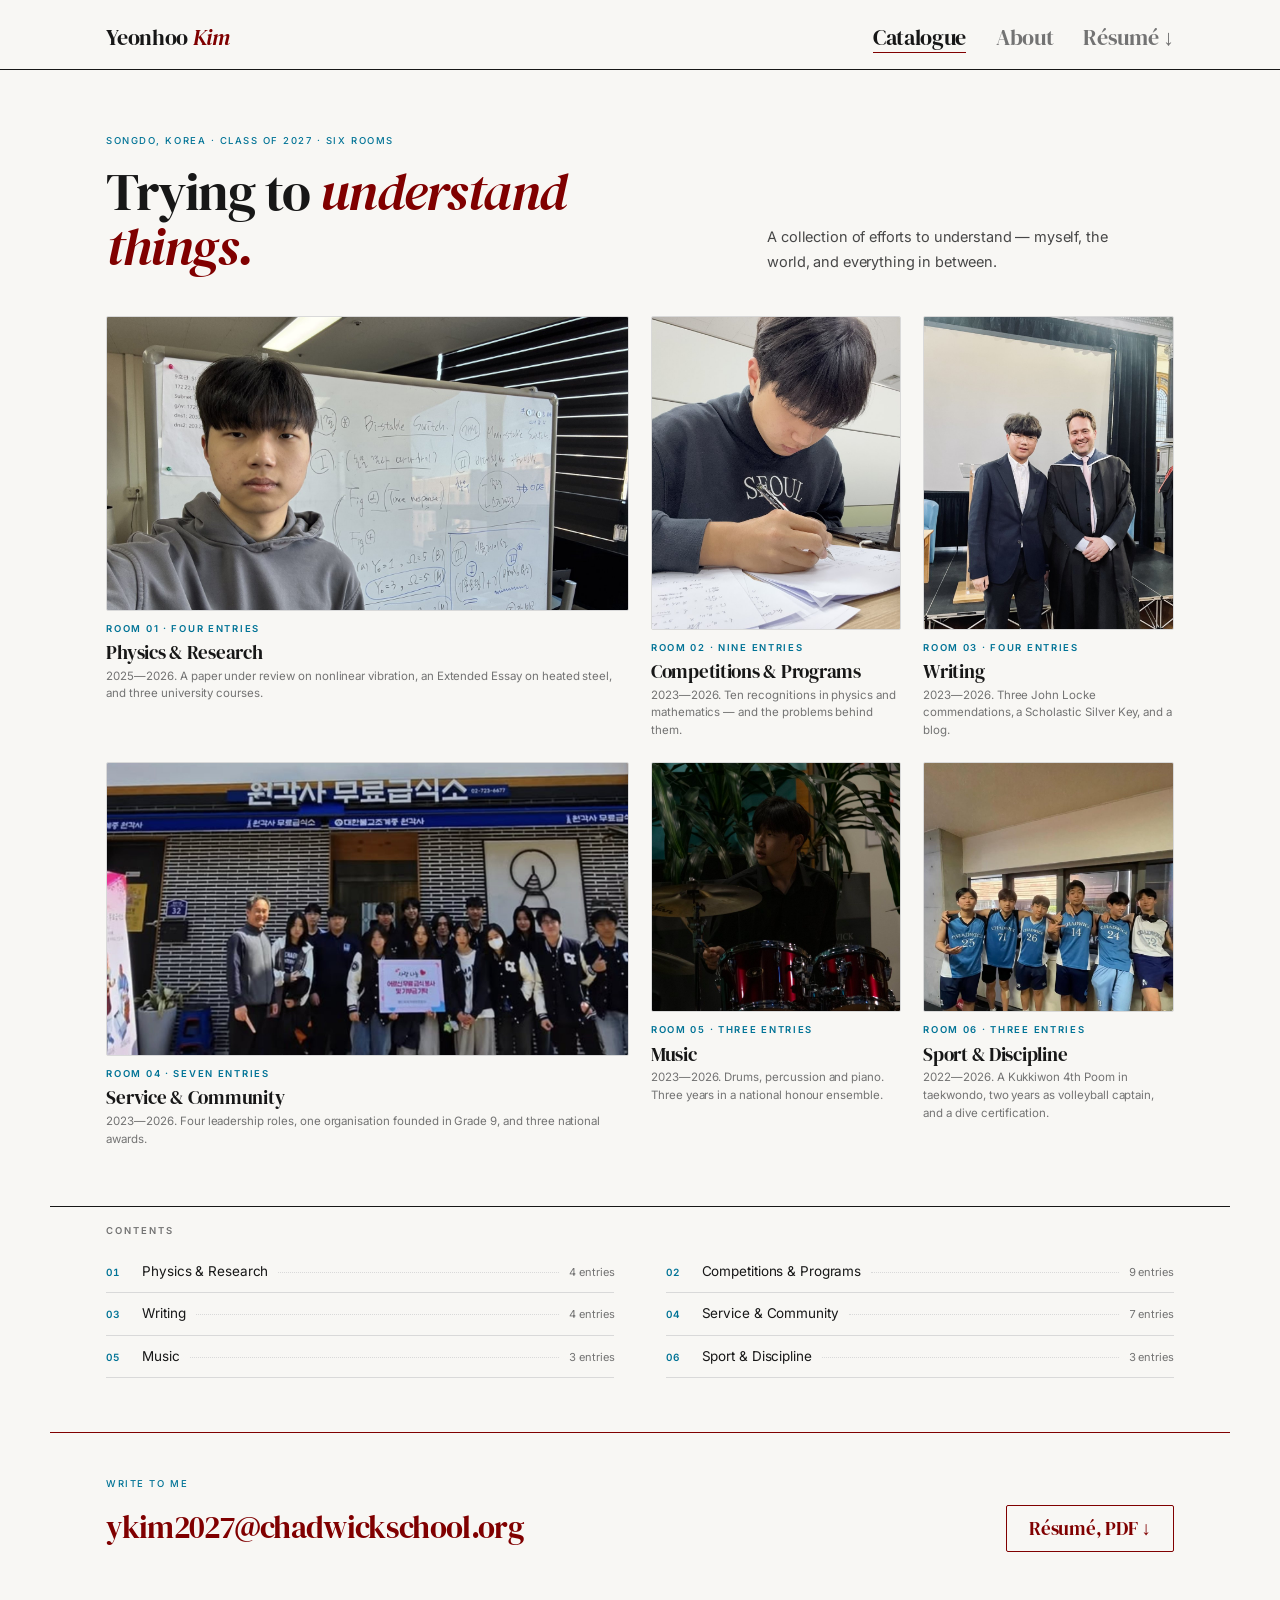
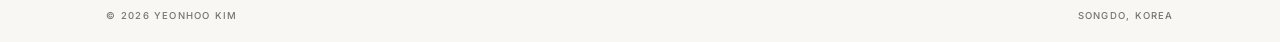
<file: index.html>
<!DOCTYPE html>
<html lang="en">
<head>
  <meta charset="utf-8">
  <meta name="viewport" content="width=device-width, initial-scale=1">
  <title>Yeonhoo Kim &mdash; Catalogue</title>
  <meta name="description" content="Physics research, competitions, writing, service, music and sport — the work of Yeonhoo Kim, Class of 2027.">

  <link rel="preconnect" href="https://fonts.googleapis.com">
  <link rel="preconnect" href="https://fonts.gstatic.com" crossorigin>
  <link href="https://fonts.googleapis.com/css2?family=DM+Serif+Display:ital@0;1&family=Inter:wght@400;500;600&display=swap" rel="stylesheet">

  <link rel="stylesheet" href="css/main.css">
  <link rel="stylesheet" href="css/index.css">
</head>
<body data-page="home">
  <a class="skip-link" href="#main">Skip to content</a>

  <header class="site-header">
    <div class="shell header-inner">
      <a class="wordmark" href="index.html">Yeonhoo <em>Kim</em></a>

      <button class="nav-toggle" type="button" aria-expanded="false" aria-controls="site-nav">Menu</button>

      <nav class="site-nav label" id="site-nav" aria-label="Main">
        <a href="index.html" class="is-current">Catalogue</a>
        <a href="about.html">About</a>
        <a href="assets/resume/Yeonhoo-Kim-Resume.pdf" download>R&eacute;sum&eacute; &#8595;</a>
      </nav>
    </div>
  </header>

  <main id="main">

    <section class="shell hero">
      <div>
        <div class="hero-eyebrow label label--deep">Songdo, Korea &middot; Class of 2027 &middot; Six rooms</div>
        <h1 class="hero-title">Trying to <em>understand things.</em></h1>
      </div>
      <p class="hero-intro">A collection of efforts to understand &mdash; myself, the world, and everything in between.</p>
    </section>

    <section class="shell wall" aria-label="Rooms">
        <a class="room-tile room-tile--wide" href="rooms/physics-research.html">
          <div class="room-tile-frame ratio-16-9">
            <img class="is-photo" src="assets/images/room-physics-tile.jpg" alt="Yeonhoo in the lab at Jeonbuk University, in front of a whiteboard showing bi-stable and mono-stable switch working" loading="lazy">
            <span class="room-tile-enter">Enter &#8594;</span>
          </div>
          <div class="room-tile-label">
            <div class="room-tile-kicker">Room 01 &middot; Four entries</div>
            <h2 class="room-tile-title">Physics &amp; Research</h2>
            <p class="room-tile-caption">2025—2026. A paper under review on nonlinear vibration, an Extended Essay on heated steel, and three university courses.</p>
          </div>
        </a>
        <a class="room-tile" href="rooms/competitions-programs.html">
          <div class="room-tile-frame ratio-4-5">
            <img class="is-photo" src="assets/images/room-competitions-tile.jpg" alt="Yeonhoo working through mathematics problems by hand at a desk" loading="lazy">
            <span class="room-tile-enter">Enter &#8594;</span>
          </div>
          <div class="room-tile-label">
            <div class="room-tile-kicker">Room 02 &middot; Nine entries</div>
            <h2 class="room-tile-title">Competitions &amp; Programs</h2>
            <p class="room-tile-caption">2023—2026. Ten recognitions in physics and mathematics — and the problems behind them.</p>
          </div>
        </a>
        <a class="room-tile" href="rooms/writing.html">
          <div class="room-tile-frame ratio-4-5">
            <img class="is-photo" src="assets/images/room-writing-tile.jpg" alt="Yeonhoo at the John Locke Institute award ceremony at the Sheldonian Theatre, Oxford" loading="lazy">
            <span class="room-tile-enter">Enter &#8594;</span>
          </div>
          <div class="room-tile-label">
            <div class="room-tile-kicker">Room 03 &middot; Four entries</div>
            <h2 class="room-tile-title">Writing</h2>
            <p class="room-tile-caption">2023—2026. Three John Locke commendations, a Scholastic Silver Key, and a blog.</p>
          </div>
        </a>
        <a class="room-tile room-tile--wide" href="rooms/service-community.html">
          <div class="room-tile-frame ratio-16-9">
            <img class="is-photo" src="assets/images/room-service-tile.jpg" alt="Culture Protectors volunteers outside the Wongaksa free meal centre" loading="lazy">
            <span class="room-tile-enter">Enter &#8594;</span>
          </div>
          <div class="room-tile-label">
            <div class="room-tile-kicker">Room 04 &middot; Seven entries</div>
            <h2 class="room-tile-title">Service &amp; Community</h2>
            <p class="room-tile-caption">2023—2026. Four leadership roles, one organisation founded in Grade 9, and three national awards.</p>
          </div>
        </a>
        <a class="room-tile" href="rooms/music.html">
          <div class="room-tile-frame ratio-1-1">
            <img class="is-photo" src="assets/images/room-music-tile.jpg" alt="Yeonhoo behind the drum kit" loading="lazy">
            <span class="room-tile-enter">Enter &#8594;</span>
          </div>
          <div class="room-tile-label">
            <div class="room-tile-kicker">Room 05 &middot; Three entries</div>
            <h2 class="room-tile-title">Music</h2>
            <p class="room-tile-caption">2023—2026. Drums, percussion and piano. Three years in a national honour ensemble.</p>
          </div>
        </a>
        <a class="room-tile" href="rooms/sport-discipline.html">
          <div class="room-tile-frame ratio-1-1">
            <img class="is-photo" src="assets/images/room-sport-tile.jpg" alt="Junior varsity volleyball team lined up in uniform" loading="lazy">
            <span class="room-tile-enter">Enter &#8594;</span>
          </div>
          <div class="room-tile-label">
            <div class="room-tile-kicker">Room 06 &middot; Three entries</div>
            <h2 class="room-tile-title">Sport &amp; Discipline</h2>
            <p class="room-tile-caption">2022—2026. A Kukkiwon 4th Poom in taekwondo, two years as volleyball captain, and a dive certification.</p>
          </div>
        </a>
    </section>

    <section class="shell contents contents--ruled">
      <h2 class="contents-heading">Contents</h2>
      <div class="contents-list">
          <a href="rooms/physics-research.html">
            <span class="contents-num">01</span>
            <span>Physics &amp; Research</span>
            <span class="contents-leader"></span>
            <span class="contents-meta">4 entries</span>
          </a>
          <a href="rooms/competitions-programs.html">
            <span class="contents-num">02</span>
            <span>Competitions &amp; Programs</span>
            <span class="contents-leader"></span>
            <span class="contents-meta">9 entries</span>
          </a>
          <a href="rooms/writing.html">
            <span class="contents-num">03</span>
            <span>Writing</span>
            <span class="contents-leader"></span>
            <span class="contents-meta">4 entries</span>
          </a>
          <a href="rooms/service-community.html">
            <span class="contents-num">04</span>
            <span>Service &amp; Community</span>
            <span class="contents-leader"></span>
            <span class="contents-meta">7 entries</span>
          </a>
          <a href="rooms/music.html">
            <span class="contents-num">05</span>
            <span>Music</span>
            <span class="contents-leader"></span>
            <span class="contents-meta">3 entries</span>
          </a>
          <a href="rooms/sport-discipline.html">
            <span class="contents-num">06</span>
            <span>Sport &amp; Discipline</span>
            <span class="contents-leader"></span>
            <span class="contents-meta">3 entries</span>
          </a>
      </div>
    </section>

  </main>

  <footer class="shell site-footer">
      <div>
        <div class="footer-label label">Write to me</div>
        <a class="footer-email" href="mailto:ykim2027@chadwickschool.org">ykim2027@chadwickschool.org</a>
      </div>
      <div class="footer-links">
        <a class="footer-resume" href="assets/resume/Yeonhoo-Kim-Resume.pdf" download>R&eacute;sum&eacute;, PDF &#8595;</a>
      </div>
  </footer>

  <div class="shell footer-colophon">
    <span>&copy; <span data-current-year>2026</span> Yeonhoo Kim</span>
    <span>Songdo, Korea</span>
  </div>

  <script src="js/main.js" defer></script>
  <script src="js/index.js" defer></script>
</body>
</html>
</file>
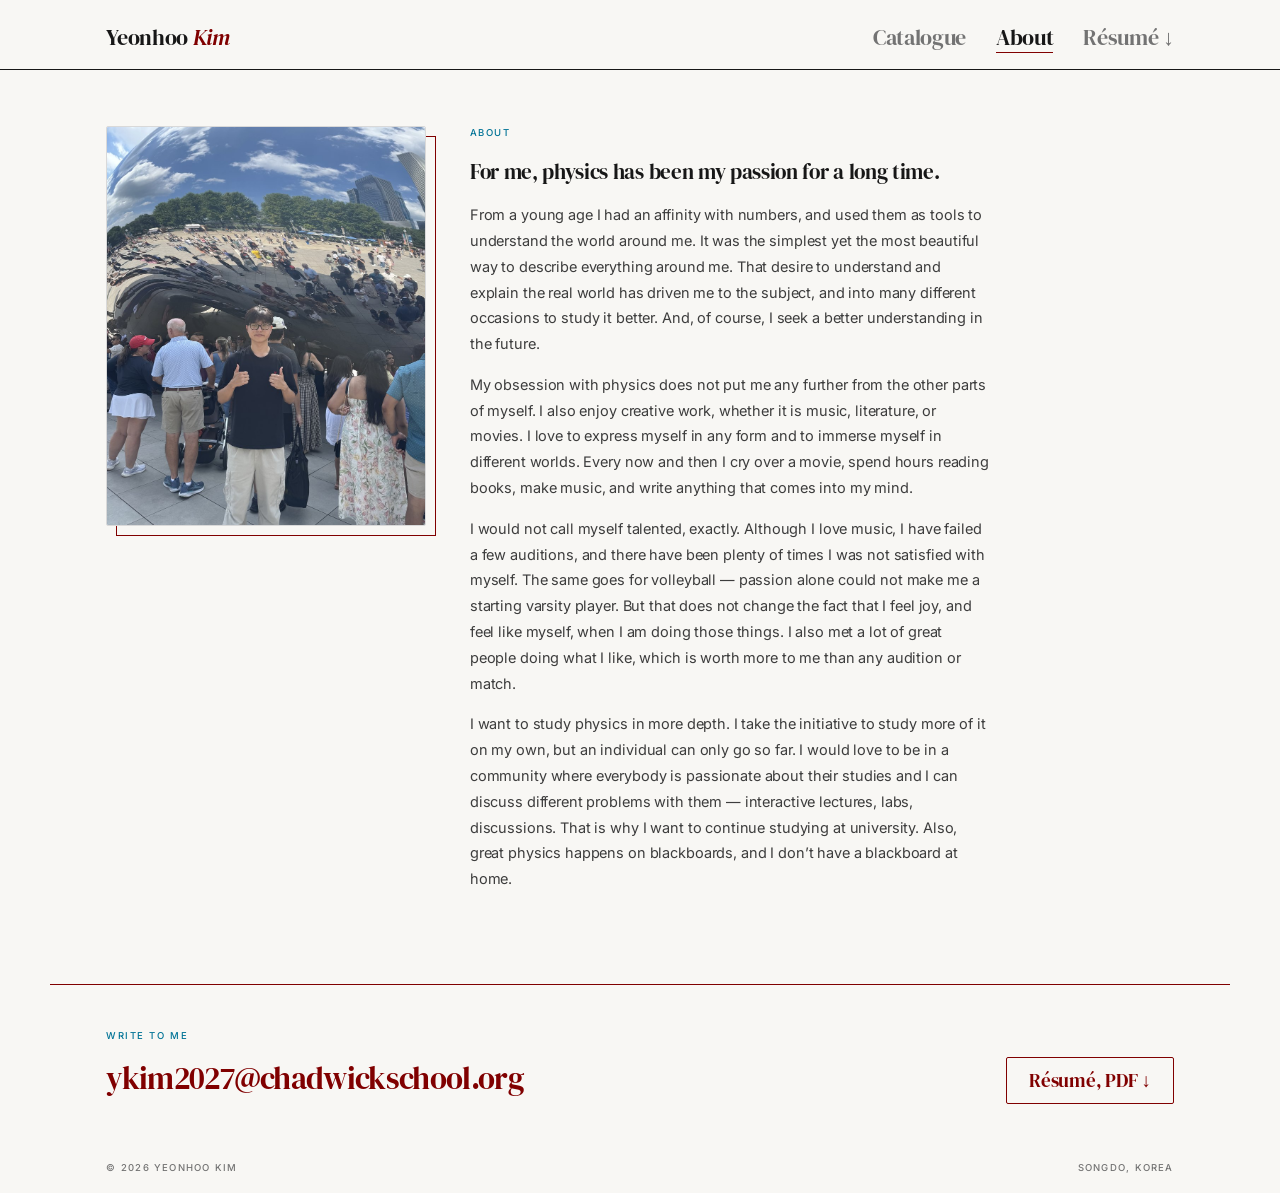
<file: about.html>
<!DOCTYPE html>
<html lang="en">
<head>
  <meta charset="utf-8">
  <meta name="viewport" content="width=device-width, initial-scale=1">
  <title>About &mdash; Yeonhoo Kim</title>
  <meta name="description" content="About Yeonhoo Kim, Class of 2027.">

  <link rel="preconnect" href="https://fonts.googleapis.com">
  <link rel="preconnect" href="https://fonts.gstatic.com" crossorigin>
  <link href="https://fonts.googleapis.com/css2?family=DM+Serif+Display:ital@0;1&family=Inter:wght@400;500;600&display=swap" rel="stylesheet">

  <link rel="stylesheet" href="css/main.css">
  <link rel="stylesheet" href="css/about.css">
</head>
<body data-page="about">
  <a class="skip-link" href="#main">Skip to content</a>

  <header class="site-header">
    <div class="shell header-inner">
      <a class="wordmark" href="index.html">Yeonhoo <em>Kim</em></a>

      <button class="nav-toggle" type="button" aria-expanded="false" aria-controls="site-nav">Menu</button>

      <nav class="site-nav label" id="site-nav" aria-label="Main">
        <a href="index.html">Catalogue</a>
        <a href="about.html" class="is-current">About</a>
        <a href="assets/resume/Yeonhoo-Kim-Resume.pdf" download>R&eacute;sum&eacute; &#8595;</a>
      </nav>
    </div>
  </header>

  <main id="main">

    <section class="shell about">
      <figure>
        <img class="about-portrait is-photo" src="assets/images/portrait.jpg"
             alt="Yeonhoo Kim at Cloud Gate in Chicago" loading="lazy">
      </figure>
      <div class="about-body">
        <div class="label label--deep">About</div>
            <p>For me, physics has been my passion for a long time.</p>
            <p>From a young age I had an affinity with numbers, and used them as tools to understand the world around me. It was the simplest yet the most beautiful way to describe everything around me. That desire to understand and explain the real world has driven me to the subject, and into many different occasions to study it better. And, of course, I seek a better understanding in the future.</p>
            <p>My obsession with physics does not put me any further from the other parts of myself. I also enjoy creative work, whether it is music, literature, or movies. I love to express myself in any form and to immerse myself in different worlds. Every now and then I cry over a movie, spend hours reading books, make music, and write anything that comes into my mind.</p>
            <p>I would not call myself talented, exactly. Although I love music, I have failed a few auditions, and there have been plenty of times I was not satisfied with myself. The same goes for volleyball &mdash; passion alone could not make me a starting varsity player. But that does not change the fact that I feel joy, and feel like myself, when I am doing those things. I also met a lot of great people doing what I like, which is worth more to me than any audition or match.</p>
            <p>I want to study physics in more depth. I take the initiative to study more of it on my own, but an individual can only go so far. I would love to be in a community where everybody is passionate about their studies and I can discuss different problems with them &mdash; interactive lectures, labs, discussions. That is why I want to continue studying at university. Also, great physics happens on blackboards, and I don&rsquo;t have a blackboard at home.</p>
      </div>
    </section>

  </main>

  <footer class="shell site-footer">
      <div>
        <div class="footer-label label">Write to me</div>
        <a class="footer-email" href="mailto:ykim2027@chadwickschool.org">ykim2027@chadwickschool.org</a>
      </div>
      <div class="footer-links">
        <a class="footer-resume" href="assets/resume/Yeonhoo-Kim-Resume.pdf" download>R&eacute;sum&eacute;, PDF &#8595;</a>
      </div>
  </footer>

  <div class="shell footer-colophon">
    <span>&copy; <span data-current-year>2026</span> Yeonhoo Kim</span>
    <span>Songdo, Korea</span>
  </div>

  <script src="js/main.js" defer></script>
  <script src="js/about.js" defer></script>
</body>
</html>
</file>
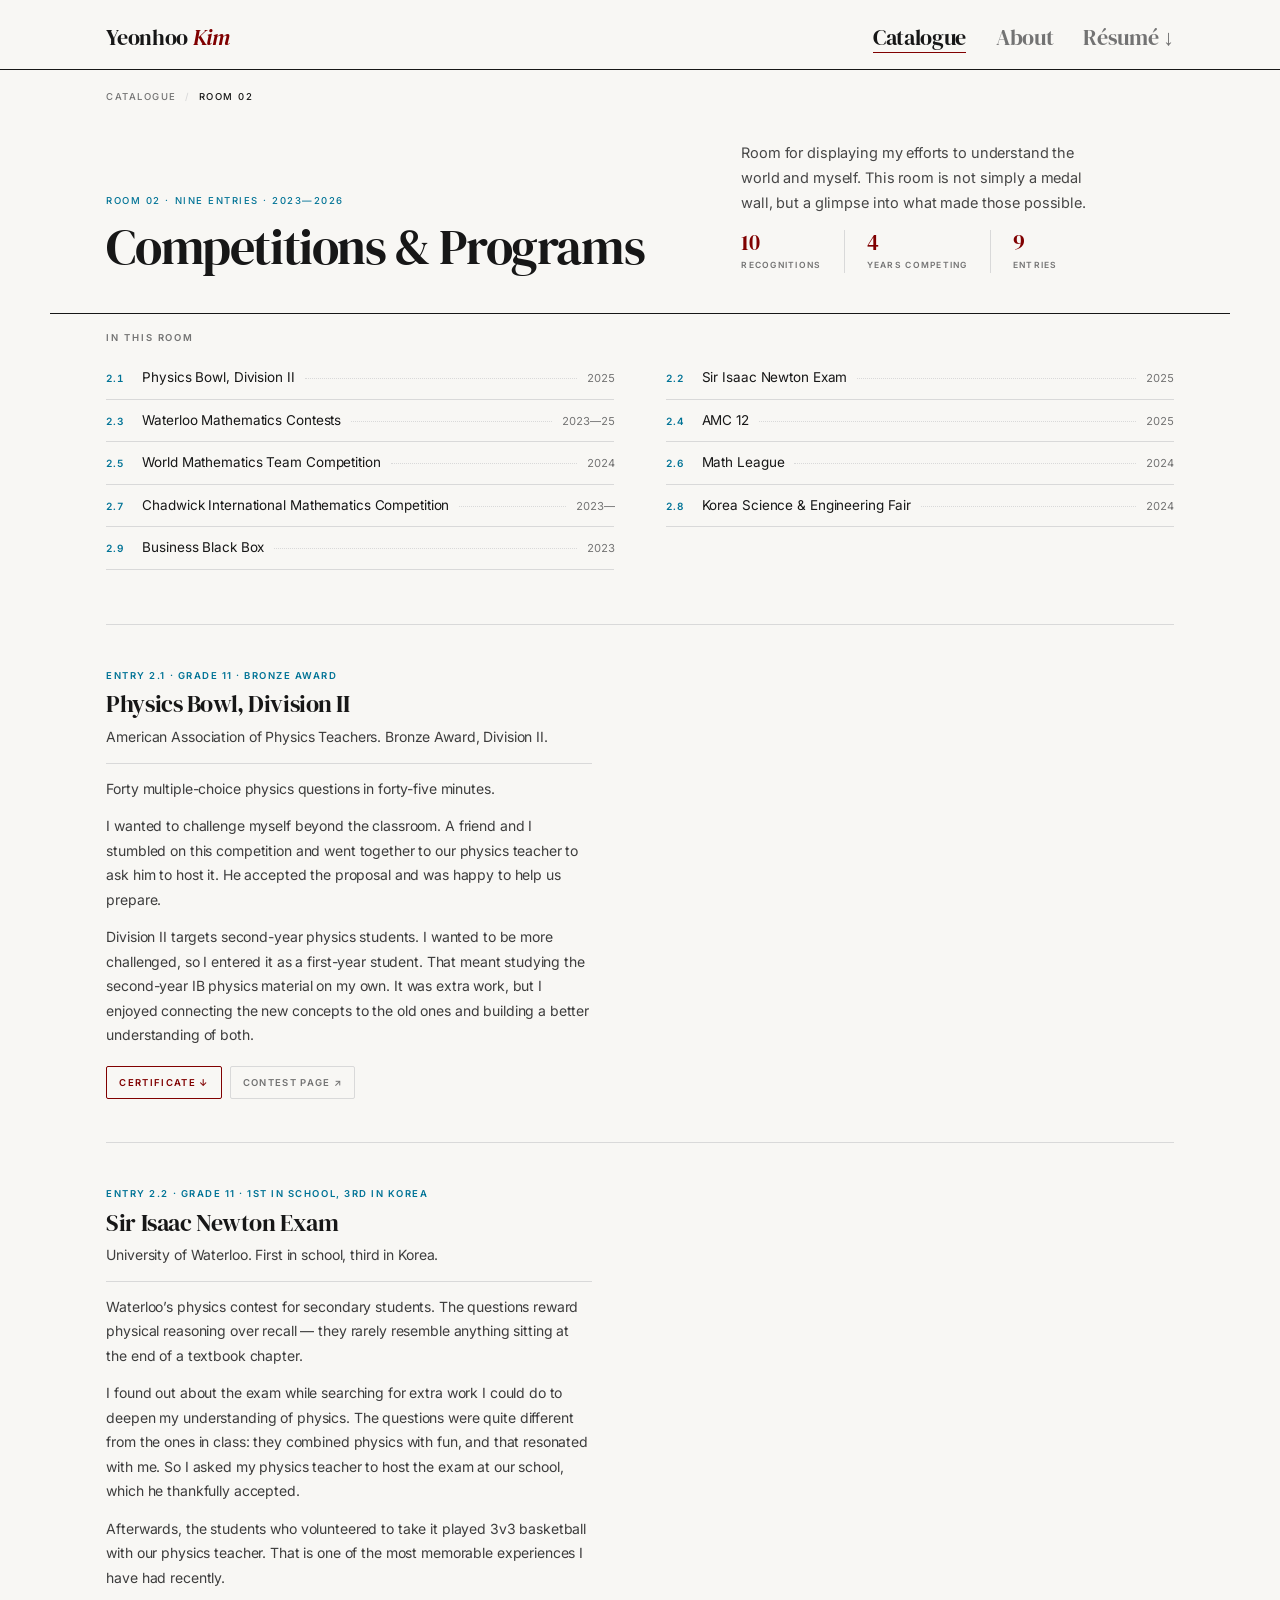
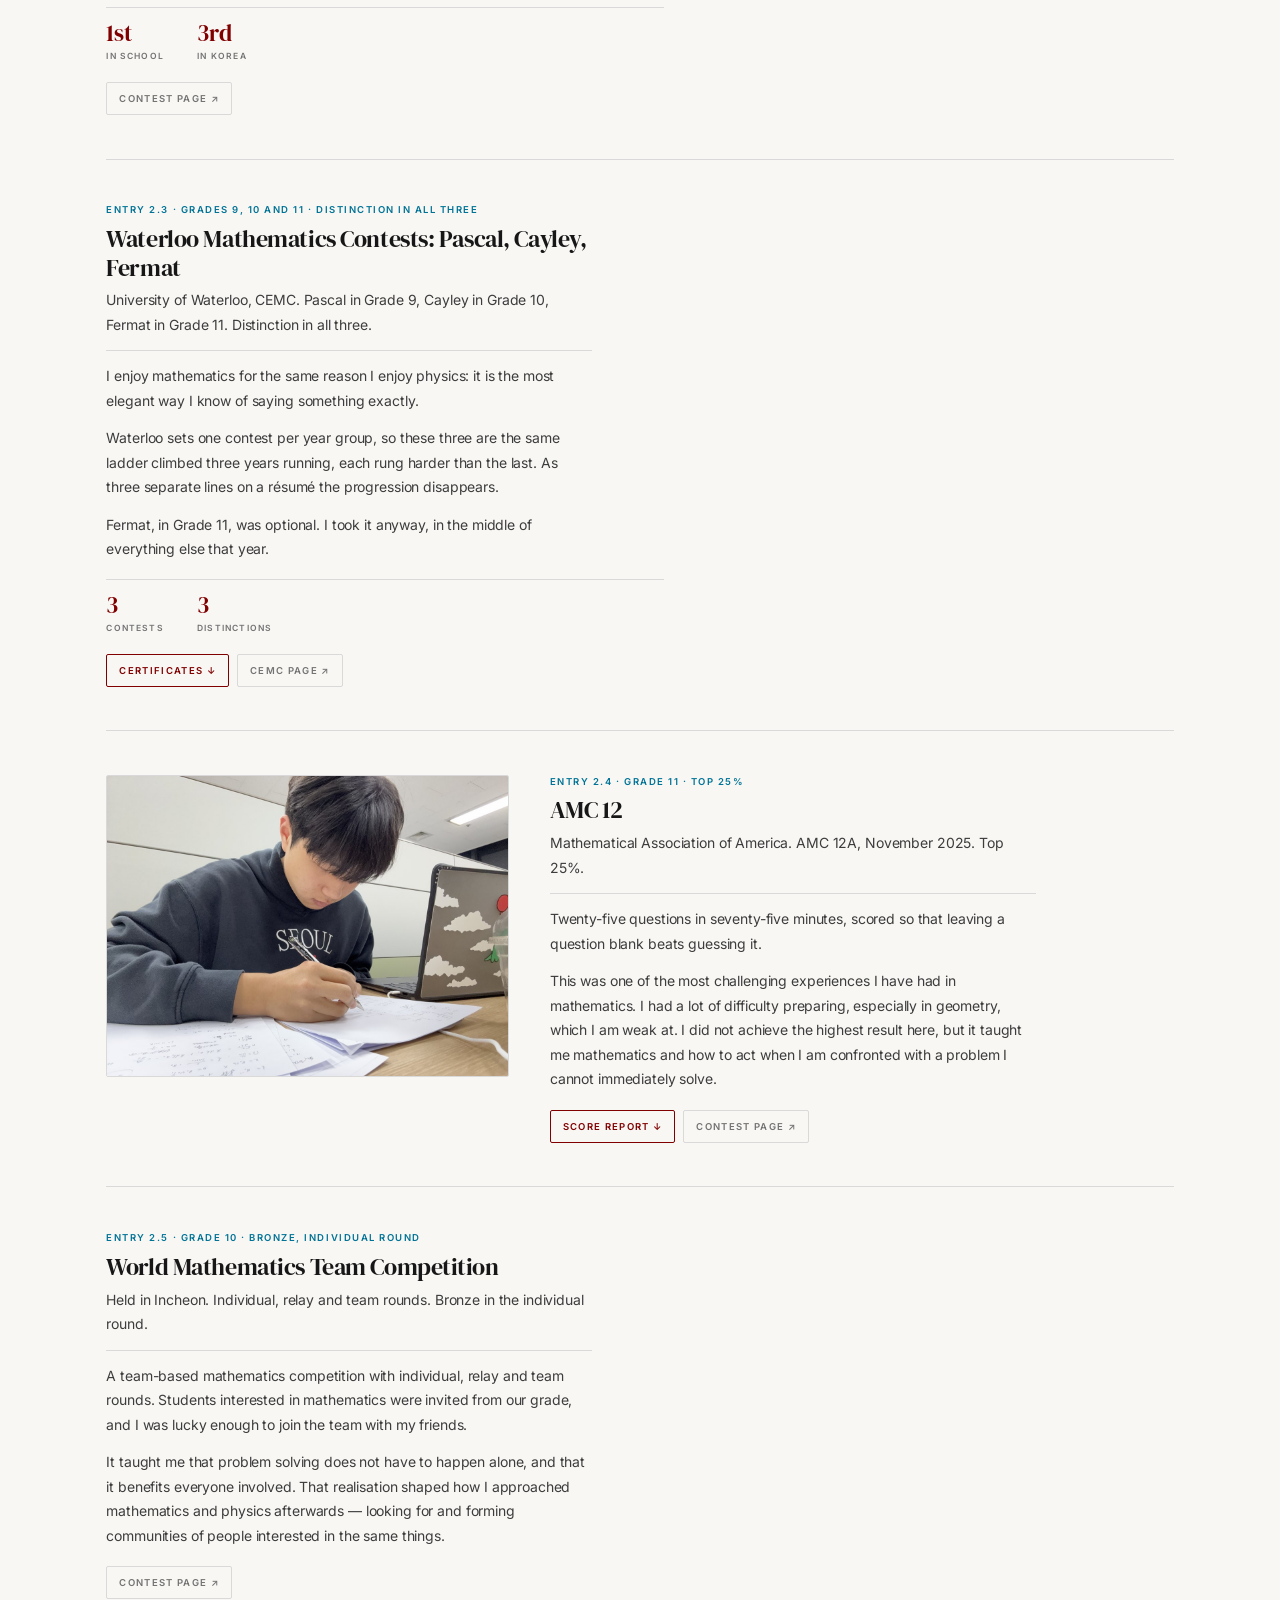
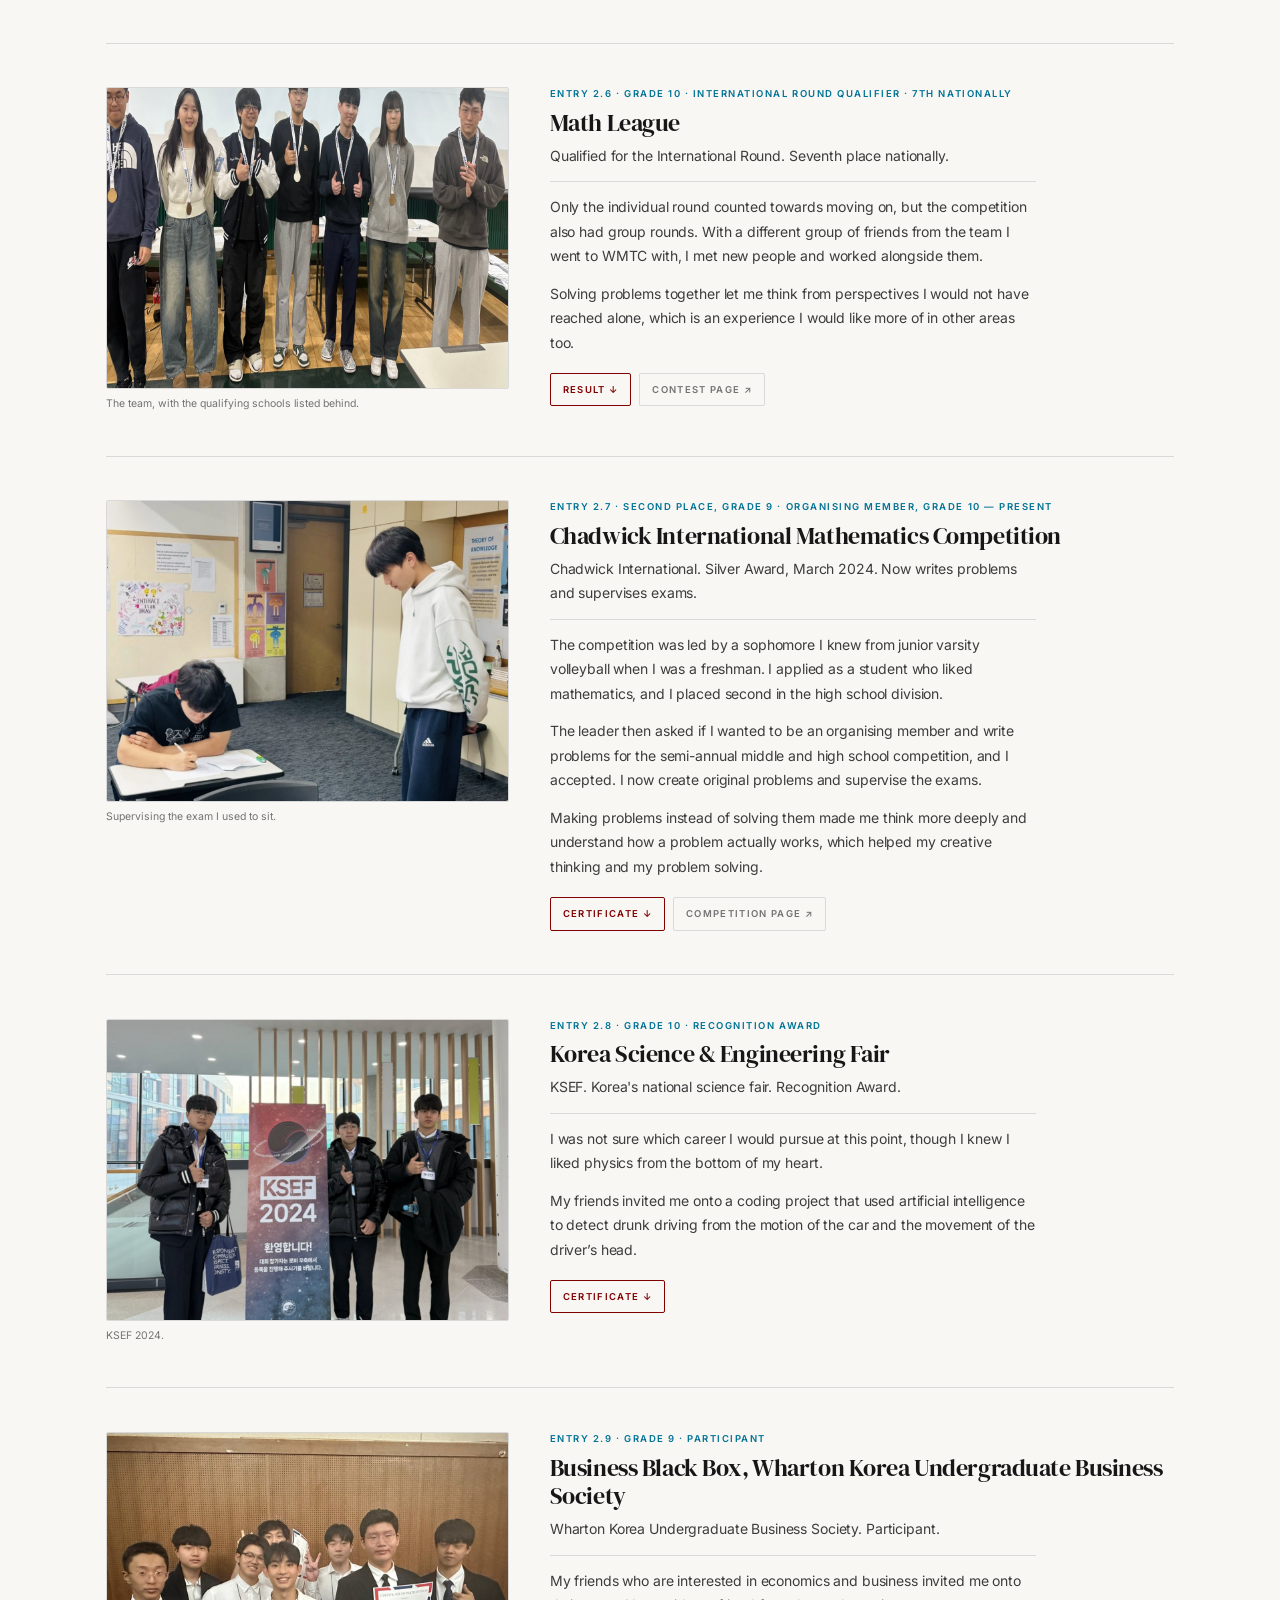
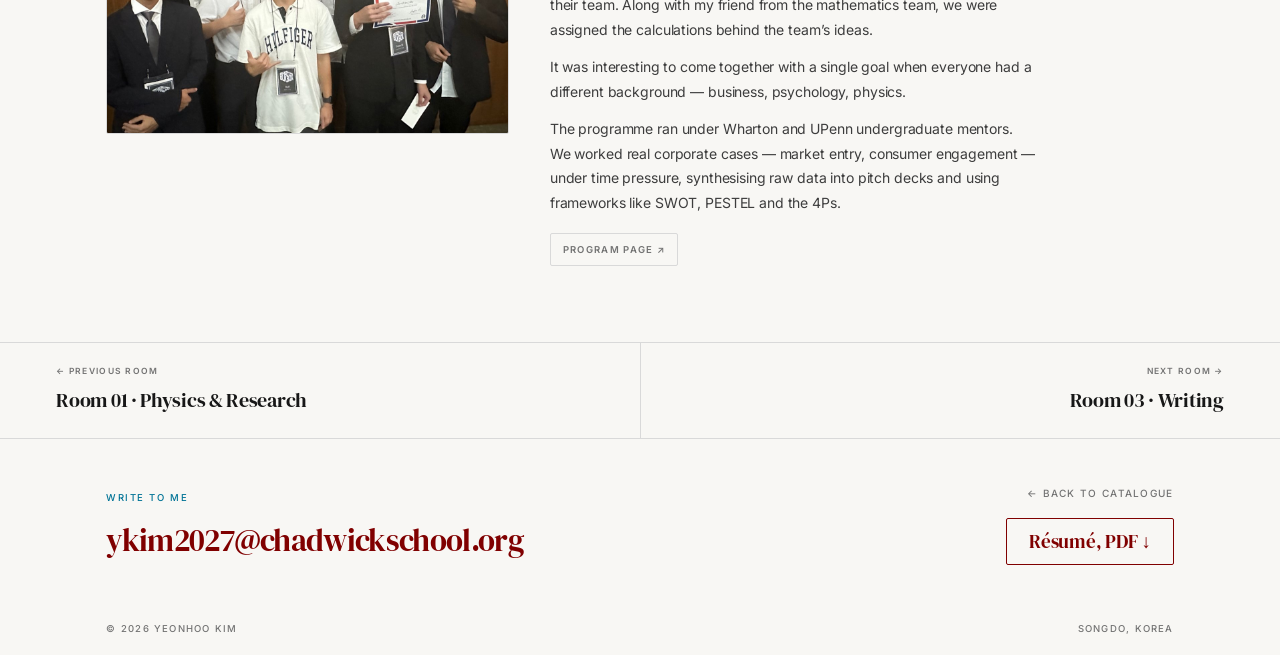
<file: rooms/competitions-programs.html>
<!DOCTYPE html>
<html lang="en">
<head>
  <meta charset="utf-8">
  <meta name="viewport" content="width=device-width, initial-scale=1">
  <title>Competitions & Programs &mdash; Yeonhoo Kim</title>
  <meta name="description" content="Room 02 of the catalogue: Competitions & Programs.">

  <link rel="preconnect" href="https://fonts.googleapis.com">
  <link rel="preconnect" href="https://fonts.gstatic.com" crossorigin>
  <link href="https://fonts.googleapis.com/css2?family=DM+Serif+Display:ital@0;1&family=Inter:wght@400;500;600&display=swap" rel="stylesheet">

  <link rel="stylesheet" href="../css/main.css">
  <link rel="stylesheet" href="../css/room-base.css">
  <link rel="stylesheet" href="../css/rooms/competitions-programs.css">
</head>
<body class="room-page" data-page="room" data-room="competitions-programs">
  <a class="skip-link" href="#main">Skip to content</a>

  <header class="site-header">
    <div class="shell header-inner">
      <a class="wordmark" href="../index.html">Yeonhoo <em>Kim</em></a>

      <button class="nav-toggle" type="button" aria-expanded="false" aria-controls="site-nav">Menu</button>

      <nav class="site-nav label" id="site-nav" aria-label="Main">
        <a href="../index.html" class="is-current">Catalogue</a>
        <a href="../about.html">About</a>
        <a href="../assets/resume/Yeonhoo-Kim-Resume.pdf" download>R&eacute;sum&eacute; &#8595;</a>
      </nav>
    </div>
  </header>

  <main id="main">

    <div class="shell crumb label">
      <a href="../index.html">Catalogue</a>
      <span class="crumb-sep">/</span>
      <span class="crumb-current">Room 02</span>
    </div>

    <header class="shell room-header">
      <div>
        <div class="room-kicker label label--deep">Room 02 &middot; Nine entries &middot; 2023—2026</div>
        <h1 class="room-title">Competitions &amp; Programs</h1>
      </div>
      <div>
        <p class="room-intro">Room for displaying my efforts to understand the world and myself. This room is not simply a medal wall, but a glimpse into what made those possible.</p>
        <div class="room-stats">
          <div class="room-stat">
            <div class="room-stat-figure">10</div>
            <div class="room-stat-caption">Recognitions</div>
          </div>
          <div class="room-stat">
            <div class="room-stat-figure">4</div>
            <div class="room-stat-caption">Years competing</div>
          </div>
          <div class="room-stat">
            <div class="room-stat-figure">9</div>
            <div class="room-stat-caption">Entries</div>
          </div>
        </div>
      </div>
    </header>

    <section class="shell contents">
      <h2 class="contents-heading">In this room</h2>
      <div class="contents-list">
          <a href="#entry-2-1" data-entry-link>
            <span class="contents-num">2.1</span>
            <span>Physics Bowl, Division II</span>
            <span class="contents-leader"></span>
            <span class="contents-meta">2025</span>
          </a>
          <a href="#entry-2-2" data-entry-link>
            <span class="contents-num">2.2</span>
            <span>Sir Isaac Newton Exam</span>
            <span class="contents-leader"></span>
            <span class="contents-meta">2025</span>
          </a>
          <a href="#entry-2-3" data-entry-link>
            <span class="contents-num">2.3</span>
            <span>Waterloo Mathematics Contests</span>
            <span class="contents-leader"></span>
            <span class="contents-meta">2023—25</span>
          </a>
          <a href="#entry-2-4" data-entry-link>
            <span class="contents-num">2.4</span>
            <span>AMC 12</span>
            <span class="contents-leader"></span>
            <span class="contents-meta">2025</span>
          </a>
          <a href="#entry-2-5" data-entry-link>
            <span class="contents-num">2.5</span>
            <span>World Mathematics Team Competition</span>
            <span class="contents-leader"></span>
            <span class="contents-meta">2024</span>
          </a>
          <a href="#entry-2-6" data-entry-link>
            <span class="contents-num">2.6</span>
            <span>Math League</span>
            <span class="contents-leader"></span>
            <span class="contents-meta">2024</span>
          </a>
          <a href="#entry-2-7" data-entry-link>
            <span class="contents-num">2.7</span>
            <span>Chadwick International Mathematics Competition</span>
            <span class="contents-leader"></span>
            <span class="contents-meta">2023—</span>
          </a>
          <a href="#entry-2-8" data-entry-link>
            <span class="contents-num">2.8</span>
            <span>Korea Science &amp; Engineering Fair</span>
            <span class="contents-leader"></span>
            <span class="contents-meta">2024</span>
          </a>
          <a href="#entry-2-9" data-entry-link>
            <span class="contents-num">2.9</span>
            <span>Business Black Box</span>
            <span class="contents-leader"></span>
            <span class="contents-meta">2023</span>
          </a>
      </div>
    </section>

    <section class="shell entries">
        <article class="entry entry--text" id="entry-2-1">
          <div class="entry-body">
            <div class="entry-number">Entry 2.1 &middot; Grade 11 &middot; Bronze Award</div>
            <h3 class="entry-title">Physics Bowl, Division II</h3>
            <p class="entry-label">American Association of Physics Teachers. Bronze Award, Division II.</p>
            <p>Forty multiple-choice physics questions in forty-five minutes.</p>
            <p>I wanted to challenge myself beyond the classroom. A friend and I stumbled on this competition and went together to our physics teacher to ask him to host it. He accepted the proposal and was happy to help us prepare.</p>
            <p>Division II targets second-year physics students. I wanted to be more challenged, so I entered it as a first-year student. That meant studying the second-year IB physics material on my own. It was extra work, but I enjoyed connecting the new concepts to the old ones and building a better understanding of both.</p>
            <div class="chips">
              <a class="chip chip--primary" href="../assets/docs/physicsbowl-certificate.pdf" download>Certificate &#8595;</a>
              <a class="chip" href="https://www.aapt.org/Programs/PhysicsBowl/index.cfm" target="_blank" rel="noopener">Contest page &#8599;</a>
            </div>
          </div>
        </article>
        <article class="entry entry--text" id="entry-2-2">
          <div class="entry-body">
            <div class="entry-number">Entry 2.2 &middot; Grade 11 &middot; 1st in School, 3rd in Korea</div>
            <h3 class="entry-title">Sir Isaac Newton Exam</h3>
            <p class="entry-label">University of Waterloo. First in school, third in Korea.</p>
            <p>Waterloo&rsquo;s physics contest for secondary students. The questions reward physical reasoning over recall &mdash; they rarely resemble anything sitting at the end of a textbook chapter.</p>
            <p>I found out about the exam while searching for extra work I could do to deepen my understanding of physics. The questions were quite different from the ones in class: they combined physics with fun, and that resonated with me. So I asked my physics teacher to host the exam at our school, which he thankfully accepted.</p>
            <p>Afterwards, the students who volunteered to take it played 3v3 basketball with our physics teacher. That is one of the most memorable experiences I have had recently.</p>
            <div class="entry-facts">
          <div class="entry-fact-item">
            <div class="entry-fact-figure">1st</div>
            <div class="entry-fact-caption">In school</div>
          </div>
          <div class="entry-fact-item">
            <div class="entry-fact-figure">3rd</div>
            <div class="entry-fact-caption">In Korea</div>
          </div>
            </div>
            <div class="chips">
              <a class="chip" href="https://uwaterloo.ca/centre-advanced-science-education/science-contests/sir-isaac-newton-exam" target="_blank" rel="noopener">Contest page &#8599;</a>
            </div>
          </div>
        </article>
        <article class="entry entry--text" id="entry-2-3">
          <div class="entry-body">
            <div class="entry-number">Entry 2.3 &middot; Grades 9, 10 and 11 &middot; Distinction in all three</div>
            <h3 class="entry-title">Waterloo Mathematics Contests: Pascal, Cayley, Fermat</h3>
            <p class="entry-label">University of Waterloo, CEMC. Pascal in Grade 9, Cayley in Grade 10, Fermat in Grade 11. Distinction in all three.</p>
            <p>I enjoy mathematics for the same reason I enjoy physics: it is the most elegant way I know of saying something exactly.</p>
            <p>Waterloo sets one contest per year group, so these three are the same ladder climbed three years running, each rung harder than the last. As three separate lines on a r&eacute;sum&eacute; the progression disappears.</p>
            <p>Fermat, in Grade 11, was optional. I took it anyway, in the middle of everything else that year.</p>
            <div class="entry-facts">
          <div class="entry-fact-item">
            <div class="entry-fact-figure">3</div>
            <div class="entry-fact-caption">Contests</div>
          </div>
          <div class="entry-fact-item">
            <div class="entry-fact-figure">3</div>
            <div class="entry-fact-caption">Distinctions</div>
          </div>
            </div>
            <div class="chips">
              <a class="chip chip--primary" href="../assets/docs/waterloo-contest-certificates.pdf" download>Certificates &#8595;</a>
              <a class="chip" href="https://cemc.uwaterloo.ca/contests/pcf" target="_blank" rel="noopener">CEMC page &#8599;</a>
            </div>
          </div>
        </article>
        <article class="entry" id="entry-2-4">
          <div class="entry-media">
            <figure>
              <img class="entry-shot is-photo" src="../assets/images/working-problems.jpg" alt="Working through mathematics problems by hand at a desk, loose sheets stacked beside a laptop" loading="lazy">
            </figure>
          </div>
          <div class="entry-body">
            <div class="entry-number">Entry 2.4 &middot; Grade 11 &middot; Top 25%</div>
            <h3 class="entry-title">AMC 12</h3>
            <p class="entry-label">Mathematical Association of America. AMC 12A, November 2025. Top 25%.</p>
            <p>Twenty-five questions in seventy-five minutes, scored so that leaving a question blank beats guessing it.</p>
            <p>This was one of the most challenging experiences I have had in mathematics. I had a lot of difficulty preparing, especially in geometry, which I am weak at. I did not achieve the highest result here, but it taught me mathematics and how to act when I am confronted with a problem I cannot immediately solve.</p>
            <div class="chips">
              <a class="chip chip--primary" href="../assets/docs/amc12-result.pdf" download>Score report &#8595;</a>
              <a class="chip" href="https://maa.org/student-programs/amc/" target="_blank" rel="noopener">Contest page &#8599;</a>
            </div>
          </div>
        </article>
        <article class="entry entry--text" id="entry-2-5">
          <div class="entry-body">
            <div class="entry-number">Entry 2.5 &middot; Grade 10 &middot; Bronze, Individual round</div>
            <h3 class="entry-title">World Mathematics Team Competition</h3>
            <p class="entry-label">Held in Incheon. Individual, relay and team rounds. Bronze in the individual round.</p>
            <p>A team-based mathematics competition with individual, relay and team rounds. Students interested in mathematics were invited from our grade, and I was lucky enough to join the team with my friends.</p>
            <p>It taught me that problem solving does not have to happen alone, and that it benefits everyone involved. That realisation shaped how I approached mathematics and physics afterwards &mdash; looking for and forming communities of people interested in the same things.</p>
            <div class="chips">
              <a class="chip" href="https://wmtc.international/" target="_blank" rel="noopener">Contest page &#8599;</a>
            </div>
          </div>
        </article>
        <article class="entry" id="entry-2-6">
          <div class="entry-media">
            <figure>
              <img class="entry-shot is-photo" src="../assets/images/math-league-team.jpg" alt="The Math League team with their medals, schools listed on the screen behind" loading="lazy">
              <figcaption>The team, with the qualifying schools listed behind.</figcaption>
            </figure>
          </div>
          <div class="entry-body">
            <div class="entry-number">Entry 2.6 &middot; Grade 10 &middot; International Round Qualifier &middot; 7th nationally</div>
            <h3 class="entry-title">Math League</h3>
            <p class="entry-label">Qualified for the International Round. Seventh place nationally.</p>
            <p>Only the individual round counted towards moving on, but the competition also had group rounds. With a different group of friends from the team I went to WMTC with, I met new people and worked alongside them.</p>
            <p>Solving problems together let me think from perspectives I would not have reached alone, which is an experience I would like more of in other areas too.</p>
            <div class="chips">
              <a class="chip chip--primary" href="../assets/docs/math-league-certificate.pdf" download>Result &#8595;</a>
              <a class="chip" href="https://www.mathleague.org/" target="_blank" rel="noopener">Contest page &#8599;</a>
            </div>
          </div>
        </article>
        <article class="entry" id="entry-2-7">
          <div class="entry-media">
            <figure>
              <img class="entry-shot is-photo" src="../assets/images/cimc-supervising.jpg" alt="Yeonhoo supervising a student during the Chadwick International Mathematics Competition" loading="lazy">
              <figcaption>Supervising the exam I used to sit.</figcaption>
            </figure>
          </div>
          <div class="entry-body">
            <div class="entry-number">Entry 2.7 &middot; Second place, Grade 9 &middot; Organising member, Grade 10 — present</div>
            <h3 class="entry-title">Chadwick International Mathematics Competition</h3>
            <p class="entry-label">Chadwick International. Silver Award, March 2024. Now writes problems and supervises exams.</p>
            <p>The competition was led by a sophomore I knew from junior varsity volleyball when I was a freshman. I applied as a student who liked mathematics, and I placed second in the high school division.</p>
            <p>The leader then asked if I wanted to be an organising member and write problems for the semi-annual middle and high school competition, and I accepted. I now create original problems and supervise the exams.</p>
            <p>Making problems instead of solving them made me think more deeply and understand how a problem actually works, which helped my creative thinking and my problem solving.</p>
            <div class="chips">
              <a class="chip chip--primary" href="../assets/docs/cimc-certificate.pdf" download>Certificate &#8595;</a>
              <a class="chip" href="https://www.instagram.com/ci_mathcompetition/" target="_blank" rel="noopener">Competition page &#8599;</a>
            </div>
          </div>
        </article>
        <article class="entry" id="entry-2-8">
          <div class="entry-media">
            <figure>
              <img class="entry-shot is-photo" src="../assets/images/ksef-team.jpg" alt="The project team at the KSEF 2024 entrance banner" loading="lazy">
              <figcaption>KSEF 2024.</figcaption>
            </figure>
          </div>
          <div class="entry-body">
            <div class="entry-number">Entry 2.8 &middot; Grade 10 &middot; Recognition Award</div>
            <h3 class="entry-title">Korea Science &amp; Engineering Fair</h3>
            <p class="entry-label">KSEF. Korea's national science fair. Recognition Award.</p>
            <p>I was not sure which career I would pursue at this point, though I knew I liked physics from the bottom of my heart.</p>
            <p>My friends invited me onto a coding project that used artificial intelligence to detect drunk driving from the motion of the car and the movement of the driver&rsquo;s head.</p>
            <div class="chips">
              <a class="chip chip--primary" href="../assets/docs/ksef-certificate.pdf" download>Certificate &#8595;</a>
            </div>
          </div>
        </article>
        <article class="entry" id="entry-2-9">
          <div class="entry-media">
            <figure>
              <img class="entry-shot is-photo" src="../assets/images/business-black-box.jpg" alt="The Business Black Box team after the final presentation" loading="lazy">
            </figure>
          </div>
          <div class="entry-body">
            <div class="entry-number">Entry 2.9 &middot; Grade 9 &middot; Participant</div>
            <h3 class="entry-title">Business Black Box, Wharton Korea Undergraduate Business Society</h3>
            <p class="entry-label">Wharton Korea Undergraduate Business Society. Participant.</p>
            <p>My friends who are interested in economics and business invited me onto their team. Along with my friend from the mathematics team, we were assigned the calculations behind the team&rsquo;s ideas.</p>
            <p>It was interesting to come together with a single goal when everyone had a different background &mdash; business, psychology, physics.</p>
            <p>The programme ran under Wharton and UPenn undergraduate mentors. We worked real corporate cases &mdash; market entry, consumer engagement &mdash; under time pressure, synthesising raw data into pitch decks and using frameworks like SWOT, PESTEL and the 4Ps.</p>
            <div class="chips">
              <a class="chip" href="https://www.bizblackbox.com/ko/home" target="_blank" rel="noopener">Program page &#8599;</a>
            </div>
          </div>
        </article>
    </section>

    <nav class="room-nav" aria-label="Rooms">
      <a href="physics-research.html">
        <div class="room-nav-label">&#8592; Previous room</div>
        <div class="room-nav-title">Room 01 &middot; Physics &amp; Research</div>
      </a>
      <a class="room-nav-next" href="writing.html">
        <div class="room-nav-label">Next room &#8594;</div>
        <div class="room-nav-title">Room 03 &middot; Writing</div>
      </a>
    </nav>

  </main>

  <footer class="shell site-footer">
      <div>
        <div class="footer-label label">Write to me</div>
        <a class="footer-email" href="mailto:ykim2027@chadwickschool.org">ykim2027@chadwickschool.org</a>
      </div>
      <div class="footer-links">
        <div class="footer-small"><a href="../index.html">&#8592; Back to catalogue</a></div>
        <a class="footer-resume" href="../assets/resume/Yeonhoo-Kim-Resume.pdf" download>R&eacute;sum&eacute;, PDF &#8595;</a>
      </div>
  </footer>

  <div class="shell footer-colophon">
    <span>&copy; <span data-current-year>2026</span> Yeonhoo Kim</span>
    <span>Songdo, Korea</span>
  </div>

  <script src="../js/main.js" defer></script>
  <script src="../js/room-base.js" defer></script>
  <script src="../js/rooms/competitions-programs.js" defer></script>
</body>
</html>
</file>
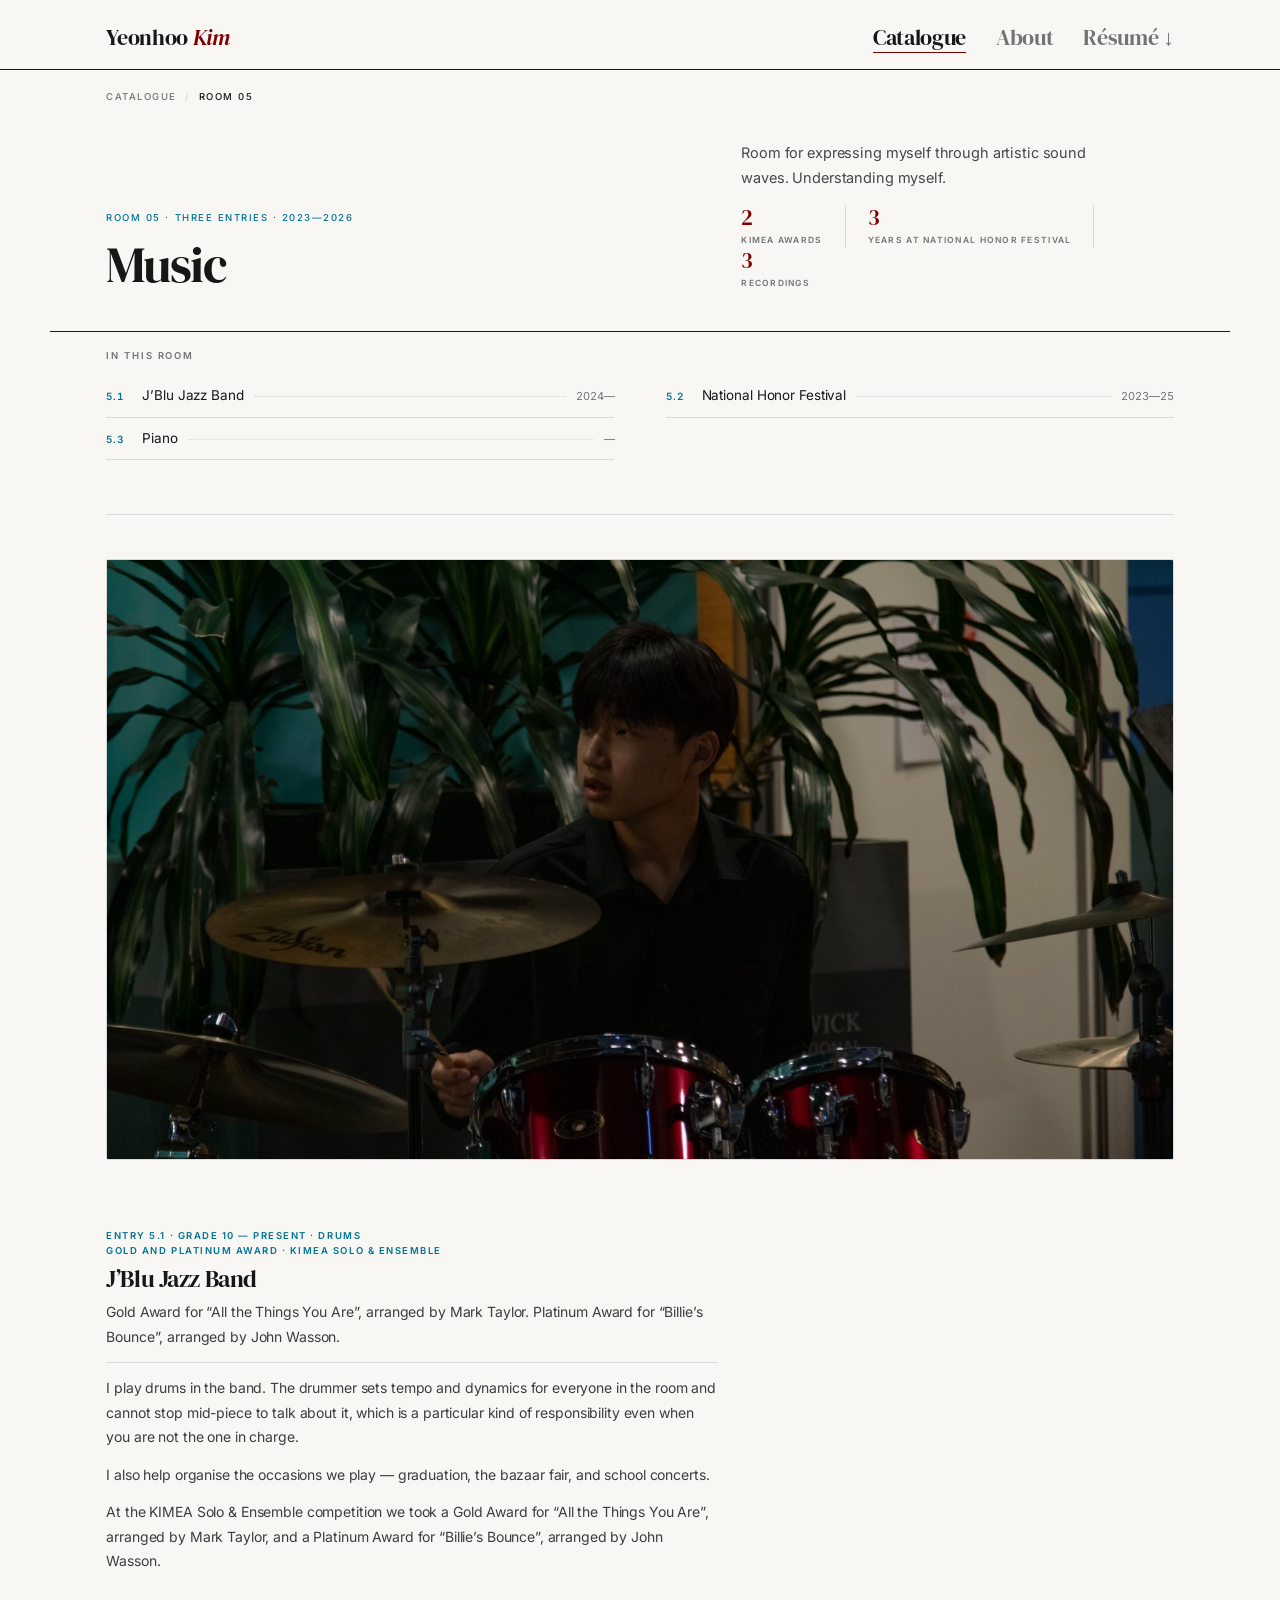
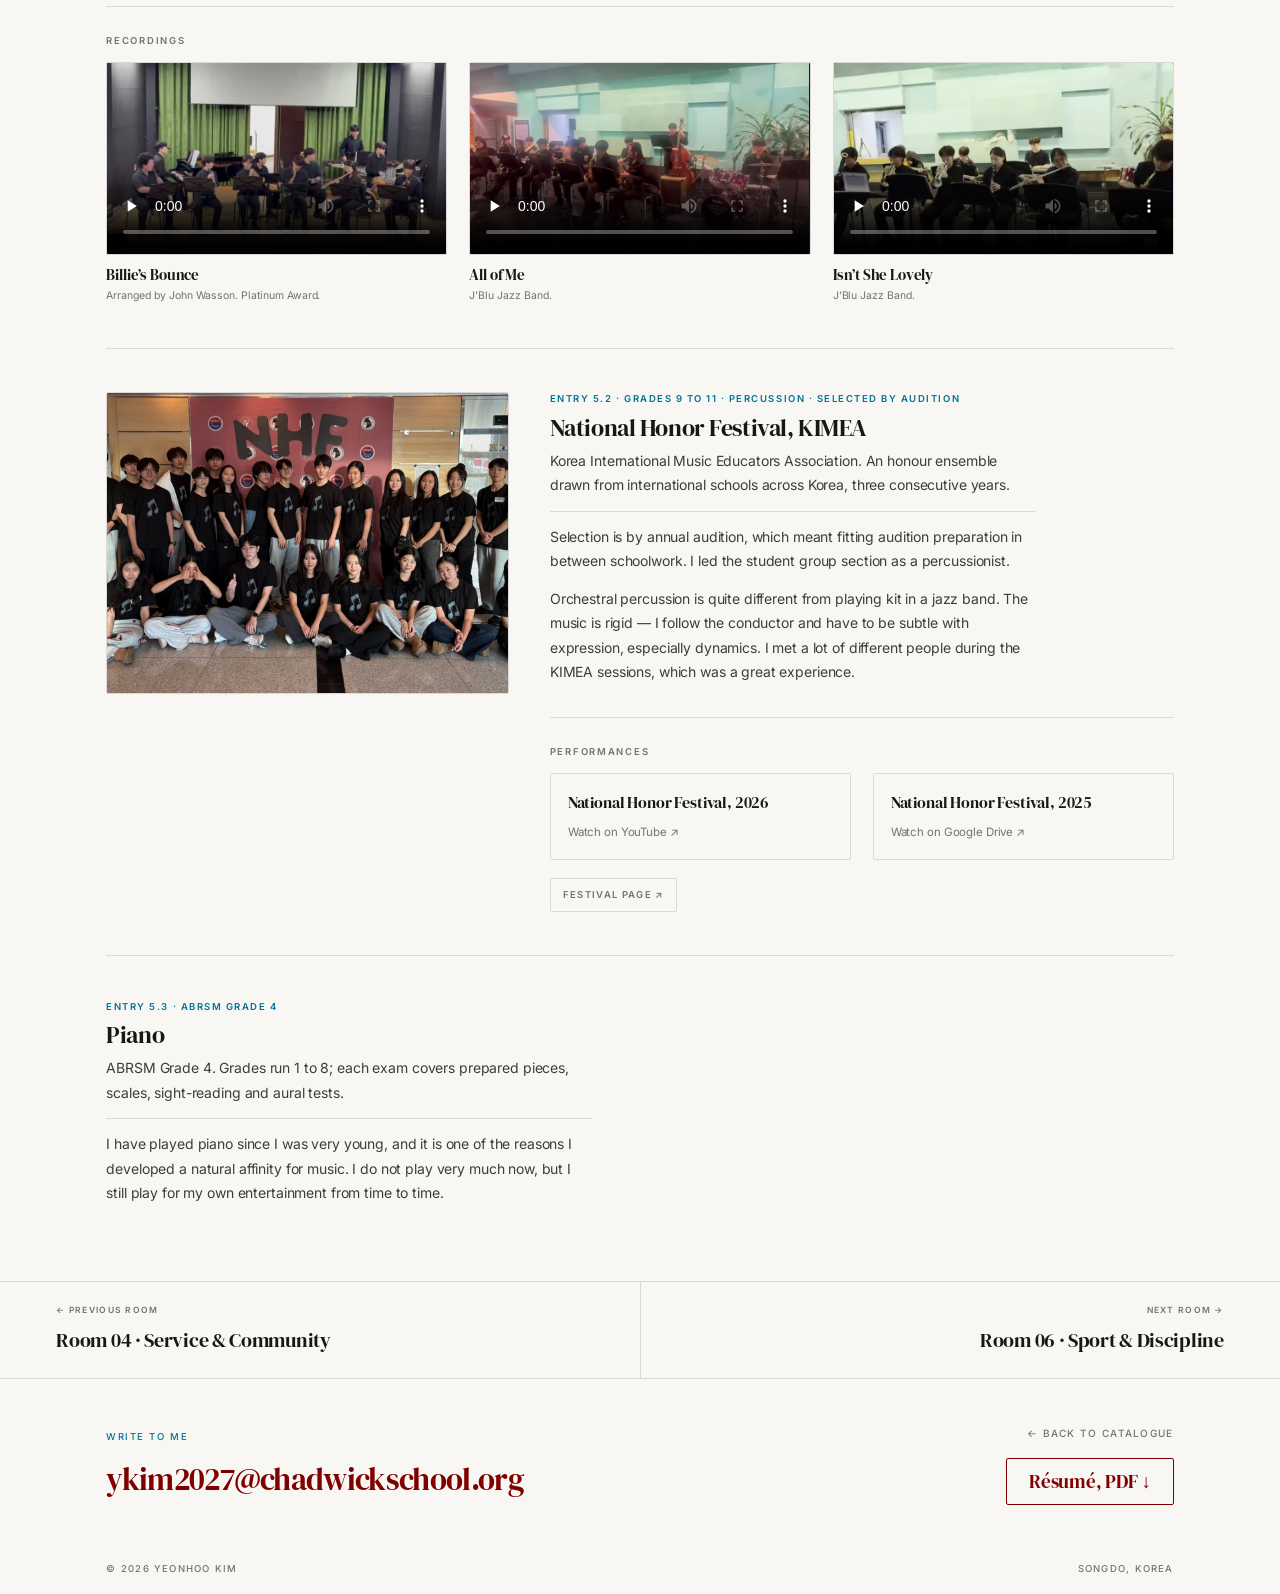
<file: rooms/music.html>
<!DOCTYPE html>
<html lang="en">
<head>
  <meta charset="utf-8">
  <meta name="viewport" content="width=device-width, initial-scale=1">
  <title>Music &mdash; Yeonhoo Kim</title>
  <meta name="description" content="Room 05 of the catalogue: Music.">

  <link rel="preconnect" href="https://fonts.googleapis.com">
  <link rel="preconnect" href="https://fonts.gstatic.com" crossorigin>
  <link href="https://fonts.googleapis.com/css2?family=DM+Serif+Display:ital@0;1&family=Inter:wght@400;500;600&display=swap" rel="stylesheet">

  <link rel="stylesheet" href="../css/main.css">
  <link rel="stylesheet" href="../css/room-base.css">
  <link rel="stylesheet" href="../css/rooms/music.css">
</head>
<body class="room-page" data-page="room" data-room="music">
  <a class="skip-link" href="#main">Skip to content</a>

  <header class="site-header">
    <div class="shell header-inner">
      <a class="wordmark" href="../index.html">Yeonhoo <em>Kim</em></a>

      <button class="nav-toggle" type="button" aria-expanded="false" aria-controls="site-nav">Menu</button>

      <nav class="site-nav label" id="site-nav" aria-label="Main">
        <a href="../index.html" class="is-current">Catalogue</a>
        <a href="../about.html">About</a>
        <a href="../assets/resume/Yeonhoo-Kim-Resume.pdf" download>R&eacute;sum&eacute; &#8595;</a>
      </nav>
    </div>
  </header>

  <main id="main">

    <div class="shell crumb label">
      <a href="../index.html">Catalogue</a>
      <span class="crumb-sep">/</span>
      <span class="crumb-current">Room 05</span>
    </div>

    <header class="shell room-header">
      <div>
        <div class="room-kicker label label--deep">Room 05 &middot; Three entries &middot; 2023—2026</div>
        <h1 class="room-title">Music</h1>
      </div>
      <div>
        <p class="room-intro">Room for expressing myself through artistic sound waves. Understanding myself.</p>
        <div class="room-stats">
          <div class="room-stat">
            <div class="room-stat-figure">2</div>
            <div class="room-stat-caption">KIMEA awards</div>
          </div>
          <div class="room-stat">
            <div class="room-stat-figure">3</div>
            <div class="room-stat-caption">Years at National Honor Festival</div>
          </div>
          <div class="room-stat">
            <div class="room-stat-figure">3</div>
            <div class="room-stat-caption">Recordings</div>
          </div>
        </div>
      </div>
    </header>

    <section class="shell contents">
      <h2 class="contents-heading">In this room</h2>
      <div class="contents-list">
          <a href="#entry-5-1" data-entry-link>
            <span class="contents-num">5.1</span>
            <span>J&rsquo;Blu Jazz Band</span>
            <span class="contents-leader"></span>
            <span class="contents-meta">2024—</span>
          </a>
          <a href="#entry-5-2" data-entry-link>
            <span class="contents-num">5.2</span>
            <span>National Honor Festival</span>
            <span class="contents-leader"></span>
            <span class="contents-meta">2023—25</span>
          </a>
          <a href="#entry-5-3" data-entry-link>
            <span class="contents-num">5.3</span>
            <span>Piano</span>
            <span class="contents-leader"></span>
            <span class="contents-meta">—</span>
          </a>
      </div>
    </section>

    <section class="shell entries">
        <article class="entry entry--wide" id="entry-5-1">
          <figure class="entry-lead">
            <img class="is-photo ratio-16-9" src="../assets/images/jblue-drums.jpg" alt="Yeonhoo behind the drum kit during a J'Blu Jazz Band performance" loading="lazy">
          </figure>
          <div class="entry-body">
            <div class="entry-number">Entry 5.1 &middot; Grade 10 — present &middot; Drums<br>Gold and Platinum Award &middot; KIMEA Solo &amp; Ensemble</div>
            <h3 class="entry-title">J&rsquo;Blu Jazz Band</h3>
            <p class="entry-label">Gold Award for &ldquo;All the Things You Are&rdquo;, arranged by Mark Taylor. Platinum Award for &ldquo;Billie&rsquo;s Bounce&rdquo;, arranged by John Wasson.</p>
            <p>I play drums in the band. The drummer sets tempo and dynamics for everyone in the room and cannot stop mid-piece to talk about it, which is a particular kind of responsibility even when you are not the one in charge.</p>
            <p>I also help organise the occasions we play &mdash; graduation, the bazaar fair, and school concerts.</p>
            <p>At the KIMEA Solo &amp; Ensemble competition we took a Gold Award for &ldquo;All the Things You Are&rdquo;, arranged by Mark Taylor, and a Platinum Award for &ldquo;Billie&rsquo;s Bounce&rdquo;, arranged by John Wasson.</p>
            <div class="entry-media-below">
              <h4 class="media-heading">Recordings</h4>
              <div class="media-grid">
              <figure>
                <video controls preload="none" poster="../assets/media/billies-bounce-poster.jpg">
                  <source src="../assets/media/billies-bounce.mp4" type="video/mp4">
                  Your browser cannot play this video.
                </video>
                <figcaption><strong>Billie&rsquo;s Bounce</strong>Arranged by John Wasson. Platinum Award.</figcaption>
              </figure>
              <figure>
                <video controls preload="none" poster="../assets/media/all-of-me-poster.jpg">
                  <source src="../assets/media/all-of-me.mp4" type="video/mp4">
                  Your browser cannot play this video.
                </video>
                <figcaption><strong>All of Me</strong>J&rsquo;Blu Jazz Band.</figcaption>
              </figure>
              <figure>
                <video controls preload="none" poster="../assets/media/isnt-she-lovely-poster.jpg">
                  <source src="../assets/media/isnt-she-lovely.mp4" type="video/mp4">
                  Your browser cannot play this video.
                </video>
                <figcaption><strong>Isn&rsquo;t She Lovely</strong>J&rsquo;Blu Jazz Band.</figcaption>
              </figure>
              </div>
            </div>
          </div>
        </article>
        <article class="entry" id="entry-5-2">
          <div class="entry-media">
            <figure>
              <img class="entry-shot is-photo" src="../assets/images/kimea-honor-festival.jpg" alt="The National Honor Festival ensemble assembled in front of the festival banner" loading="lazy">
            </figure>
          </div>
          <div class="entry-body">
            <div class="entry-number">Entry 5.2 &middot; Grades 9 to 11 &middot; Percussion &middot; Selected by audition</div>
            <h3 class="entry-title">National Honor Festival, KIMEA</h3>
            <p class="entry-label">Korea International Music Educators Association. An honour ensemble drawn from international schools across Korea, three consecutive years.</p>
            <p>Selection is by annual audition, which meant fitting audition preparation in between schoolwork. I led the student group section as a percussionist.</p>
            <p>Orchestral percussion is quite different from playing kit in a jazz band. The music is rigid &mdash; I follow the conductor and have to be subtle with expression, especially dynamics. I met a lot of different people during the KIMEA sessions, which was a great experience.</p>
            <div class="entry-media-below">
              <h4 class="media-heading">Performances</h4>
              <div class="media-grid">
              <a class="media-link" href="https://www.youtube.com/watch?v=_jCHejba5Es" target="_blank" rel="noopener">
                <strong>National Honor Festival, 2026</strong>
                <span>Watch on YouTube &#8599;</span>
              </a>
              <a class="media-link" href="https://drive.google.com/file/d/1hgpxVFWaGgOnvhwuUSmDa599_uKltY0O/view?usp=sharing" target="_blank" rel="noopener">
                <strong>National Honor Festival, 2025</strong>
                <span>Watch on Google Drive &#8599;</span>
              </a>
              </div>
            </div>
            <div class="chips">
              <a class="chip" href="https://www.kimeaonline.org/" target="_blank" rel="noopener">Festival page &#8599;</a>
            </div>
          </div>
        </article>
        <article class="entry entry--text" id="entry-5-3">
          <div class="entry-body">
            <div class="entry-number">Entry 5.3 &middot; ABRSM Grade 4</div>
            <h3 class="entry-title">Piano</h3>
            <p class="entry-label">ABRSM Grade 4. Grades run 1 to 8; each exam covers prepared pieces, scales, sight-reading and aural tests.</p>
            <p>I have played piano since I was very young, and it is one of the reasons I developed a natural affinity for music. I do not play very much now, but I still play for my own entertainment from time to time.</p>
          </div>
        </article>
    </section>

    <nav class="room-nav" aria-label="Rooms">
      <a href="service-community.html">
        <div class="room-nav-label">&#8592; Previous room</div>
        <div class="room-nav-title">Room 04 &middot; Service &amp; Community</div>
      </a>
      <a class="room-nav-next" href="sport-discipline.html">
        <div class="room-nav-label">Next room &#8594;</div>
        <div class="room-nav-title">Room 06 &middot; Sport &amp; Discipline</div>
      </a>
    </nav>

  </main>

  <footer class="shell site-footer">
      <div>
        <div class="footer-label label">Write to me</div>
        <a class="footer-email" href="mailto:ykim2027@chadwickschool.org">ykim2027@chadwickschool.org</a>
      </div>
      <div class="footer-links">
        <div class="footer-small"><a href="../index.html">&#8592; Back to catalogue</a></div>
        <a class="footer-resume" href="../assets/resume/Yeonhoo-Kim-Resume.pdf" download>R&eacute;sum&eacute;, PDF &#8595;</a>
      </div>
  </footer>

  <div class="shell footer-colophon">
    <span>&copy; <span data-current-year>2026</span> Yeonhoo Kim</span>
    <span>Songdo, Korea</span>
  </div>

  <script src="../js/main.js" defer></script>
  <script src="../js/room-base.js" defer></script>
  <script src="../js/rooms/music.js" defer></script>
</body>
</html>
</file>
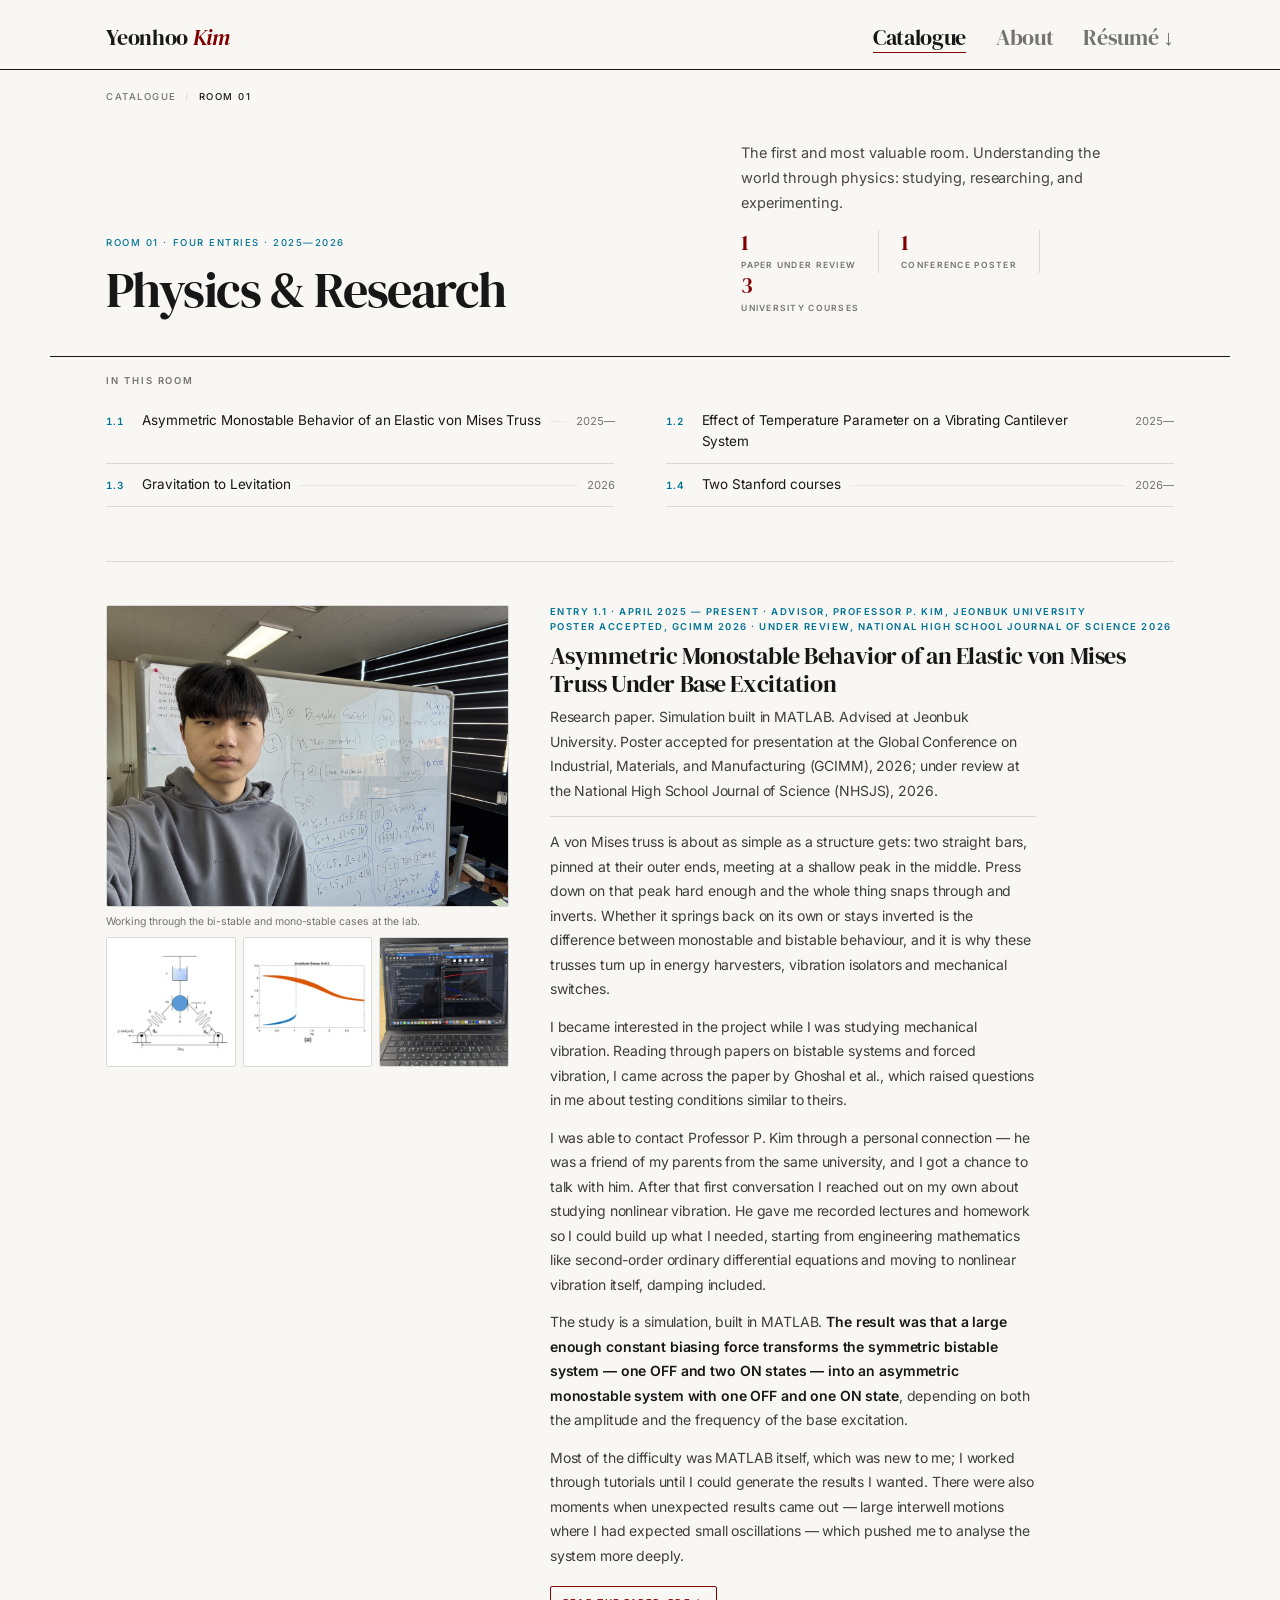
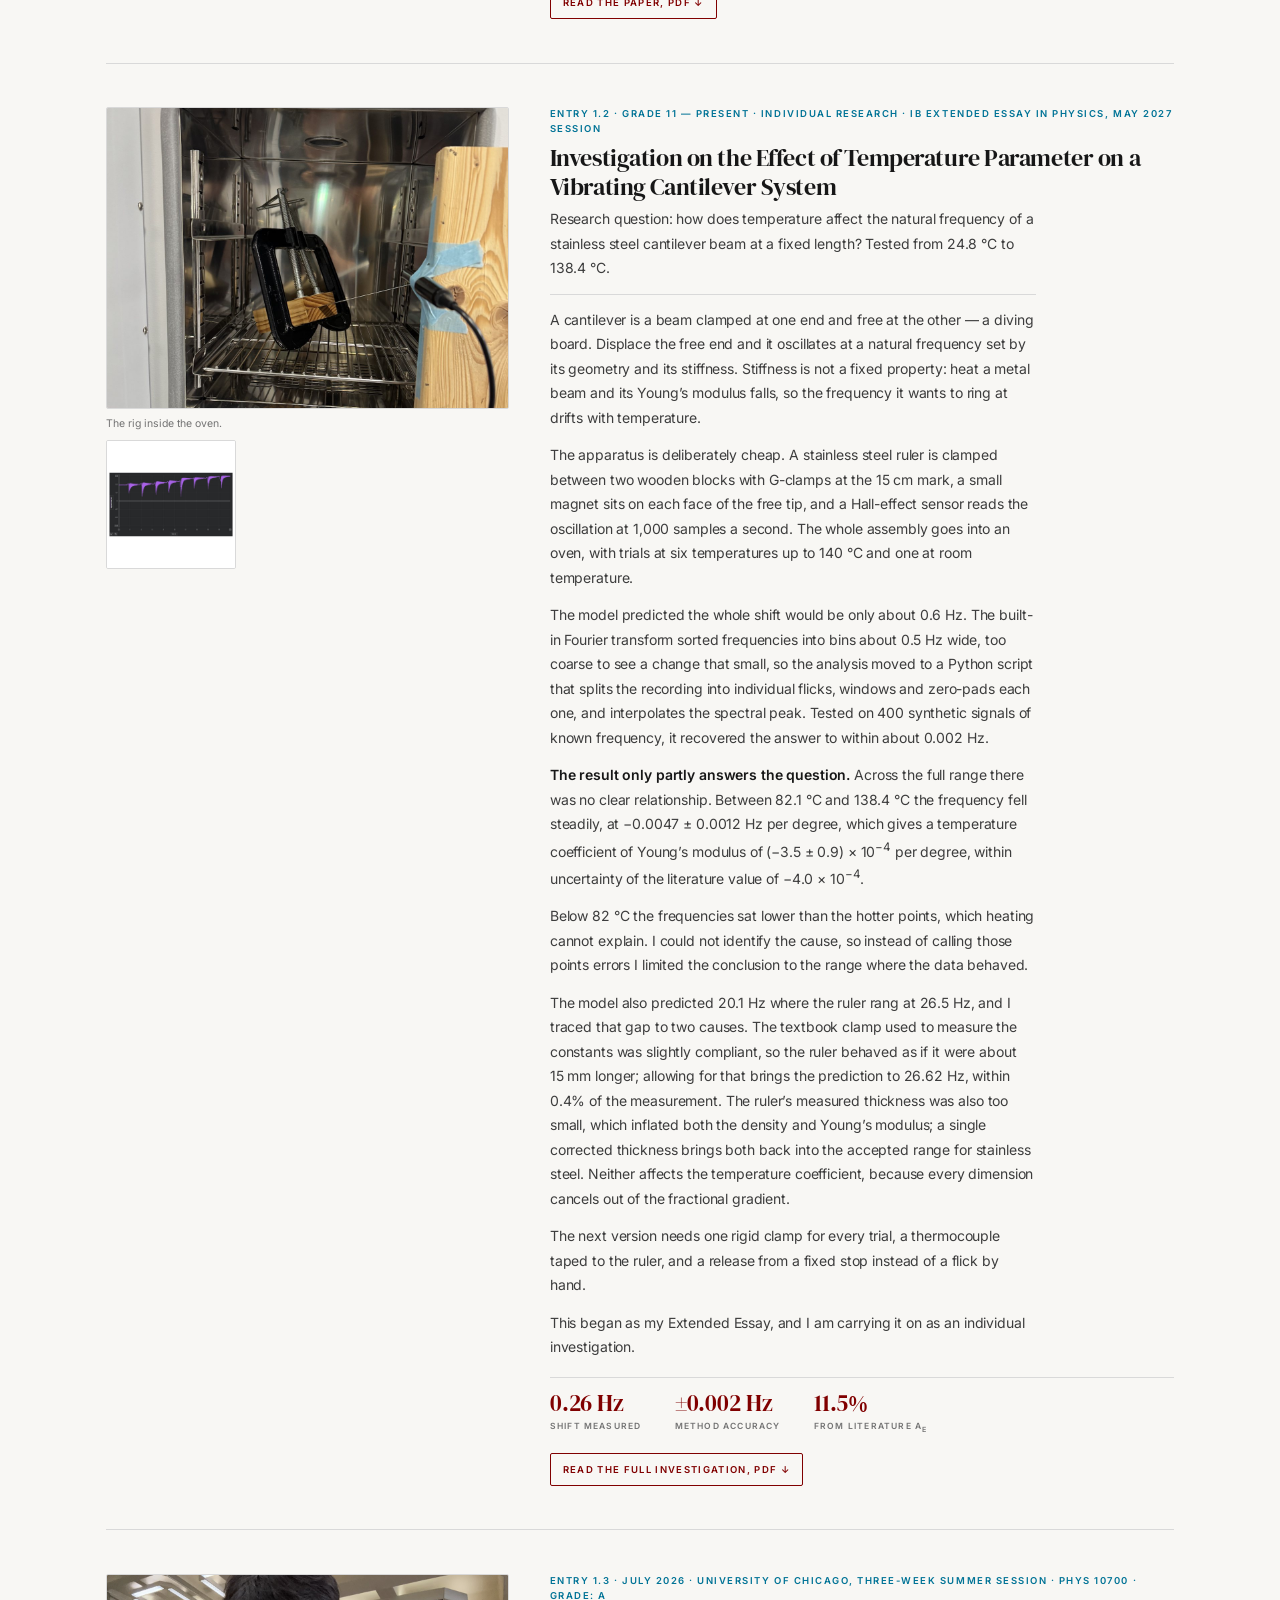
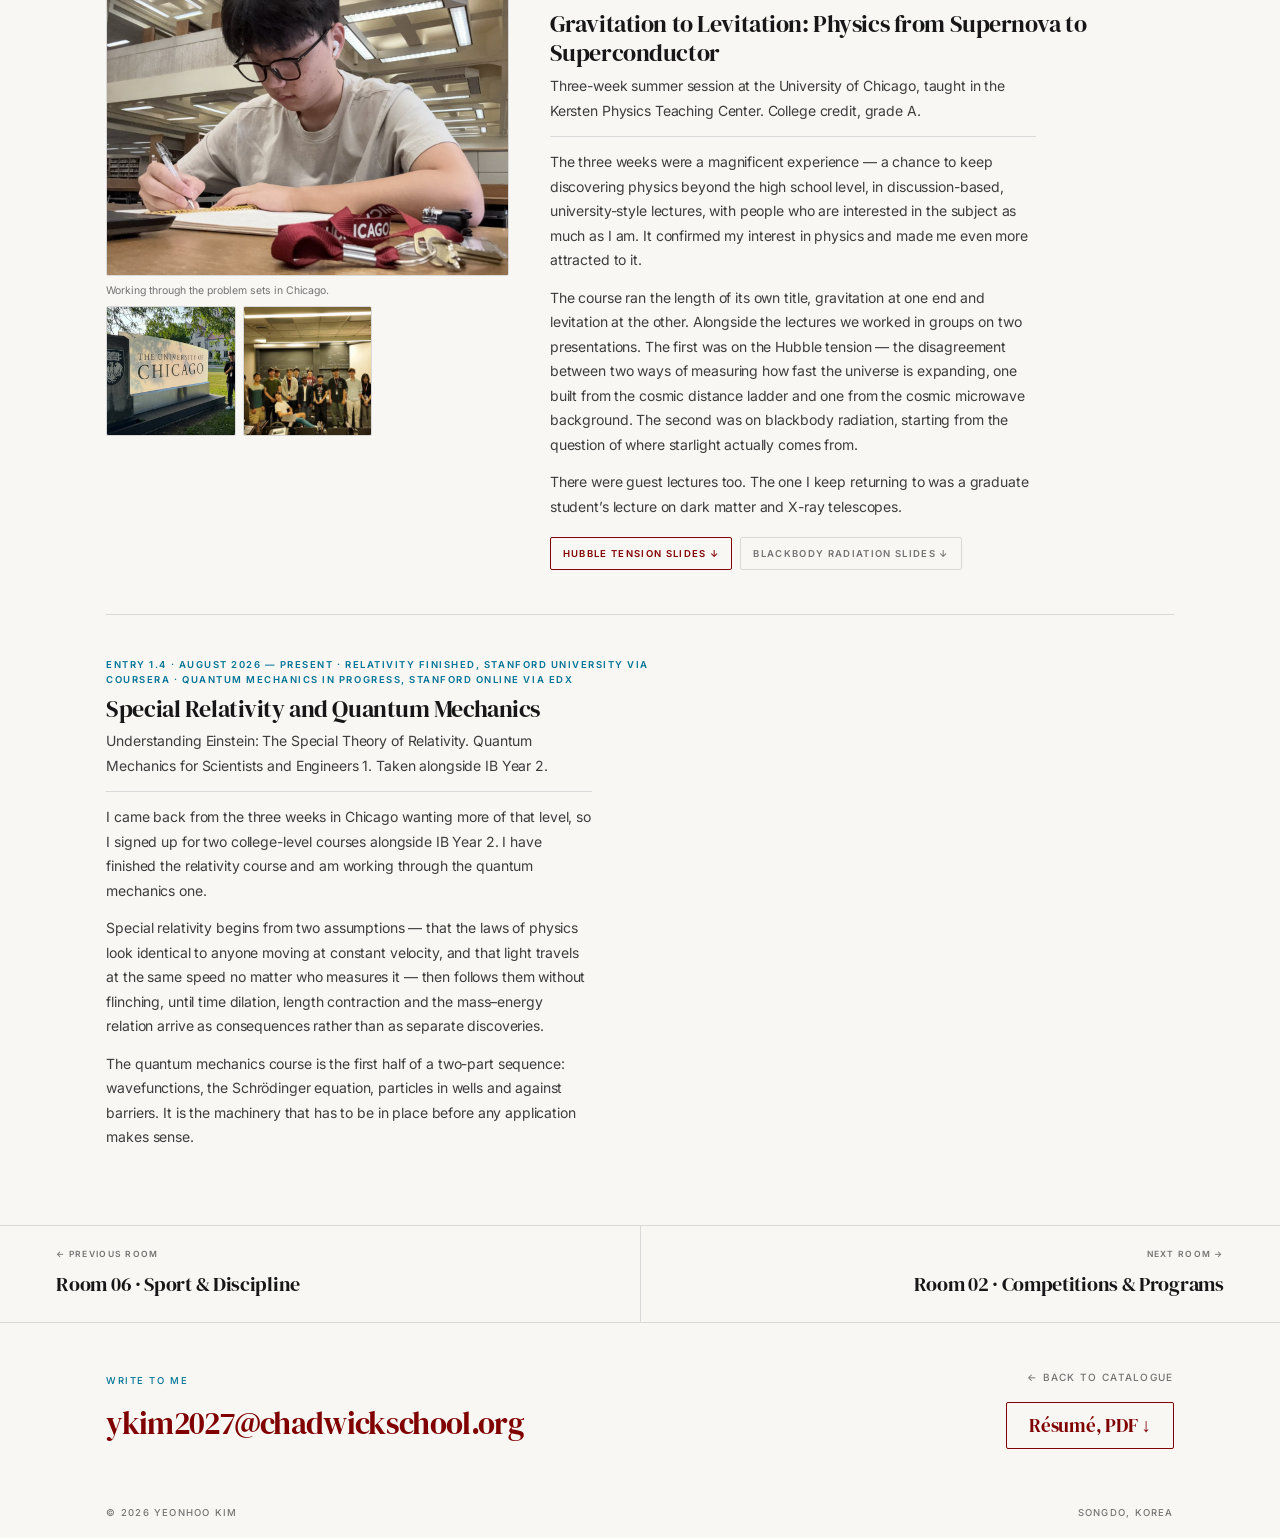
<file: rooms/physics-research.html>
<!DOCTYPE html>
<html lang="en">
<head>
  <meta charset="utf-8">
  <meta name="viewport" content="width=device-width, initial-scale=1">
  <title>Physics & Research &mdash; Yeonhoo Kim</title>
  <meta name="description" content="Room 01 of the catalogue: Physics & Research.">

  <link rel="preconnect" href="https://fonts.googleapis.com">
  <link rel="preconnect" href="https://fonts.gstatic.com" crossorigin>
  <link href="https://fonts.googleapis.com/css2?family=DM+Serif+Display:ital@0;1&family=Inter:wght@400;500;600&display=swap" rel="stylesheet">

  <link rel="stylesheet" href="../css/main.css">
  <link rel="stylesheet" href="../css/room-base.css">
  <link rel="stylesheet" href="../css/rooms/physics-research.css">
</head>
<body class="room-page" data-page="room" data-room="physics-research">
  <a class="skip-link" href="#main">Skip to content</a>

  <header class="site-header">
    <div class="shell header-inner">
      <a class="wordmark" href="../index.html">Yeonhoo <em>Kim</em></a>

      <button class="nav-toggle" type="button" aria-expanded="false" aria-controls="site-nav">Menu</button>

      <nav class="site-nav label" id="site-nav" aria-label="Main">
        <a href="../index.html" class="is-current">Catalogue</a>
        <a href="../about.html">About</a>
        <a href="../assets/resume/Yeonhoo-Kim-Resume.pdf" download>R&eacute;sum&eacute; &#8595;</a>
      </nav>
    </div>
  </header>

  <main id="main">

    <div class="shell crumb label">
      <a href="../index.html">Catalogue</a>
      <span class="crumb-sep">/</span>
      <span class="crumb-current">Room 01</span>
    </div>

    <header class="shell room-header">
      <div>
        <div class="room-kicker label label--deep">Room 01 &middot; Four entries &middot; 2025—2026</div>
        <h1 class="room-title">Physics &amp; Research</h1>
      </div>
      <div>
        <p class="room-intro">The first and most valuable room. Understanding the world through physics: studying, researching, and experimenting.</p>
        <div class="room-stats">
          <div class="room-stat">
            <div class="room-stat-figure">1</div>
            <div class="room-stat-caption">Paper under review</div>
          </div>
          <div class="room-stat">
            <div class="room-stat-figure">1</div>
            <div class="room-stat-caption">Conference poster</div>
          </div>
          <div class="room-stat">
            <div class="room-stat-figure">3</div>
            <div class="room-stat-caption">University courses</div>
          </div>
        </div>
      </div>
    </header>

    <section class="shell contents">
      <h2 class="contents-heading">In this room</h2>
      <div class="contents-list">
          <a href="#entry-1-1" data-entry-link>
            <span class="contents-num">1.1</span>
            <span>Asymmetric Monostable Behavior of an Elastic von Mises Truss</span>
            <span class="contents-leader"></span>
            <span class="contents-meta">2025—</span>
          </a>
          <a href="#entry-1-2" data-entry-link>
            <span class="contents-num">1.2</span>
            <span>Effect of Temperature Parameter on a Vibrating Cantilever System</span>
            <span class="contents-leader"></span>
            <span class="contents-meta">2025—</span>
          </a>
          <a href="#entry-1-3" data-entry-link>
            <span class="contents-num">1.3</span>
            <span>Gravitation to Levitation</span>
            <span class="contents-leader"></span>
            <span class="contents-meta">2026</span>
          </a>
          <a href="#entry-1-4" data-entry-link>
            <span class="contents-num">1.4</span>
            <span>Two Stanford courses</span>
            <span class="contents-leader"></span>
            <span class="contents-meta">2026—</span>
          </a>
      </div>
    </section>

    <section class="shell entries">
        <article class="entry" id="entry-1-1">
          <div class="entry-media">
            <figure>
              <img class="entry-shot is-photo" src="../assets/images/truss-whiteboard.jpg" alt="Whiteboard at the Jeonbuk University lab showing bi-stable and mono-stable switch derivations" loading="lazy">
              <figcaption>Working through the bi-stable and mono-stable cases at the lab.</figcaption>
            </figure>
            <div class="entry-thumbs">
              <img class="entry-thumb is-document" src="../assets/images/truss-diagram.jpg" alt="Free-body diagram of the von Mises truss under base excitation" loading="lazy">
              <img class="entry-thumb is-document" src="../assets/images/truss-bifurcation.jpg" alt="MATLAB amplitude sweep showing the bifurcation at G = 0.2" loading="lazy">
              <img class="entry-thumb is-photo" src="../assets/images/truss-matlab.jpg" alt="MATLAB simulation code on a laptop" loading="lazy">
            </div>
          </div>
          <div class="entry-body">
            <div class="entry-number">Entry 1.1 &middot; April 2025 — present &middot; Advisor, Professor P. Kim, Jeonbuk University<br>Poster accepted, GCIMM 2026 &middot; Under review, National High School Journal of Science 2026</div>
            <h3 class="entry-title">Asymmetric Monostable Behavior of an Elastic von Mises Truss Under Base Excitation</h3>
            <p class="entry-label">Research paper. Simulation built in MATLAB. Advised at Jeonbuk University. Poster accepted for presentation at the Global Conference on Industrial, Materials, and Manufacturing (GCIMM), 2026; under review at the National High School Journal of Science (NHSJS), 2026.</p>
            <p>A von Mises truss is about as simple as a structure gets: two straight bars, pinned at their outer ends, meeting at a shallow peak in the middle. Press down on that peak hard enough and the whole thing snaps through and inverts. Whether it springs back on its own or stays inverted is the difference between monostable and bistable behaviour, and it is why these trusses turn up in energy harvesters, vibration isolators and mechanical switches.</p>
            <p>I became interested in the project while I was studying mechanical vibration. Reading through papers on bistable systems and forced vibration, I came across the paper by Ghoshal et al., which raised questions in me about testing conditions similar to theirs.</p>
            <p>I was able to contact Professor P. Kim through a personal connection &mdash; he was a friend of my parents from the same university, and I got a chance to talk with him. After that first conversation I reached out on my own about studying nonlinear vibration. He gave me recorded lectures and homework so I could build up what I needed, starting from engineering mathematics like second-order ordinary differential equations and moving to nonlinear vibration itself, damping included.</p>
            <p>The study is a simulation, built in MATLAB. <strong>The result was that a large enough constant biasing force transforms the symmetric bistable system &mdash; one OFF and two ON states &mdash; into an asymmetric monostable system with one OFF and one ON state</strong>, depending on both the amplitude and the frequency of the base excitation.</p>
            <p>Most of the difficulty was MATLAB itself, which was new to me; I worked through tutorials until I could generate the results I wanted. There were also moments when unexpected results came out &mdash; large interwell motions where I had expected small oscillations &mdash; which pushed me to analyse the system more deeply.</p>
            <div class="chips">
              <a class="chip chip--primary" href="../assets/docs/von-mises-truss-paper.pdf" download>Read the paper, PDF &#8595;</a>
            </div>
          </div>
        </article>
        <article class="entry" id="entry-1-2">
          <div class="entry-media">
            <figure>
              <img class="entry-shot is-photo" src="../assets/images/ee-apparatus.jpg" alt="The cantilever rig inside the oven: a steel ruler clamped between wooden blocks with a G-clamp, sensor cable taped to a post" loading="lazy">
              <figcaption>The rig inside the oven.</figcaption>
            </figure>
            <div class="entry-thumbs">
              <img class="entry-thumb is-document" src="../assets/images/ee-sensor-trace.jpg" alt="Hall-effect sensor trace showing the decaying oscillation of the cantilever" loading="lazy">
            </div>
          </div>
          <div class="entry-body">
            <div class="entry-number">Entry 1.2 &middot; Grade 11 — present &middot; Individual research &middot; IB Extended Essay in physics, May 2027 session</div>
            <h3 class="entry-title">Investigation on the Effect of Temperature Parameter on a Vibrating Cantilever System</h3>
            <p class="entry-label">Research question: how does temperature affect the natural frequency of a stainless steel cantilever beam at a fixed length? Tested from 24.8&nbsp;&deg;C to 138.4&nbsp;&deg;C.</p>
            <p>A cantilever is a beam clamped at one end and free at the other &mdash; a diving board. Displace the free end and it oscillates at a natural frequency set by its geometry and its stiffness. Stiffness is not a fixed property: heat a metal beam and its Young&rsquo;s modulus falls, so the frequency it wants to ring at drifts with temperature.</p>
            <p>The apparatus is deliberately cheap. A stainless steel ruler is clamped between two wooden blocks with G-clamps at the 15 cm mark, a small magnet sits on each face of the free tip, and a Hall-effect sensor reads the oscillation at 1,000 samples a second. The whole assembly goes into an oven, with trials at six temperatures up to 140&nbsp;&deg;C and one at room temperature.</p>
            <p>The model predicted the whole shift would be only about 0.6&nbsp;Hz. The built-in Fourier transform sorted frequencies into bins about 0.5&nbsp;Hz wide, too coarse to see a change that small, so the analysis moved to a Python script that splits the recording into individual flicks, windows and zero-pads each one, and interpolates the spectral peak. Tested on 400 synthetic signals of known frequency, it recovered the answer to within about 0.002&nbsp;Hz.</p>
            <p><strong>The result only partly answers the question.</strong> Across the full range there was no clear relationship. Between 82.1&nbsp;&deg;C and 138.4&nbsp;&deg;C the frequency fell steadily, at &minus;0.0047&nbsp;&plusmn;&nbsp;0.0012&nbsp;Hz per degree, which gives a temperature coefficient of Young&rsquo;s modulus of (&minus;3.5&nbsp;&plusmn;&nbsp;0.9)&nbsp;&times;&nbsp;10<sup>&minus;4</sup> per degree, within uncertainty of the literature value of &minus;4.0&nbsp;&times;&nbsp;10<sup>&minus;4</sup>.</p>
            <p>Below 82&nbsp;&deg;C the frequencies sat lower than the hotter points, which heating cannot explain. I could not identify the cause, so instead of calling those points errors I limited the conclusion to the range where the data behaved.</p>
            <p>The model also predicted 20.1&nbsp;Hz where the ruler rang at 26.5&nbsp;Hz, and I traced that gap to two causes. The textbook clamp used to measure the constants was slightly compliant, so the ruler behaved as if it were about 15&nbsp;mm longer; allowing for that brings the prediction to 26.62&nbsp;Hz, within 0.4% of the measurement. The ruler&rsquo;s measured thickness was also too small, which inflated both the density and Young&rsquo;s modulus; a single corrected thickness brings both back into the accepted range for stainless steel. Neither affects the temperature coefficient, because every dimension cancels out of the fractional gradient.</p>
            <p>The next version needs one rigid clamp for every trial, a thermocouple taped to the ruler, and a release from a fixed stop instead of a flick by hand.</p>
            <p>This began as my Extended Essay, and I am carrying it on as an individual investigation.</p>
            <div class="entry-facts">
          <div class="entry-fact-item">
            <div class="entry-fact-figure">0.26&nbsp;Hz</div>
            <div class="entry-fact-caption">Shift measured</div>
          </div>
          <div class="entry-fact-item">
            <div class="entry-fact-figure">&plusmn;0.002&nbsp;Hz</div>
            <div class="entry-fact-caption">Method accuracy</div>
          </div>
          <div class="entry-fact-item">
            <div class="entry-fact-figure">11.5%</div>
            <div class="entry-fact-caption">From literature &alpha;<sub>E</sub></div>
          </div>
            </div>
            <div class="chips">
              <a class="chip chip--primary" href="../assets/docs/cantilever-investigation.pdf" download>Read the full investigation, PDF &#8595;</a>
            </div>
          </div>
        </article>
        <article class="entry" id="entry-1-3">
          <div class="entry-media">
            <figure>
              <img class="entry-shot is-photo" src="../assets/images/uchicago-library.jpg" alt="Yeonhoo working through problems in a University of Chicago library, campus lanyard on the desk" loading="lazy">
              <figcaption>Working through the problem sets in Chicago.</figcaption>
            </figure>
            <div class="entry-thumbs">
              <img class="entry-thumb is-photo" src="../assets/images/uchicago-sign.jpg" alt="Yeonhoo beside the University of Chicago sign on campus" loading="lazy">
              <img class="entry-thumb is-photo" src="../assets/images/uchicago-class.jpg" alt="The summer session class in the Kersten Physics Teaching Center" loading="lazy">
            </div>
          </div>
          <div class="entry-body">
            <div class="entry-number">Entry 1.3 &middot; July 2026 &middot; University of Chicago, three-week summer session &middot; PHYS 10700 &middot; Grade: A</div>
            <h3 class="entry-title">Gravitation to Levitation: Physics from Supernova to Superconductor</h3>
            <p class="entry-label">Three-week summer session at the University of Chicago, taught in the Kersten Physics Teaching Center. College credit, grade A.</p>
            <p>The three weeks were a magnificent experience &mdash; a chance to keep discovering physics beyond the high school level, in discussion-based, university-style lectures, with people who are interested in the subject as much as I am. It confirmed my interest in physics and made me even more attracted to it.</p>
            <p>The course ran the length of its own title, gravitation at one end and levitation at the other. Alongside the lectures we worked in groups on two presentations. The first was on the Hubble tension &mdash; the disagreement between two ways of measuring how fast the universe is expanding, one built from the cosmic distance ladder and one from the cosmic microwave background. The second was on blackbody radiation, starting from the question of where starlight actually comes from.</p>
            <p>There were guest lectures too. The one I keep returning to was a graduate student&rsquo;s lecture on dark matter and X-ray telescopes.</p>
            <div class="chips">
              <a class="chip chip--primary" href="../assets/docs/uchicago-hubble-tension.pdf" download>Hubble tension slides &#8595;</a>
              <a class="chip" href="../assets/docs/uchicago-blackbody-radiation.pdf" download>Blackbody radiation slides &#8595;</a>
            </div>
          </div>
        </article>
        <article class="entry entry--text" id="entry-1-4">
          <div class="entry-body">
            <div class="entry-number">Entry 1.4 &middot; August 2026 — present &middot; Relativity finished, Stanford University via Coursera &middot; Quantum Mechanics in progress, Stanford Online via edX</div>
            <h3 class="entry-title">Special Relativity and Quantum Mechanics</h3>
            <p class="entry-label">Understanding Einstein: The Special Theory of Relativity. Quantum Mechanics for Scientists and Engineers 1. Taken alongside IB Year 2.</p>
            <p>I came back from the three weeks in Chicago wanting more of that level, so I signed up for two college-level courses alongside IB Year 2. I have finished the relativity course and am working through the quantum mechanics one.</p>
            <p>Special relativity begins from two assumptions &mdash; that the laws of physics look identical to anyone moving at constant velocity, and that light travels at the same speed no matter who measures it &mdash; then follows them without flinching, until time dilation, length contraction and the mass&ndash;energy relation arrive as consequences rather than as separate discoveries.</p>
            <p>The quantum mechanics course is the first half of a two-part sequence: wavefunctions, the Schr&ouml;dinger equation, particles in wells and against barriers. It is the machinery that has to be in place before any application makes sense.</p>
          </div>
        </article>
    </section>

    <nav class="room-nav" aria-label="Rooms">
      <a href="sport-discipline.html">
        <div class="room-nav-label">&#8592; Previous room</div>
        <div class="room-nav-title">Room 06 &middot; Sport &amp; Discipline</div>
      </a>
      <a class="room-nav-next" href="competitions-programs.html">
        <div class="room-nav-label">Next room &#8594;</div>
        <div class="room-nav-title">Room 02 &middot; Competitions &amp; Programs</div>
      </a>
    </nav>

  </main>

  <footer class="shell site-footer">
      <div>
        <div class="footer-label label">Write to me</div>
        <a class="footer-email" href="mailto:ykim2027@chadwickschool.org">ykim2027@chadwickschool.org</a>
      </div>
      <div class="footer-links">
        <div class="footer-small"><a href="../index.html">&#8592; Back to catalogue</a></div>
        <a class="footer-resume" href="../assets/resume/Yeonhoo-Kim-Resume.pdf" download>R&eacute;sum&eacute;, PDF &#8595;</a>
      </div>
  </footer>

  <div class="shell footer-colophon">
    <span>&copy; <span data-current-year>2026</span> Yeonhoo Kim</span>
    <span>Songdo, Korea</span>
  </div>

  <script src="../js/main.js" defer></script>
  <script src="../js/room-base.js" defer></script>
  <script src="../js/rooms/physics-research.js" defer></script>
</body>
</html>
</file>
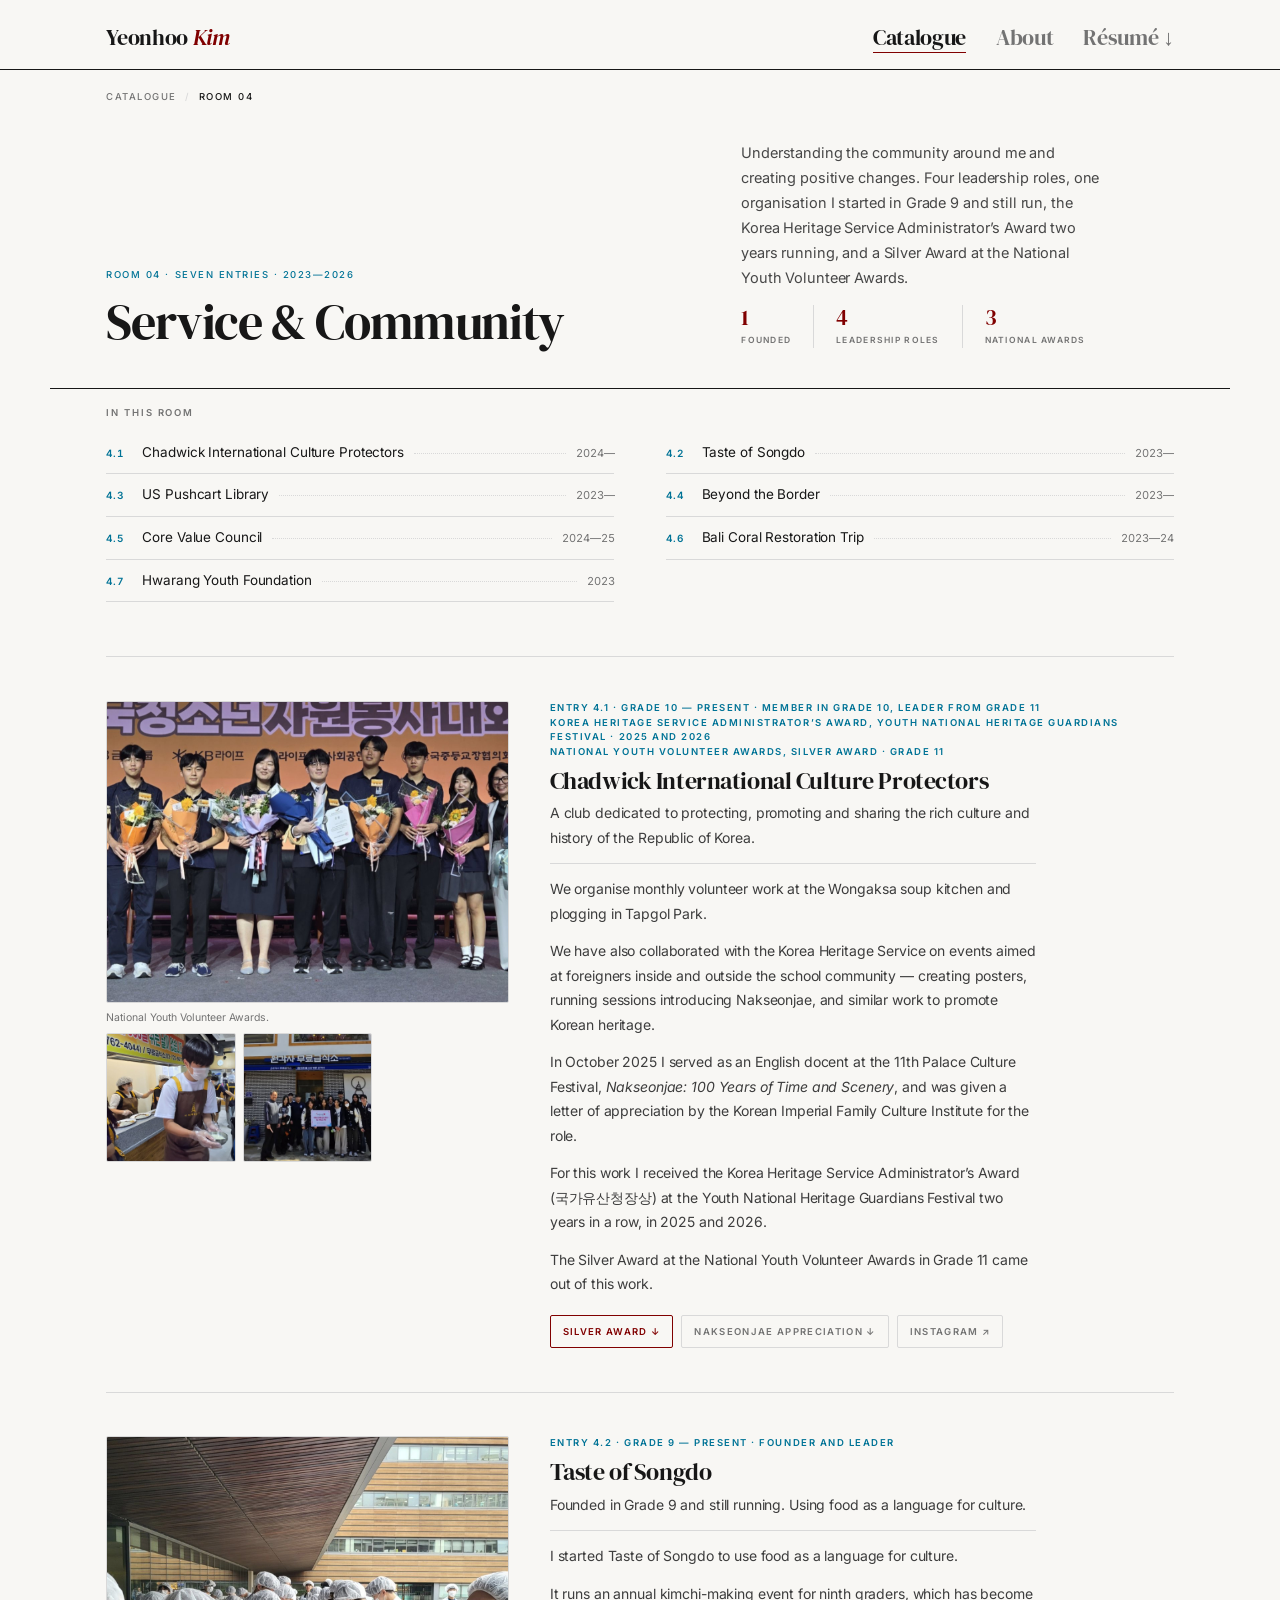
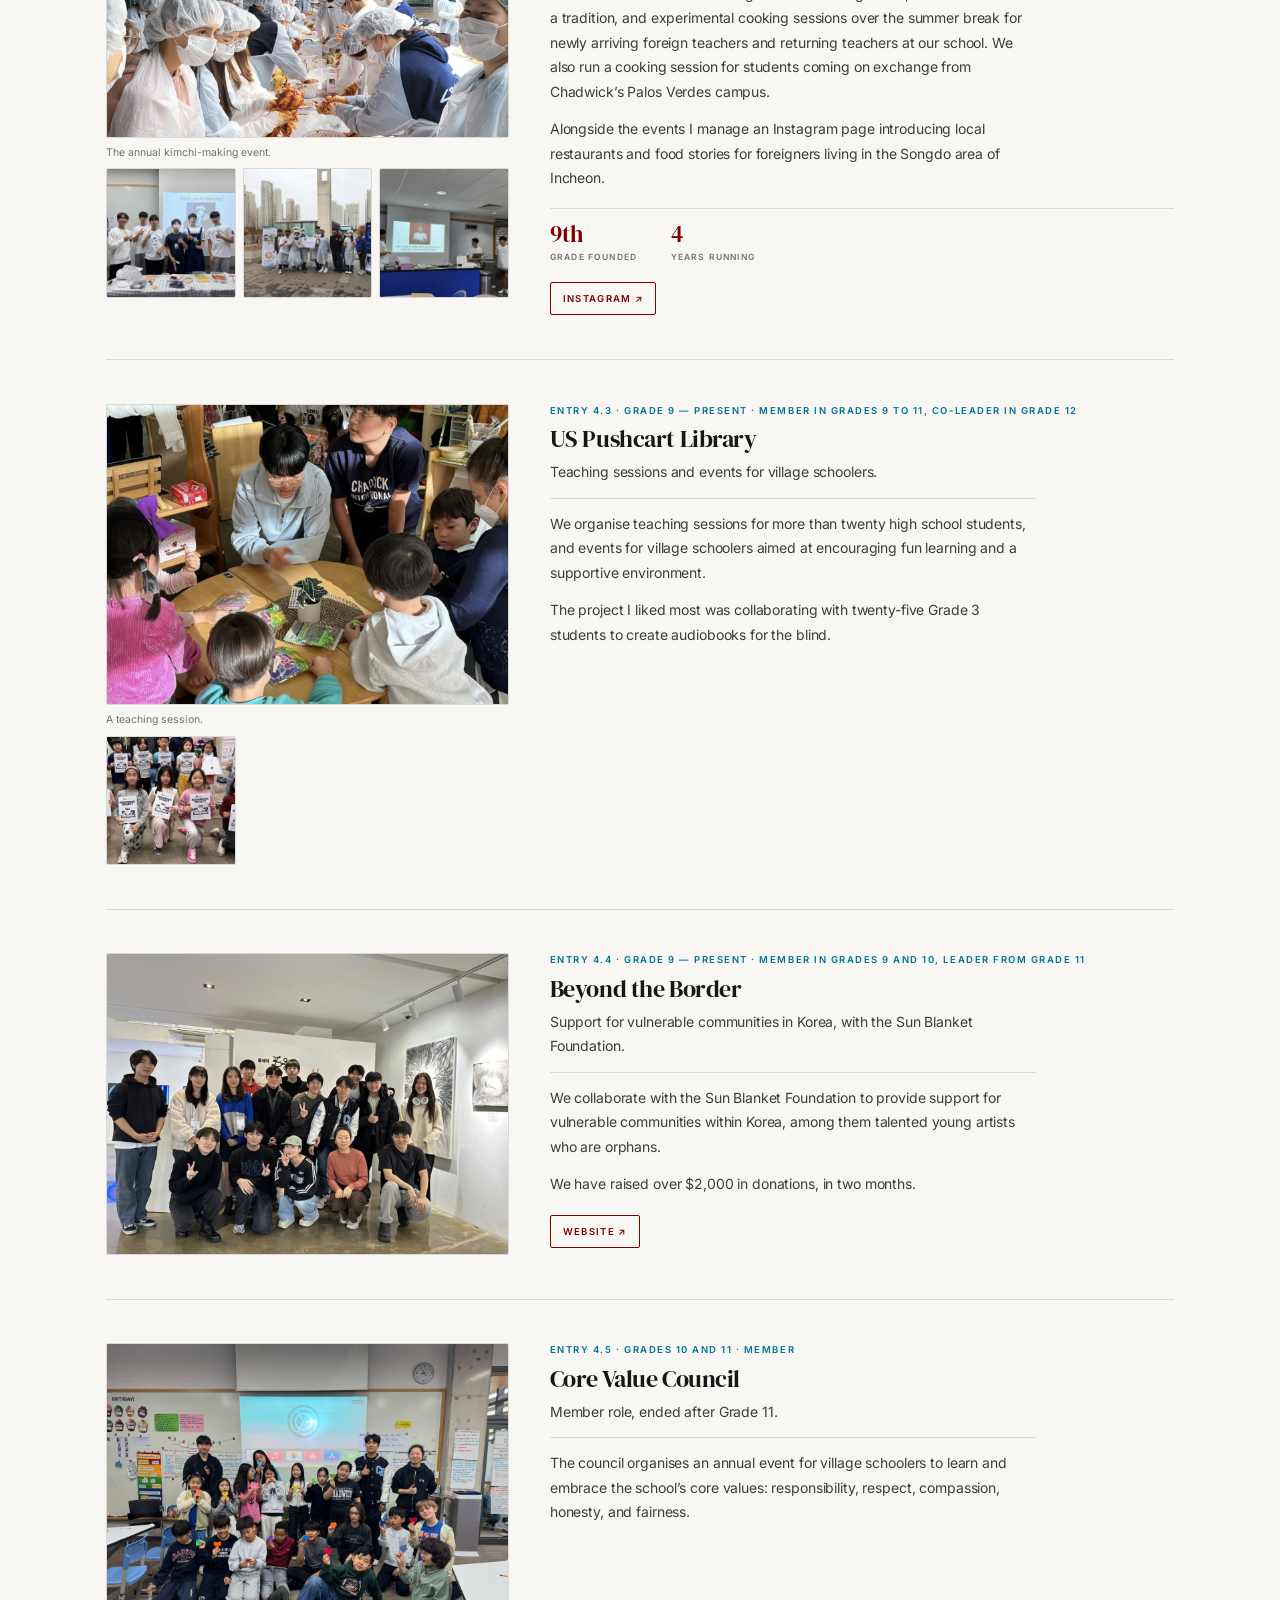
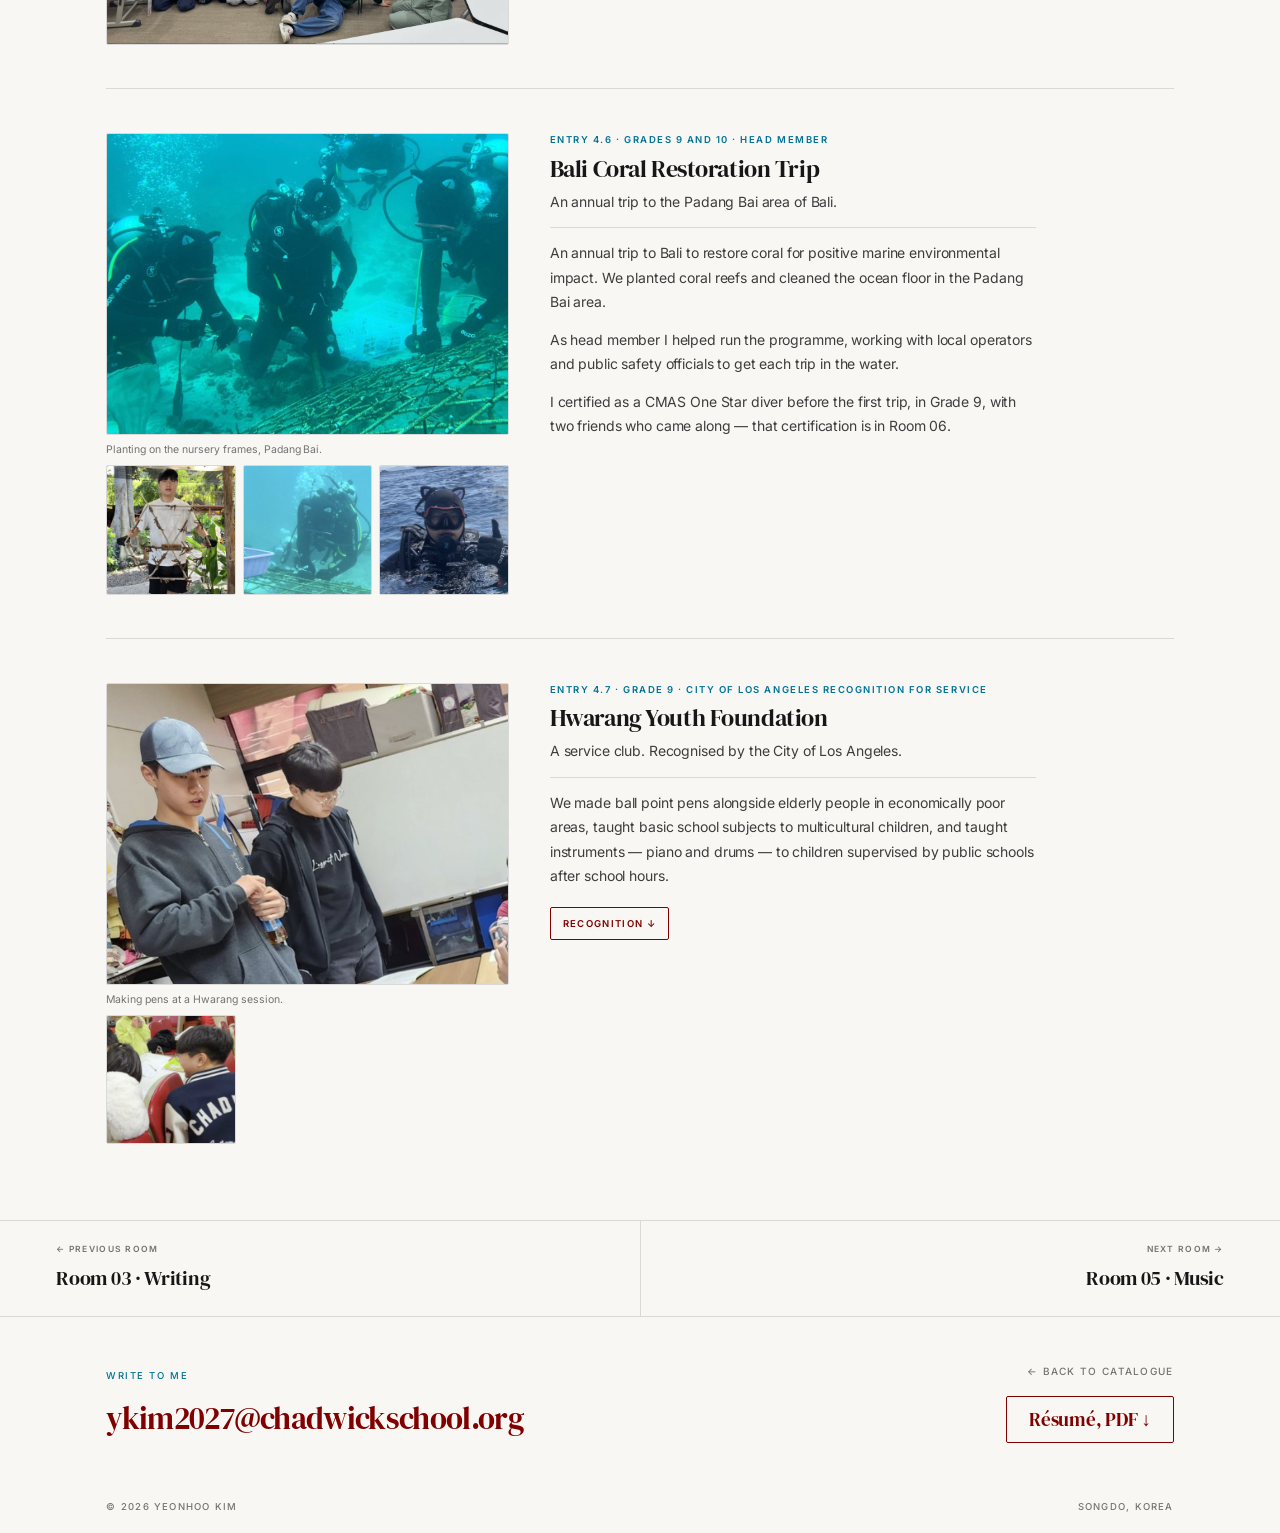
<file: rooms/service-community.html>
<!DOCTYPE html>
<html lang="en">
<head>
  <meta charset="utf-8">
  <meta name="viewport" content="width=device-width, initial-scale=1">
  <title>Service & Community &mdash; Yeonhoo Kim</title>
  <meta name="description" content="Room 04 of the catalogue: Service & Community.">

  <link rel="preconnect" href="https://fonts.googleapis.com">
  <link rel="preconnect" href="https://fonts.gstatic.com" crossorigin>
  <link href="https://fonts.googleapis.com/css2?family=DM+Serif+Display:ital@0;1&family=Inter:wght@400;500;600&display=swap" rel="stylesheet">

  <link rel="stylesheet" href="../css/main.css">
  <link rel="stylesheet" href="../css/room-base.css">
  <link rel="stylesheet" href="../css/rooms/service-community.css">
</head>
<body class="room-page" data-page="room" data-room="service-community">
  <a class="skip-link" href="#main">Skip to content</a>

  <header class="site-header">
    <div class="shell header-inner">
      <a class="wordmark" href="../index.html">Yeonhoo <em>Kim</em></a>

      <button class="nav-toggle" type="button" aria-expanded="false" aria-controls="site-nav">Menu</button>

      <nav class="site-nav label" id="site-nav" aria-label="Main">
        <a href="../index.html" class="is-current">Catalogue</a>
        <a href="../about.html">About</a>
        <a href="../assets/resume/Yeonhoo-Kim-Resume.pdf" download>R&eacute;sum&eacute; &#8595;</a>
      </nav>
    </div>
  </header>

  <main id="main">

    <div class="shell crumb label">
      <a href="../index.html">Catalogue</a>
      <span class="crumb-sep">/</span>
      <span class="crumb-current">Room 04</span>
    </div>

    <header class="shell room-header">
      <div>
        <div class="room-kicker label label--deep">Room 04 &middot; Seven entries &middot; 2023—2026</div>
        <h1 class="room-title">Service &amp; Community</h1>
      </div>
      <div>
        <p class="room-intro">Understanding the community around me and creating positive changes. Four leadership roles, one organisation I started in Grade 9 and still run, the Korea Heritage Service Administrator&rsquo;s Award two years running, and a Silver Award at the National Youth Volunteer Awards.</p>
        <div class="room-stats">
          <div class="room-stat">
            <div class="room-stat-figure">1</div>
            <div class="room-stat-caption">Founded</div>
          </div>
          <div class="room-stat">
            <div class="room-stat-figure">4</div>
            <div class="room-stat-caption">Leadership roles</div>
          </div>
          <div class="room-stat">
            <div class="room-stat-figure">3</div>
            <div class="room-stat-caption">National awards</div>
          </div>
        </div>
      </div>
    </header>

    <section class="shell contents">
      <h2 class="contents-heading">In this room</h2>
      <div class="contents-list">
          <a href="#entry-4-1" data-entry-link>
            <span class="contents-num">4.1</span>
            <span>Chadwick International Culture Protectors</span>
            <span class="contents-leader"></span>
            <span class="contents-meta">2024—</span>
          </a>
          <a href="#entry-4-2" data-entry-link>
            <span class="contents-num">4.2</span>
            <span>Taste of Songdo</span>
            <span class="contents-leader"></span>
            <span class="contents-meta">2023—</span>
          </a>
          <a href="#entry-4-3" data-entry-link>
            <span class="contents-num">4.3</span>
            <span>US Pushcart Library</span>
            <span class="contents-leader"></span>
            <span class="contents-meta">2023—</span>
          </a>
          <a href="#entry-4-4" data-entry-link>
            <span class="contents-num">4.4</span>
            <span>Beyond the Border</span>
            <span class="contents-leader"></span>
            <span class="contents-meta">2023—</span>
          </a>
          <a href="#entry-4-5" data-entry-link>
            <span class="contents-num">4.5</span>
            <span>Core Value Council</span>
            <span class="contents-leader"></span>
            <span class="contents-meta">2024—25</span>
          </a>
          <a href="#entry-4-6" data-entry-link>
            <span class="contents-num">4.6</span>
            <span>Bali Coral Restoration Trip</span>
            <span class="contents-leader"></span>
            <span class="contents-meta">2023—24</span>
          </a>
          <a href="#entry-4-7" data-entry-link>
            <span class="contents-num">4.7</span>
            <span>Hwarang Youth Foundation</span>
            <span class="contents-leader"></span>
            <span class="contents-meta">2023</span>
          </a>
      </div>
    </section>

    <section class="shell entries">
        <article class="entry" id="entry-4-1">
          <div class="entry-media">
            <figure>
              <img class="entry-shot is-photo" src="../assets/images/cic-volunteer-award.jpg" alt="Receiving the Silver Award on stage at the National Youth Volunteer Awards" loading="lazy">
              <figcaption>National Youth Volunteer Awards.</figcaption>
            </figure>
            <div class="entry-thumbs">
              <img class="entry-thumb is-photo" src="../assets/images/cic-serving.jpg" alt="Serving meals in apron and gloves at the Wongaksa free meal centre" loading="lazy">
              <img class="entry-thumb is-photo" src="../assets/images/cic-soup-kitchen.jpg" alt="Culture Protectors volunteers outside the Wongaksa free meal centre" loading="lazy">
            </div>
          </div>
          <div class="entry-body">
            <div class="entry-number">Entry 4.1 &middot; Grade 10 — present &middot; Member in Grade 10, Leader from Grade 11<br>Korea Heritage Service Administrator&rsquo;s Award, Youth National Heritage Guardians Festival &middot; 2025 and 2026<br>National Youth Volunteer Awards, Silver Award &middot; Grade 11</div>
            <h3 class="entry-title">Chadwick International Culture Protectors</h3>
            <p class="entry-label">A club dedicated to protecting, promoting and sharing the rich culture and history of the Republic of Korea.</p>
            <p>We organise monthly volunteer work at the Wongaksa soup kitchen and plogging in Tapgol Park.</p>
            <p>We have also collaborated with the Korea Heritage Service on events aimed at foreigners inside and outside the school community &mdash; creating posters, running sessions introducing Nakseonjae, and similar work to promote Korean heritage.</p>
            <p>In October 2025 I served as an English docent at the 11th Palace Culture Festival, <em>Nakseonjae: 100 Years of Time and Scenery</em>, and was given a letter of appreciation by the Korean Imperial Family Culture Institute for the role.</p>
            <p>For this work I received the Korea Heritage Service Administrator&rsquo;s Award (&#44397;&#44032;&#50976;&#49328;&#52397;&#51109;&#49345;) at the Youth National Heritage Guardians Festival two years in a row, in 2025 and 2026.</p>
            <p>The Silver Award at the National Youth Volunteer Awards in Grade 11 came out of this work.</p>
            <div class="chips">
              <a class="chip chip--primary" href="../assets/docs/national-youth-volunteer-silver.pdf" download>Silver Award &#8595;</a>
              <a class="chip" href="../assets/docs/cic-nakseonjae-appreciation.pdf" download>Nakseonjae appreciation &#8595;</a>
              <a class="chip" href="https://www.instagram.com/cic_chadwick/" target="_blank" rel="noopener">Instagram &#8599;</a>
            </div>
          </div>
        </article>
        <article class="entry" id="entry-4-2">
          <div class="entry-media">
            <figure>
              <img class="entry-shot is-photo" src="../assets/images/kimchi-making.jpg" alt="The annual kimchi-making event, students in aprons and hairnets around long tables" loading="lazy">
              <figcaption>The annual kimchi-making event.</figcaption>
            </figure>
            <div class="entry-thumbs">
              <img class="entry-thumb is-photo" src="../assets/images/songdo-cooking.jpg" alt="A cooking session for teachers, dishes laid out on the table" loading="lazy">
              <img class="entry-thumb is-photo" src="../assets/images/songdo-event.jpg" alt="An outdoor Taste of Songdo event" loading="lazy">
              <img class="entry-thumb is-photo" src="../assets/images/songdo-presentation.jpg" alt="Presenting during a Taste of Songdo session" loading="lazy">
            </div>
          </div>
          <div class="entry-body">
            <div class="entry-number">Entry 4.2 &middot; Grade 9 — present &middot; Founder and Leader</div>
            <h3 class="entry-title">Taste of Songdo</h3>
            <p class="entry-label">Founded in Grade 9 and still running. Using food as a language for culture.</p>
            <p>I started Taste of Songdo to use food as a language for culture.</p>
            <p>It runs an annual kimchi-making event for ninth graders, which has become a tradition, and experimental cooking sessions over the summer break for newly arriving foreign teachers and returning teachers at our school. We also run a cooking session for students coming on exchange from Chadwick&rsquo;s Palos Verdes campus.</p>
            <p>Alongside the events I manage an Instagram page introducing local restaurants and food stories for foreigners living in the Songdo area of Incheon.</p>
            <div class="entry-facts">
          <div class="entry-fact-item">
            <div class="entry-fact-figure">9th</div>
            <div class="entry-fact-caption">Grade founded</div>
          </div>
          <div class="entry-fact-item">
            <div class="entry-fact-figure">4</div>
            <div class="entry-fact-caption">Years running</div>
          </div>
            </div>
            <div class="chips">
              <a class="chip chip--primary" href="https://www.instagram.com/taste_of_songdo/" target="_blank" rel="noopener">Instagram &#8599;</a>
            </div>
          </div>
        </article>
        <article class="entry" id="entry-4-3">
          <div class="entry-media">
            <figure>
              <img class="entry-shot is-photo" src="../assets/images/pushcart-teaching.jpg" alt="A teaching session with village schoolers around a craft table" loading="lazy">
              <figcaption>A teaching session.</figcaption>
            </figure>
            <div class="entry-thumbs">
              <img class="entry-thumb is-photo" src="../assets/images/pushcart-audiobook.jpg" alt="Grade 3 students holding up their audiobook project sheets" loading="lazy">
            </div>
          </div>
          <div class="entry-body">
            <div class="entry-number">Entry 4.3 &middot; Grade 9 — present &middot; Member in Grades 9 to 11, Co-Leader in Grade 12</div>
            <h3 class="entry-title">US Pushcart Library</h3>
            <p class="entry-label">Teaching sessions and events for village schoolers.</p>
            <p>We organise teaching sessions for more than twenty high school students, and events for village schoolers aimed at encouraging fun learning and a supportive environment.</p>
            <p>The project I liked most was collaborating with twenty-five Grade 3 students to create audiobooks for the blind.</p>
          </div>
        </article>
        <article class="entry" id="entry-4-4">
          <div class="entry-media">
            <figure>
              <img class="entry-shot is-photo" src="../assets/images/beyond-the-border.jpg" alt="Beyond the Border members at an exhibition of work by young artists" loading="lazy">
            </figure>
          </div>
          <div class="entry-body">
            <div class="entry-number">Entry 4.4 &middot; Grade 9 — present &middot; Member in Grades 9 and 10, Leader from Grade 11</div>
            <h3 class="entry-title">Beyond the Border</h3>
            <p class="entry-label">Support for vulnerable communities in Korea, with the Sun Blanket Foundation.</p>
            <p>We collaborate with the Sun Blanket Foundation to provide support for vulnerable communities within Korea, among them talented young artists who are orphans.</p>
            <p>We have raised over $2,000 in donations, in two months.</p>
            <div class="chips">
              <a class="chip chip--primary" href="https://www.beyondtheborder1.com/" target="_blank" rel="noopener">Website &#8599;</a>
            </div>
          </div>
        </article>
        <article class="entry" id="entry-4-5">
          <div class="entry-media">
            <figure>
              <img class="entry-shot is-photo" src="../assets/images/core-value-event.jpg" alt="The annual core values event, village schoolers and student organisers in a classroom" loading="lazy">
            </figure>
          </div>
          <div class="entry-body">
            <div class="entry-number">Entry 4.5 &middot; Grades 10 and 11 &middot; Member</div>
            <h3 class="entry-title">Core Value Council</h3>
            <p class="entry-label">Member role, ended after Grade 11.</p>
            <p>The council organises an annual event for village schoolers to learn and embrace the school&rsquo;s core values: responsibility, respect, compassion, honesty, and fairness.</p>
          </div>
        </article>
        <article class="entry" id="entry-4-6">
          <div class="entry-media">
            <figure>
              <img class="entry-shot is-photo" src="../assets/images/bali-coral-planting.jpg" alt="Divers working on a coral nursery frame on the sea floor at Padang Bai" loading="lazy">
              <figcaption>Planting on the nursery frames, Padang Bai.</figcaption>
            </figure>
            <div class="entry-thumbs">
              <img class="entry-thumb is-photo" src="../assets/images/bali-nursery-frame.jpg" alt="Holding a coral nursery frame before the dive" loading="lazy">
              <img class="entry-thumb is-photo" src="../assets/images/bali-underwater.jpg" alt="A diver carrying a basket of coral fragments underwater" loading="lazy">
              <img class="entry-thumb is-photo" src="../assets/images/bali-diver.jpg" alt="Yeonhoo in dive mask and regulator at the surface" loading="lazy">
            </div>
          </div>
          <div class="entry-body">
            <div class="entry-number">Entry 4.6 &middot; Grades 9 and 10 &middot; Head Member</div>
            <h3 class="entry-title">Bali Coral Restoration Trip</h3>
            <p class="entry-label">An annual trip to the Padang Bai area of Bali.</p>
            <p>An annual trip to Bali to restore coral for positive marine environmental impact. We planted coral reefs and cleaned the ocean floor in the Padang Bai area.</p>
            <p>As head member I helped run the programme, working with local operators and public safety officials to get each trip in the water.</p>
            <p>I certified as a CMAS One Star diver before the first trip, in Grade 9, with two friends who came along &mdash; that certification is in Room 06.</p>
          </div>
        </article>
        <article class="entry" id="entry-4-7">
          <div class="entry-media">
            <figure>
              <img class="entry-shot is-photo" src="../assets/images/hwarang-pens.jpg" alt="Assembling ball point pens during a Hwarang Youth Foundation session" loading="lazy">
              <figcaption>Making pens at a Hwarang session.</figcaption>
            </figure>
            <div class="entry-thumbs">
              <img class="entry-thumb is-photo" src="../assets/images/hwarang-session.jpg" alt="A tutoring session in progress, seen from behind" loading="lazy">
            </div>
          </div>
          <div class="entry-body">
            <div class="entry-number">Entry 4.7 &middot; Grade 9 &middot; City of Los Angeles Recognition for Service</div>
            <h3 class="entry-title">Hwarang Youth Foundation</h3>
            <p class="entry-label">A service club. Recognised by the City of Los Angeles.</p>
            <p>We made ball point pens alongside elderly people in economically poor areas, taught basic school subjects to multicultural children, and taught instruments &mdash; piano and drums &mdash; to children supervised by public schools after school hours.</p>
            <div class="chips">
              <a class="chip chip--primary" href="../assets/docs/hwarang-la-recognition.pdf" download>Recognition &#8595;</a>
            </div>
          </div>
        </article>
    </section>

    <nav class="room-nav" aria-label="Rooms">
      <a href="writing.html">
        <div class="room-nav-label">&#8592; Previous room</div>
        <div class="room-nav-title">Room 03 &middot; Writing</div>
      </a>
      <a class="room-nav-next" href="music.html">
        <div class="room-nav-label">Next room &#8594;</div>
        <div class="room-nav-title">Room 05 &middot; Music</div>
      </a>
    </nav>

  </main>

  <footer class="shell site-footer">
      <div>
        <div class="footer-label label">Write to me</div>
        <a class="footer-email" href="mailto:ykim2027@chadwickschool.org">ykim2027@chadwickschool.org</a>
      </div>
      <div class="footer-links">
        <div class="footer-small"><a href="../index.html">&#8592; Back to catalogue</a></div>
        <a class="footer-resume" href="../assets/resume/Yeonhoo-Kim-Resume.pdf" download>R&eacute;sum&eacute;, PDF &#8595;</a>
      </div>
  </footer>

  <div class="shell footer-colophon">
    <span>&copy; <span data-current-year>2026</span> Yeonhoo Kim</span>
    <span>Songdo, Korea</span>
  </div>

  <script src="../js/main.js" defer></script>
  <script src="../js/room-base.js" defer></script>
  <script src="../js/rooms/service-community.js" defer></script>
</body>
</html>
</file>
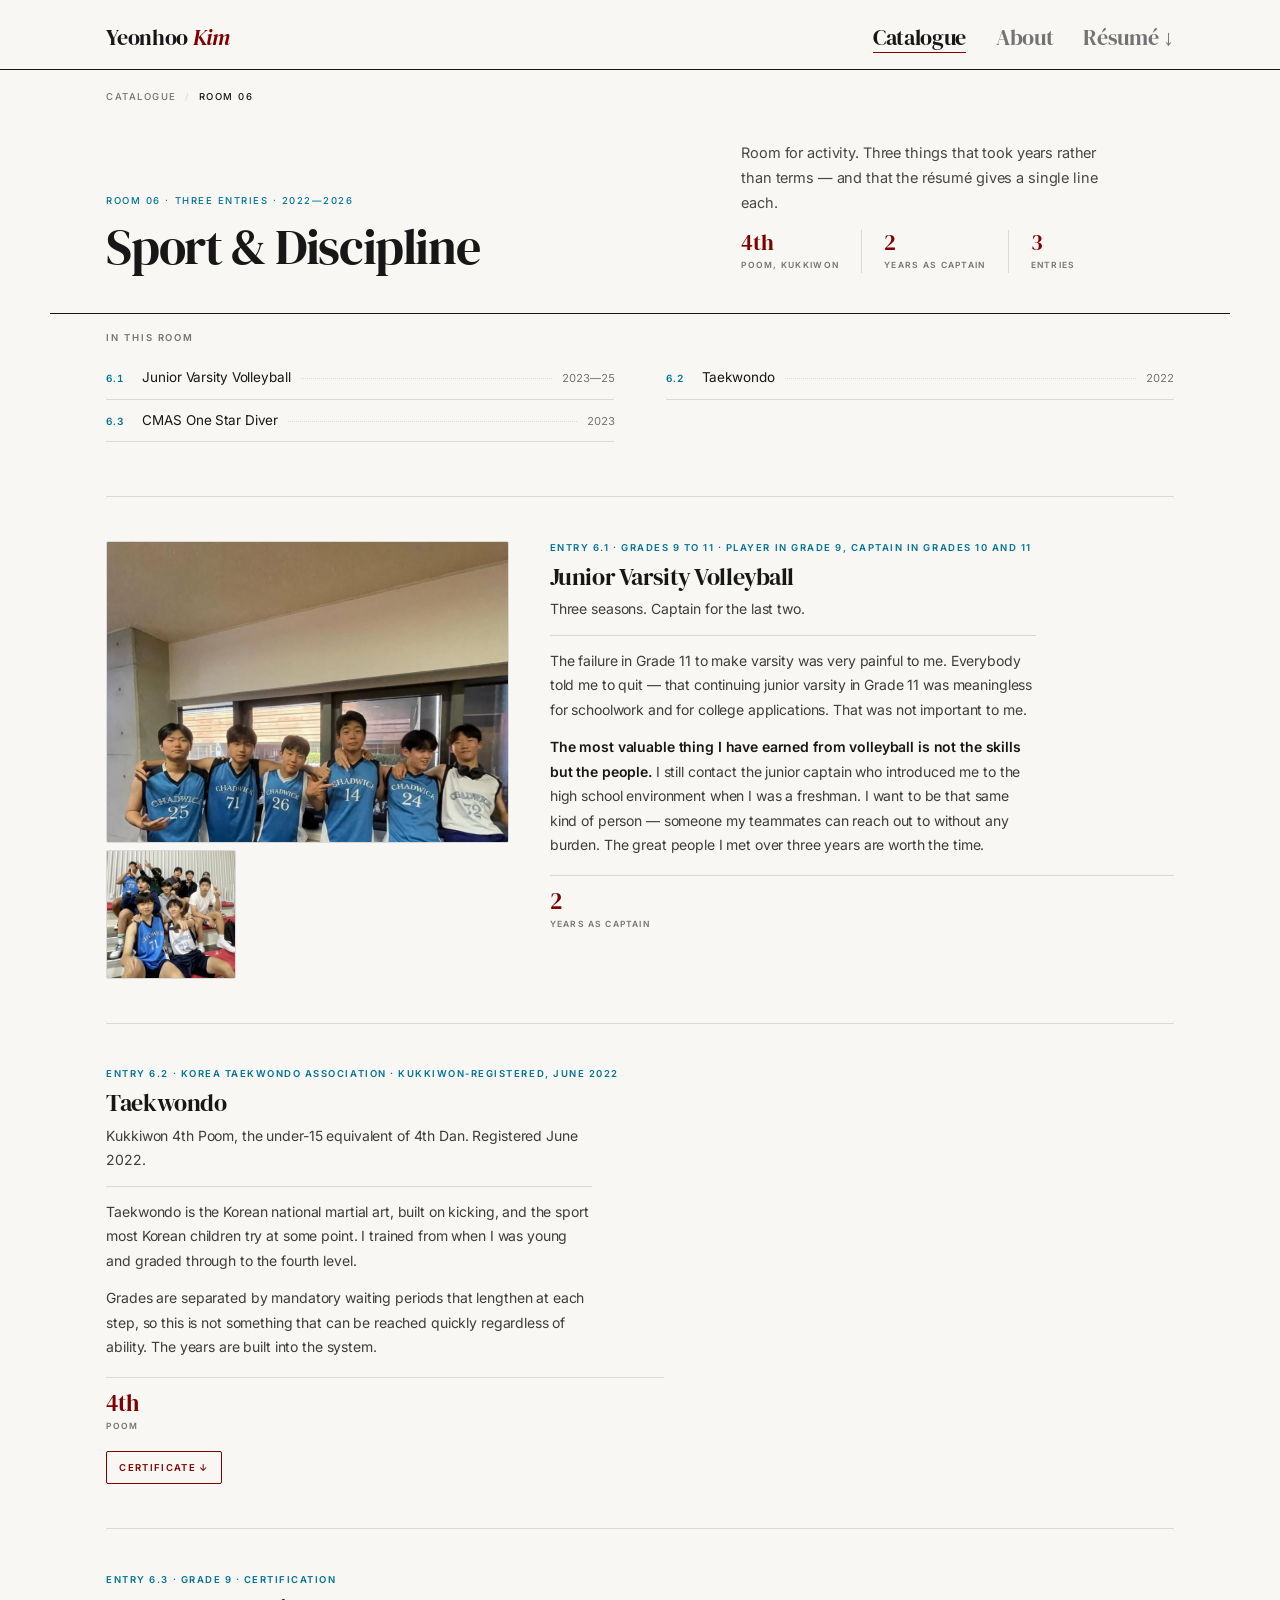
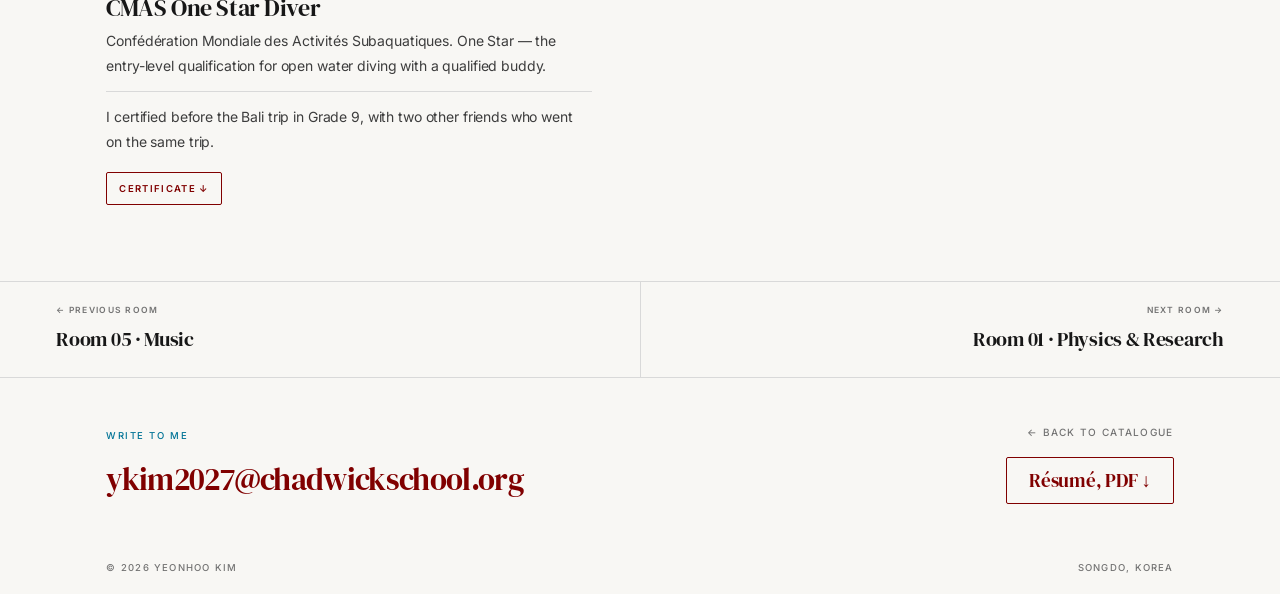
<file: rooms/sport-discipline.html>
<!DOCTYPE html>
<html lang="en">
<head>
  <meta charset="utf-8">
  <meta name="viewport" content="width=device-width, initial-scale=1">
  <title>Sport & Discipline &mdash; Yeonhoo Kim</title>
  <meta name="description" content="Room 06 of the catalogue: Sport & Discipline.">

  <link rel="preconnect" href="https://fonts.googleapis.com">
  <link rel="preconnect" href="https://fonts.gstatic.com" crossorigin>
  <link href="https://fonts.googleapis.com/css2?family=DM+Serif+Display:ital@0;1&family=Inter:wght@400;500;600&display=swap" rel="stylesheet">

  <link rel="stylesheet" href="../css/main.css">
  <link rel="stylesheet" href="../css/room-base.css">
  <link rel="stylesheet" href="../css/rooms/sport-discipline.css">
</head>
<body class="room-page" data-page="room" data-room="sport-discipline">
  <a class="skip-link" href="#main">Skip to content</a>

  <header class="site-header">
    <div class="shell header-inner">
      <a class="wordmark" href="../index.html">Yeonhoo <em>Kim</em></a>

      <button class="nav-toggle" type="button" aria-expanded="false" aria-controls="site-nav">Menu</button>

      <nav class="site-nav label" id="site-nav" aria-label="Main">
        <a href="../index.html" class="is-current">Catalogue</a>
        <a href="../about.html">About</a>
        <a href="../assets/resume/Yeonhoo-Kim-Resume.pdf" download>R&eacute;sum&eacute; &#8595;</a>
      </nav>
    </div>
  </header>

  <main id="main">

    <div class="shell crumb label">
      <a href="../index.html">Catalogue</a>
      <span class="crumb-sep">/</span>
      <span class="crumb-current">Room 06</span>
    </div>

    <header class="shell room-header">
      <div>
        <div class="room-kicker label label--deep">Room 06 &middot; Three entries &middot; 2022—2026</div>
        <h1 class="room-title">Sport &amp; Discipline</h1>
      </div>
      <div>
        <p class="room-intro">Room for activity. Three things that took years rather than terms &mdash; and that the r&eacute;sum&eacute; gives a single line each.</p>
        <div class="room-stats">
          <div class="room-stat">
            <div class="room-stat-figure">4th</div>
            <div class="room-stat-caption">Poom, Kukkiwon</div>
          </div>
          <div class="room-stat">
            <div class="room-stat-figure">2</div>
            <div class="room-stat-caption">Years as captain</div>
          </div>
          <div class="room-stat">
            <div class="room-stat-figure">3</div>
            <div class="room-stat-caption">Entries</div>
          </div>
        </div>
      </div>
    </header>

    <section class="shell contents">
      <h2 class="contents-heading">In this room</h2>
      <div class="contents-list">
          <a href="#entry-6-1" data-entry-link>
            <span class="contents-num">6.1</span>
            <span>Junior Varsity Volleyball</span>
            <span class="contents-leader"></span>
            <span class="contents-meta">2023—25</span>
          </a>
          <a href="#entry-6-2" data-entry-link>
            <span class="contents-num">6.2</span>
            <span>Taekwondo</span>
            <span class="contents-leader"></span>
            <span class="contents-meta">2022</span>
          </a>
          <a href="#entry-6-3" data-entry-link>
            <span class="contents-num">6.3</span>
            <span>CMAS One Star Diver</span>
            <span class="contents-leader"></span>
            <span class="contents-meta">2023</span>
          </a>
      </div>
    </section>

    <section class="shell entries">
        <article class="entry" id="entry-6-1">
          <div class="entry-media">
            <figure>
              <img class="entry-shot is-photo" src="../assets/images/volleyball-team.jpg" alt="The junior varsity volleyball team lined up in uniform before a match" loading="lazy">
            </figure>
            <div class="entry-thumbs">
              <img class="entry-thumb is-photo" src="../assets/images/volleyball-team-bleachers.jpg" alt="The team together on the bleachers after a match" loading="lazy">
            </div>
          </div>
          <div class="entry-body">
            <div class="entry-number">Entry 6.1 &middot; Grades 9 to 11 &middot; Player in Grade 9, Captain in Grades 10 and 11</div>
            <h3 class="entry-title">Junior Varsity Volleyball</h3>
            <p class="entry-label">Three seasons. Captain for the last two.</p>
            <p>The failure in Grade 11 to make varsity was very painful to me. Everybody told me to quit &mdash; that continuing junior varsity in Grade 11 was meaningless for schoolwork and for college applications. That was not important to me.</p>
            <p><strong>The most valuable thing I have earned from volleyball is not the skills but the people.</strong> I still contact the junior captain who introduced me to the high school environment when I was a freshman. I want to be that same kind of person &mdash; someone my teammates can reach out to without any burden. The great people I met over three years are worth the time.</p>
            <div class="entry-facts">
          <div class="entry-fact-item">
            <div class="entry-fact-figure">2</div>
            <div class="entry-fact-caption">Years as captain</div>
          </div>
            </div>
          </div>
        </article>
        <article class="entry entry--text" id="entry-6-2">
          <div class="entry-body">
            <div class="entry-number">Entry 6.2 &middot; Korea Taekwondo Association &middot; Kukkiwon-registered, June 2022</div>
            <h3 class="entry-title">Taekwondo</h3>
            <p class="entry-label">Kukkiwon 4th Poom, the under-15 equivalent of 4th Dan. Registered June 2022.</p>
            <p>Taekwondo is the Korean national martial art, built on kicking, and the sport most Korean children try at some point. I trained from when I was young and graded through to the fourth level.</p>
            <p>Grades are separated by mandatory waiting periods that lengthen at each step, so this is not something that can be reached quickly regardless of ability. The years are built into the system.</p>
            <div class="entry-facts">
          <div class="entry-fact-item">
            <div class="entry-fact-figure">4th</div>
            <div class="entry-fact-caption">Poom</div>
          </div>
            </div>
            <div class="chips">
              <a class="chip chip--primary" href="../assets/docs/taekwondo-4th-dan-certificate.pdf" download>Certificate &#8595;</a>
            </div>
          </div>
        </article>
        <article class="entry entry--text" id="entry-6-3">
          <div class="entry-body">
            <div class="entry-number">Entry 6.3 &middot; Grade 9 &middot; Certification</div>
            <h3 class="entry-title">CMAS One Star Diver</h3>
            <p class="entry-label">Conf&eacute;d&eacute;ration Mondiale des Activit&eacute;s Subaquatiques. One Star &mdash; the entry-level qualification for open water diving with a qualified buddy.</p>
            <p>I certified before the Bali trip in Grade 9, with two other friends who went on the same trip.</p>
            <div class="chips">
              <a class="chip chip--primary" href="../assets/docs/cmas-one-star-certificate.pdf" download>Certificate &#8595;</a>
            </div>
          </div>
        </article>
    </section>

    <nav class="room-nav" aria-label="Rooms">
      <a href="music.html">
        <div class="room-nav-label">&#8592; Previous room</div>
        <div class="room-nav-title">Room 05 &middot; Music</div>
      </a>
      <a class="room-nav-next" href="physics-research.html">
        <div class="room-nav-label">Next room &#8594;</div>
        <div class="room-nav-title">Room 01 &middot; Physics &amp; Research</div>
      </a>
    </nav>

  </main>

  <footer class="shell site-footer">
      <div>
        <div class="footer-label label">Write to me</div>
        <a class="footer-email" href="mailto:ykim2027@chadwickschool.org">ykim2027@chadwickschool.org</a>
      </div>
      <div class="footer-links">
        <div class="footer-small"><a href="../index.html">&#8592; Back to catalogue</a></div>
        <a class="footer-resume" href="../assets/resume/Yeonhoo-Kim-Resume.pdf" download>R&eacute;sum&eacute;, PDF &#8595;</a>
      </div>
  </footer>

  <div class="shell footer-colophon">
    <span>&copy; <span data-current-year>2026</span> Yeonhoo Kim</span>
    <span>Songdo, Korea</span>
  </div>

  <script src="../js/main.js" defer></script>
  <script src="../js/room-base.js" defer></script>
  <script src="../js/rooms/sport-discipline.js" defer></script>
</body>
</html>
</file>
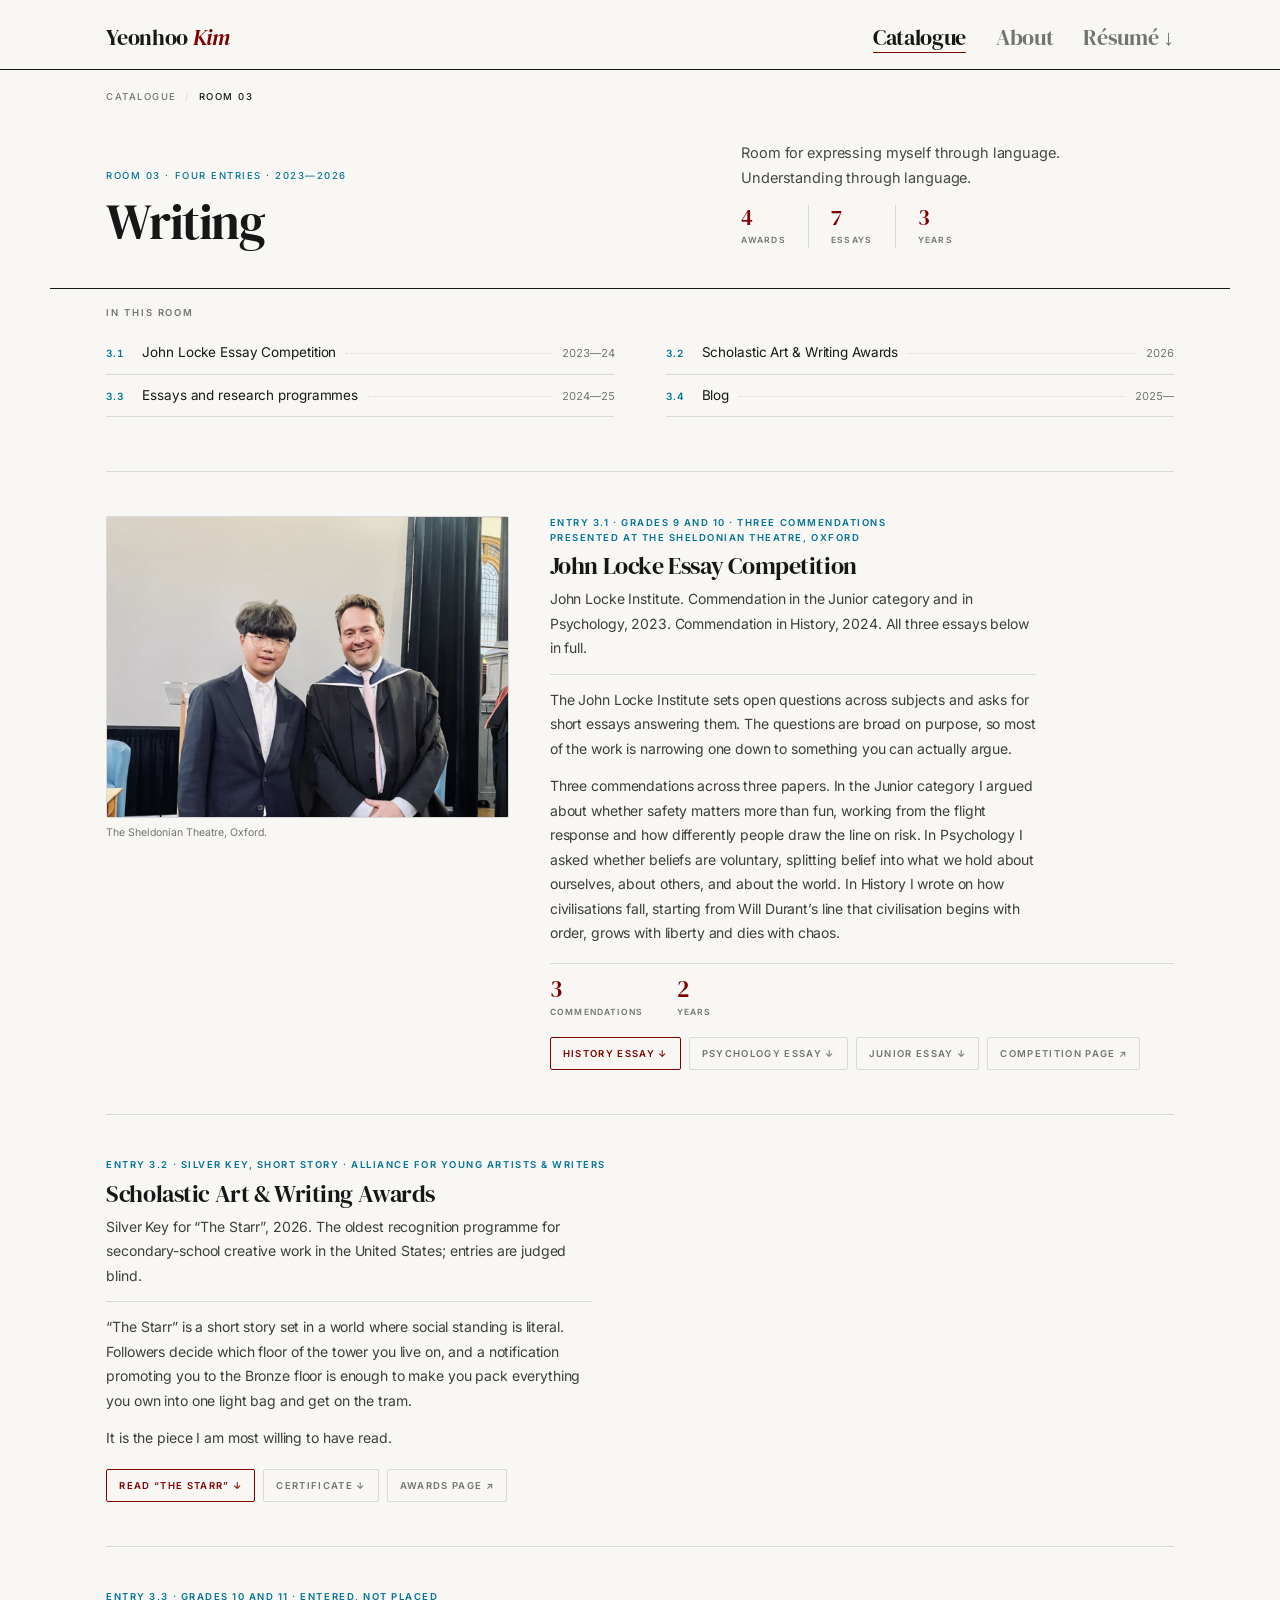
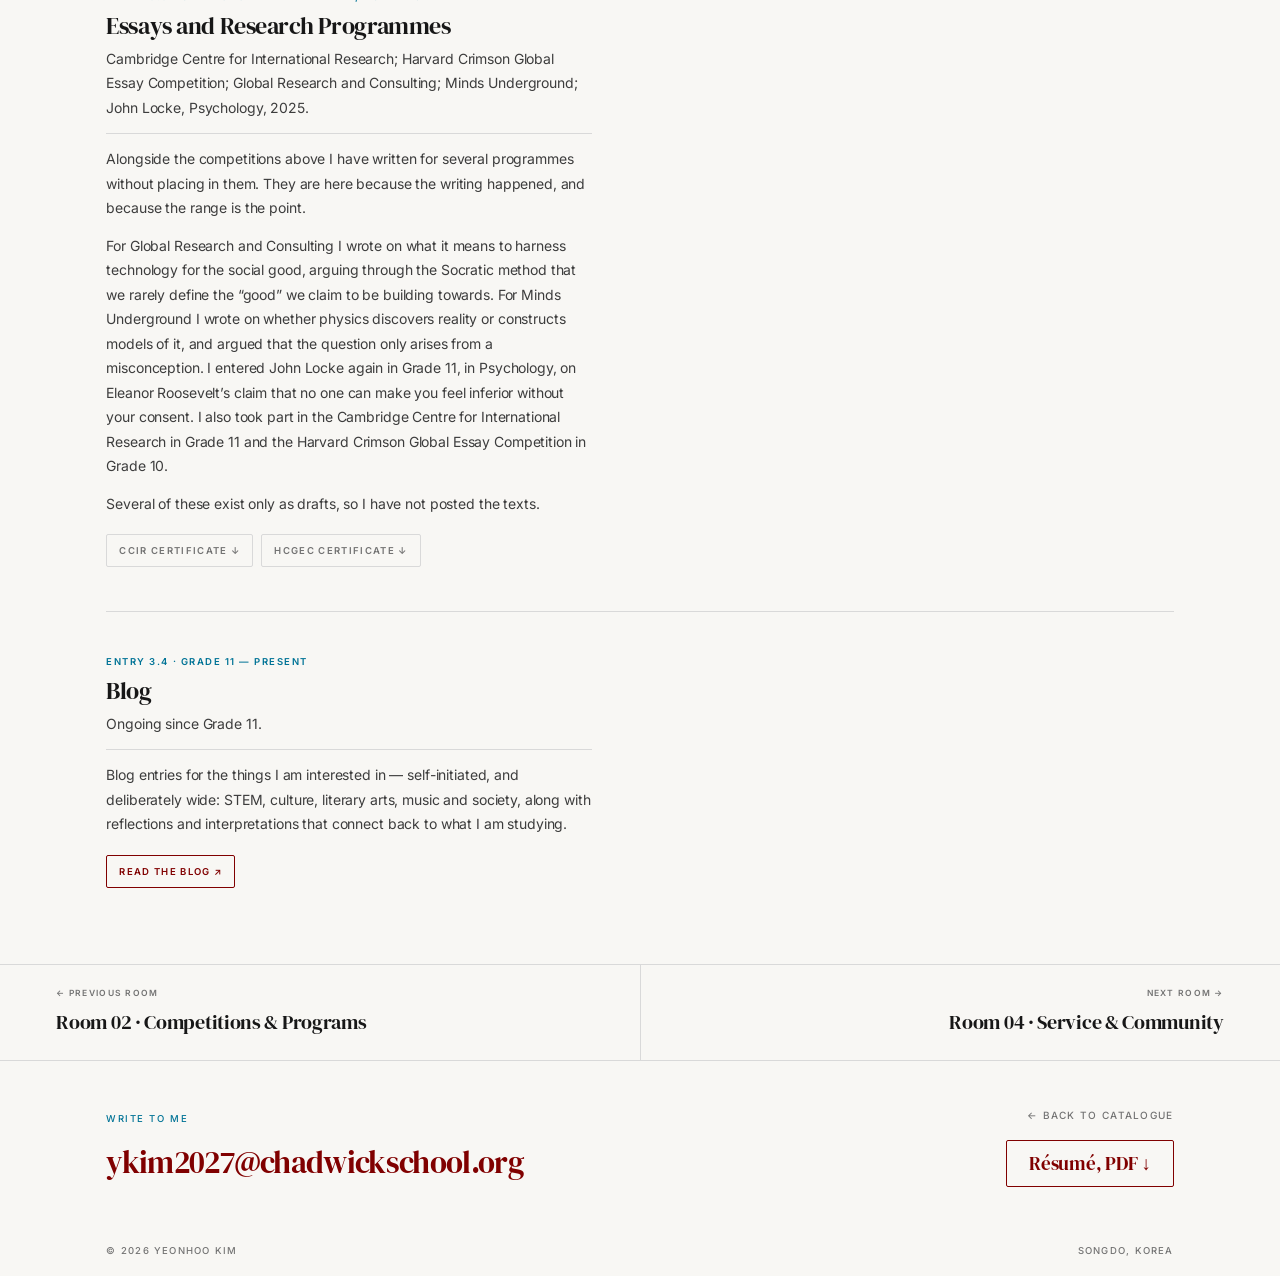
<file: rooms/writing.html>
<!DOCTYPE html>
<html lang="en">
<head>
  <meta charset="utf-8">
  <meta name="viewport" content="width=device-width, initial-scale=1">
  <title>Writing &mdash; Yeonhoo Kim</title>
  <meta name="description" content="Room 03 of the catalogue: Writing.">

  <link rel="preconnect" href="https://fonts.googleapis.com">
  <link rel="preconnect" href="https://fonts.gstatic.com" crossorigin>
  <link href="https://fonts.googleapis.com/css2?family=DM+Serif+Display:ital@0;1&family=Inter:wght@400;500;600&display=swap" rel="stylesheet">

  <link rel="stylesheet" href="../css/main.css">
  <link rel="stylesheet" href="../css/room-base.css">
  <link rel="stylesheet" href="../css/rooms/writing.css">
</head>
<body class="room-page" data-page="room" data-room="writing">
  <a class="skip-link" href="#main">Skip to content</a>

  <header class="site-header">
    <div class="shell header-inner">
      <a class="wordmark" href="../index.html">Yeonhoo <em>Kim</em></a>

      <button class="nav-toggle" type="button" aria-expanded="false" aria-controls="site-nav">Menu</button>

      <nav class="site-nav label" id="site-nav" aria-label="Main">
        <a href="../index.html" class="is-current">Catalogue</a>
        <a href="../about.html">About</a>
        <a href="../assets/resume/Yeonhoo-Kim-Resume.pdf" download>R&eacute;sum&eacute; &#8595;</a>
      </nav>
    </div>
  </header>

  <main id="main">

    <div class="shell crumb label">
      <a href="../index.html">Catalogue</a>
      <span class="crumb-sep">/</span>
      <span class="crumb-current">Room 03</span>
    </div>

    <header class="shell room-header">
      <div>
        <div class="room-kicker label label--deep">Room 03 &middot; Four entries &middot; 2023—2026</div>
        <h1 class="room-title">Writing</h1>
      </div>
      <div>
        <p class="room-intro">Room for expressing myself through language. Understanding through language.</p>
        <div class="room-stats">
          <div class="room-stat">
            <div class="room-stat-figure">4</div>
            <div class="room-stat-caption">Awards</div>
          </div>
          <div class="room-stat">
            <div class="room-stat-figure">7</div>
            <div class="room-stat-caption">Essays</div>
          </div>
          <div class="room-stat">
            <div class="room-stat-figure">3</div>
            <div class="room-stat-caption">Years</div>
          </div>
        </div>
      </div>
    </header>

    <section class="shell contents">
      <h2 class="contents-heading">In this room</h2>
      <div class="contents-list">
          <a href="#entry-3-1" data-entry-link>
            <span class="contents-num">3.1</span>
            <span>John Locke Essay Competition</span>
            <span class="contents-leader"></span>
            <span class="contents-meta">2023—24</span>
          </a>
          <a href="#entry-3-2" data-entry-link>
            <span class="contents-num">3.2</span>
            <span>Scholastic Art &amp; Writing Awards</span>
            <span class="contents-leader"></span>
            <span class="contents-meta">2026</span>
          </a>
          <a href="#entry-3-3" data-entry-link>
            <span class="contents-num">3.3</span>
            <span>Essays and research programmes</span>
            <span class="contents-leader"></span>
            <span class="contents-meta">2024—25</span>
          </a>
          <a href="#entry-3-4" data-entry-link>
            <span class="contents-num">3.4</span>
            <span>Blog</span>
            <span class="contents-leader"></span>
            <span class="contents-meta">2025—</span>
          </a>
      </div>
    </section>

    <section class="shell entries">
        <article class="entry" id="entry-3-1">
          <div class="entry-media">
            <figure>
              <img class="entry-shot is-photo" src="../assets/images/john-locke-oxford.jpg" alt="Yeonhoo at the John Locke Institute ceremony in Oxford" loading="lazy">
              <figcaption>The Sheldonian Theatre, Oxford.</figcaption>
            </figure>
          </div>
          <div class="entry-body">
            <div class="entry-number">Entry 3.1 &middot; Grades 9 and 10 &middot; Three commendations<br>Presented at the Sheldonian Theatre, Oxford</div>
            <h3 class="entry-title">John Locke Essay Competition</h3>
            <p class="entry-label">John Locke Institute. Commendation in the Junior category and in Psychology, 2023. Commendation in History, 2024. All three essays below in full.</p>
            <p>The John Locke Institute sets open questions across subjects and asks for short essays answering them. The questions are broad on purpose, so most of the work is narrowing one down to something you can actually argue.</p>
            <p>Three commendations across three papers. In the Junior category I argued about whether safety matters more than fun, working from the flight response and how differently people draw the line on risk. In Psychology I asked whether beliefs are voluntary, splitting belief into what we hold about ourselves, about others, and about the world. In History I wrote on how civilisations fall, starting from Will Durant&rsquo;s line that civilisation begins with order, grows with liberty and dies with chaos.</p>
            <div class="entry-facts">
          <div class="entry-fact-item">
            <div class="entry-fact-figure">3</div>
            <div class="entry-fact-caption">Commendations</div>
          </div>
          <div class="entry-fact-item">
            <div class="entry-fact-figure">2</div>
            <div class="entry-fact-caption">Years</div>
          </div>
            </div>
            <div class="chips">
              <a class="chip chip--primary" href="../assets/docs/john-locke-history-essay.pdf" download>History essay &#8595;</a>
              <a class="chip" href="../assets/docs/john-locke-psychology-essay.pdf" download>Psychology essay &#8595;</a>
              <a class="chip" href="../assets/docs/john-locke-junior-essay.pdf" download>Junior essay &#8595;</a>
              <a class="chip" href="https://www.johnlockeinstitute.com/essay-competition" target="_blank" rel="noopener">Competition page &#8599;</a>
            </div>
          </div>
        </article>
        <article class="entry entry--text" id="entry-3-2">
          <div class="entry-body">
            <div class="entry-number">Entry 3.2 &middot; Silver Key, Short Story &middot; Alliance for Young Artists &amp; Writers</div>
            <h3 class="entry-title">Scholastic Art &amp; Writing Awards</h3>
            <p class="entry-label">Silver Key for &ldquo;The Starr&rdquo;, 2026. The oldest recognition programme for secondary-school creative work in the United States; entries are judged blind.</p>
            <p>&ldquo;The Starr&rdquo; is a short story set in a world where social standing is literal. Followers decide which floor of the tower you live on, and a notification promoting you to the Bronze floor is enough to make you pack everything you own into one light bag and get on the tram.</p>
            <p>It is the piece I am most willing to have read.</p>
            <div class="chips">
              <a class="chip chip--primary" href="../assets/docs/the-starr-short-story.pdf" download>Read &ldquo;The Starr&rdquo; &#8595;</a>
              <a class="chip" href="../assets/docs/scholastic-silver-key-certificate.pdf" download>Certificate &#8595;</a>
              <a class="chip" href="https://www.artandwriting.org/" target="_blank" rel="noopener">Awards page &#8599;</a>
            </div>
          </div>
        </article>
        <article class="entry entry--text" id="entry-3-3">
          <div class="entry-body">
            <div class="entry-number">Entry 3.3 &middot; Grades 10 and 11 &middot; Entered, not placed</div>
            <h3 class="entry-title">Essays and Research Programmes</h3>
            <p class="entry-label">Cambridge Centre for International Research; Harvard Crimson Global Essay Competition; Global Research and Consulting; Minds Underground; John Locke, Psychology, 2025.</p>
            <p>Alongside the competitions above I have written for several programmes without placing in them. They are here because the writing happened, and because the range is the point.</p>
            <p>For Global Research and Consulting I wrote on what it means to harness technology for the social good, arguing through the Socratic method that we rarely define the &ldquo;good&rdquo; we claim to be building towards. For Minds Underground I wrote on whether physics discovers reality or constructs models of it, and argued that the question only arises from a misconception. I entered John Locke again in Grade 11, in Psychology, on Eleanor Roosevelt&rsquo;s claim that no one can make you feel inferior without your consent. I also took part in the Cambridge Centre for International Research in Grade 11 and the Harvard Crimson Global Essay Competition in Grade 10.</p>
            <p>Several of these exist only as drafts, so I have not posted the texts.</p>
            <div class="chips">
              <a class="chip" href="../assets/docs/ccir-certificate.pdf" download>CCIR certificate &#8595;</a>
              <a class="chip" href="../assets/docs/hcgec-certificate.pdf" download>HCGEC certificate &#8595;</a>
            </div>
          </div>
        </article>
        <article class="entry entry--text" id="entry-3-4">
          <div class="entry-body">
            <div class="entry-number">Entry 3.4 &middot; Grade 11 — present</div>
            <h3 class="entry-title">Blog</h3>
            <p class="entry-label">Ongoing since Grade 11.</p>
            <p>Blog entries for the things I am interested in &mdash; self-initiated, and deliberately wide: STEM, culture, literary arts, music and society, along with reflections and interpretations that connect back to what I am studying.</p>
            <div class="chips">
              <a class="chip chip--primary" href="https://kimyeonhoo.blogspot.com" target="_blank" rel="noopener">Read the blog &#8599;</a>
            </div>
          </div>
        </article>
    </section>

    <nav class="room-nav" aria-label="Rooms">
      <a href="competitions-programs.html">
        <div class="room-nav-label">&#8592; Previous room</div>
        <div class="room-nav-title">Room 02 &middot; Competitions &amp; Programs</div>
      </a>
      <a class="room-nav-next" href="service-community.html">
        <div class="room-nav-label">Next room &#8594;</div>
        <div class="room-nav-title">Room 04 &middot; Service &amp; Community</div>
      </a>
    </nav>

  </main>

  <footer class="shell site-footer">
      <div>
        <div class="footer-label label">Write to me</div>
        <a class="footer-email" href="mailto:ykim2027@chadwickschool.org">ykim2027@chadwickschool.org</a>
      </div>
      <div class="footer-links">
        <div class="footer-small"><a href="../index.html">&#8592; Back to catalogue</a></div>
        <a class="footer-resume" href="../assets/resume/Yeonhoo-Kim-Resume.pdf" download>R&eacute;sum&eacute;, PDF &#8595;</a>
      </div>
  </footer>

  <div class="shell footer-colophon">
    <span>&copy; <span data-current-year>2026</span> Yeonhoo Kim</span>
    <span>Songdo, Korea</span>
  </div>

  <script src="../js/main.js" defer></script>
  <script src="../js/room-base.js" defer></script>
  <script src="../js/rooms/writing.js" defer></script>
</body>
</html>
</file>
<file: css/main.css>
/* ==========================================================================
   main.css — shared foundation
   Loaded by every page. Contains design tokens, base type, the site header,
   the site footer, and components that appear on more than one page.
   Page-specific rules belong in the stylesheet named after that page.
   ========================================================================== */

/* --------------------------------------------------------------------------
   1. Design tokens
   Palette is locked. Change a value here and it changes everywhere.
   -------------------------------------------------------------------------- */
:root {
  /* palette */
  --paper:      #F8F7F4;   /* page background */
  --ink:        #171717;   /* main text */
  --maroon:     #800000;   /* primary — titles, italics, accents */
  --deep:       #007396;   /* labels, catalogue numbers */
  --slate:      #737373;   /* muted text */
  --rule:       #D9D9D9;   /* hairlines and borders */
  --bright:     #3EB1C8;   /* hover and focus ONLY — never at rest */

  /* derived surfaces */
  --tint:       #EDEBE6;   /* empty image frame fill */
  --tint-line:  #DFDCD5;   /* empty image frame diagonal */
  --row-hover:  #F2F0EB;   /* list row hover */

  /* type */
  --display: "DM Serif Display", "Iowan Old Style", "Palatino Linotype", Georgia, serif;
  --body:    "Inter", ui-sans-serif, -apple-system, BlinkMacSystemFont, "Segoe UI", Roboto, sans-serif;

  /* layout */
  --shell:  1180px;
  --gutter: clamp(20px, 4.4vw, 60px);
}

/* --------------------------------------------------------------------------
   2. Base
   -------------------------------------------------------------------------- */
*, *::before, *::after { box-sizing: border-box; }

html { -webkit-text-size-adjust: 100%; scroll-behavior: smooth; }

body {
  margin: 0;
  background: var(--paper);
  color: var(--ink);
  font-family: var(--body);
  font-size: 15px;
  line-height: 1.6;
  letter-spacing: -0.008em;
  -webkit-font-smoothing: antialiased;
  font-optical-sizing: auto;
}

img { max-width: 100%; display: block; }

a { color: inherit; }

:focus-visible {
  outline: 2px solid var(--bright);
  outline-offset: 3px;
}

@media (prefers-reduced-motion: reduce) {
  html { scroll-behavior: auto; }
  *, *::before, *::after { transition: none !important; animation: none !important; }
}

/* skip link — keyboard users land here first */
.skip-link {
  position: absolute;
  left: -9999px;
  top: 0;
  background: var(--maroon);
  color: var(--paper);
  padding: 10px 16px;
  font-size: 12px;
  font-weight: 600;
  z-index: 100;
  text-decoration: none;
}
.skip-link:focus { left: 8px; top: 8px; }

/* --------------------------------------------------------------------------
   3. Layout helpers
   -------------------------------------------------------------------------- */
.shell {
  max-width: var(--shell);
  margin-inline: auto;
  padding-inline: var(--gutter);
}

/* --------------------------------------------------------------------------
   4. Type utilities
   .label is the small-caps specimen label used throughout. Wide tracking at
   weight 500 is what replaced the monospace face — keep both values together.
   -------------------------------------------------------------------------- */
.label {
  font-weight: 500;
  text-transform: uppercase;
  letter-spacing: 0.16em;
  font-size: 9.5px;
  line-height: 1.4;
}

.label--deep  { color: var(--deep); }
.label--slate { color: var(--slate); }

/* DM Serif Display ships in ONE weight (400). Never synthesize bold or light —
   change size instead. Tracking tightens as the face grows. */
.display { font-family: var(--display); font-weight: 400; }

/* --------------------------------------------------------------------------
   5. Empty image frame
   Diagonal cross is the standard design-tool mark for an unfilled slot.
   Replace .is-blank with a real <img> when the photograph exists.
   -------------------------------------------------------------------------- */
.is-blank {
  background-color: var(--tint);
  background-image: url("data:image/svg+xml,%3Csvg xmlns='http://www.w3.org/2000/svg' preserveAspectRatio='none' viewBox='0 0 100 100'%3E%3Cpath d='M0 0 L100 100 M100 0 L0 100' stroke='%23DFDCD5' stroke-width='0.6' vector-effect='non-scaling-stroke'/%3E%3C/svg%3E");
  background-size: 100% 100%;
}

/* aspect-ratio utilities */
.ratio-16-9 { aspect-ratio: 16 / 9; }
.ratio-4-3  { aspect-ratio: 4 / 3; }
.ratio-4-5  { aspect-ratio: 4 / 5; }
.ratio-1-1  { aspect-ratio: 1 / 1; }

/* --------------------------------------------------------------------------
   6. Site header — identical on every page
   -------------------------------------------------------------------------- */
.site-header { border-bottom: 1.5px solid var(--ink); }

.header-inner {
  display: flex;
  align-items: baseline;
  justify-content: space-between;
  gap: 16px;
  padding-top: 26px;
  padding-bottom: 16px;
}

.wordmark {
  font-family: var(--display);
  font-weight: 400;
  font-size: 22px;
  letter-spacing: -0.015em;
  line-height: 1;
  text-decoration: none;
  color: var(--ink);
  flex: none;
}
/* the italic maroon appears exactly twice on the site: here and the homepage
   headline. Adding a third occurrence dilutes it. */
.wordmark em { font-style: italic; color: var(--maroon); }

.site-nav {
  display: flex;
  align-items: baseline;
  gap: clamp(12px, 2.2vw, 28px);
}

.site-nav a {
  color: var(--slate);
  text-decoration: none;
  transition: color 0.15s;
}
.site-nav a:hover { color: var(--maroon); }

.site-nav a.is-current {
  color: var(--ink);
  border-bottom: 1px solid var(--maroon);
  padding-bottom: 3px;
}

/* mobile menu button — hidden until the breakpoint */
.nav-toggle {
  display: none;
  flex: none;
  background: none;
  border: 1px solid var(--rule);
  border-radius: 2px;
  padding: 8px 11px;
  cursor: pointer;
  font-family: var(--body);
  font-size: 9.5px;
  font-weight: 600;
  letter-spacing: 0.16em;
  text-transform: uppercase;
  color: var(--ink);
  transition: border-color 0.15s, color 0.15s;
}
.nav-toggle:hover { border-color: var(--maroon); color: var(--maroon); }

/* --------------------------------------------------------------------------
   7. Breadcrumb
   -------------------------------------------------------------------------- */
.crumb {
  padding-top: 20px;
  display: flex;
  gap: 8px;
  align-items: center;
  flex-wrap: wrap;
  color: var(--slate);
}
.crumb a { color: var(--slate); text-decoration: none; transition: color 0.15s; }
.crumb a:hover { color: var(--maroon); }
.crumb-sep { color: var(--rule); }
.crumb-current { color: var(--ink); }

/* --------------------------------------------------------------------------
   8. Contents list — dotted-leader index
   Used on the homepage and inside every room.
   -------------------------------------------------------------------------- */
.contents { padding-top: 16px; padding-bottom: clamp(34px, 4.4vw, 54px); }
.contents--ruled { border-top: 1.5px solid var(--ink); }

.contents-heading {
  color: var(--slate);
  margin: 0 0 12px;
  font-size: 9.5px;
  font-weight: 600;
  letter-spacing: 0.2em;
  text-transform: uppercase;
}

.contents-list {
  display: grid;
  grid-template-columns: repeat(2, 1fr);
  gap: 0 clamp(24px, 4vw, 54px);
}

.contents-list a {
  display: flex;
  align-items: baseline;
  gap: 10px;
  padding: 10px 0;
  border-bottom: 1px solid var(--rule);
  text-decoration: none;
  font-size: 13.5px;
  letter-spacing: -0.008em;
  transition: color 0.15s;
}
.contents-list a:hover { color: var(--maroon); }

.contents-num {
  color: var(--deep);
  font-weight: 600;
  font-size: 10px;
  letter-spacing: 0.1em;
  flex: none;
  width: 26px;
  font-variant-numeric: tabular-nums;
}

.contents-leader {
  flex: 1;
  border-bottom: 1px dotted var(--rule);
  transform: translateY(-3px);
}

.contents-meta {
  font-size: 11px;
  color: var(--slate);
  font-variant-numeric: tabular-nums;
  flex: none;
}

/* --------------------------------------------------------------------------
   9. Link chips
   -------------------------------------------------------------------------- */
.chips { display: flex; flex-wrap: wrap; gap: 8px; }

.chip {
  border: 1px solid var(--rule);
  border-radius: 2px;
  padding: 8px 12px;
  text-decoration: none;
  color: var(--slate);
  font-size: 9.5px;
  font-weight: 600;
  letter-spacing: 0.14em;
  text-transform: uppercase;
  transition: background 0.15s, border-color 0.15s, color 0.15s;
}
.chip:hover { background: var(--bright); border-color: var(--bright); color: #0d2f36; }

.chip--primary { border-color: var(--maroon); color: var(--maroon); }
.chip--primary:hover { background: var(--maroon); border-color: var(--maroon); color: var(--paper); }

/* --------------------------------------------------------------------------
   10. Site footer — identical on every page
   -------------------------------------------------------------------------- */
.site-footer {
  border-top: 1.5px solid var(--maroon);
  padding-top: clamp(28px, 3.6vw, 44px);
  padding-bottom: clamp(28px, 3.6vw, 42px);
  display: grid;
  grid-template-columns: 1fr auto;
  gap: clamp(18px, 3vw, 40px);
  align-items: end;
}

.footer-label { color: var(--deep); margin-bottom: 12px; }

.footer-email {
  font-family: var(--display);
  font-weight: 400;
  font-size: clamp(19px, 2.7vw, 31px);
  color: var(--maroon);
  text-decoration: none;
  letter-spacing: -0.022em;
  border-bottom: 1px solid transparent;
  transition: border-color 0.15s;
  word-break: break-word;
}
.footer-email:hover { border-bottom-color: var(--bright); }

.footer-links {
  text-align: right;
  line-height: 2.1;
  font-size: 10px;
  font-weight: 500;
  letter-spacing: 0.13em;
  text-transform: uppercase;
  color: var(--slate);
}
.footer-links a { color: inherit; text-decoration: none; transition: color 0.15s; }
.footer-links a:hover { color: var(--maroon); }

.footer-colophon {
  padding-top: 14px;
  padding-bottom: 18px;
  font-size: 9.5px;
  font-weight: 500;
  letter-spacing: 0.13em;
  text-transform: uppercase;
  color: var(--slate);
  display: flex;
  justify-content: space-between;
  flex-wrap: wrap;
  gap: 8px;
}

/* --------------------------------------------------------------------------
   11. Responsive
   -------------------------------------------------------------------------- */
@media (max-width: 860px) {
  .contents-list { grid-template-columns: 1fr; }
  .site-footer { grid-template-columns: 1fr; }
  .footer-links { text-align: left; }
}

@media (max-width: 620px) {
  .header-inner { flex-wrap: wrap; align-items: center; }

  .nav-toggle { display: block; order: 2; }

  .site-nav {
    order: 3;
    flex-basis: 100%;
    flex-direction: column;
    align-items: flex-start;
    gap: 0;
    max-height: 0;
    overflow: hidden;
    transition: max-height 0.25s ease;
  }
  .site-nav.is-open { max-height: 260px; }

  .site-nav a {
    width: 100%;
    padding: 13px 0;
    border-bottom: 1px solid var(--rule);
  }
  .site-nav a.is-current { border-bottom-color: var(--maroon); padding-bottom: 13px; }
}

/* --------------------------------------------------------------------------
   12. Authoring aid — DELETE BEFORE PUBLISHING
   Every .draft-note marks something only Yeonhoo can write. They are styled
   to be impossible to mistake for finished content. When the site is ready,
   deleting every .draft-note block and this rule is the last step.
   -------------------------------------------------------------------------- */
.draft-note {
  border: 1px dashed var(--maroon);
  border-radius: 2px;
  padding: 14px 16px;
  margin-top: 18px;
  background: #FBF7F6;
  max-width: 56ch;
}

.draft-note-label {
  color: var(--maroon);
  font-size: 8.5px;
  font-weight: 600;
  letter-spacing: 0.16em;
  text-transform: uppercase;
  margin-bottom: 8px;
}

.draft-note ul {
  margin: 0;
  padding-left: 17px;
  font-size: 12.5px;
  line-height: 1.75;
  color: var(--slate);
  letter-spacing: -0.004em;
}
.draft-note li::marker { color: var(--maroon); }
.draft-note li + li { margin-top: 5px; }

/* the room-level note sits under the contents list, outside an entry */
.contents .draft-note { margin-top: 22px; }

/* entry facts need a wrapper class now that captions vary */
.entry-fact-item { min-width: 0; }

/* --------------------------------------------------------------------------
   13. Real images
   Replaces the .is-blank placeholder wherever a photograph now exists. The
   ratio utilities still control the box; object-fit stops the photo distorting.
   -------------------------------------------------------------------------- */
img.is-photo {
  width: 100%;
  height: 100%;
  object-fit: cover;
  display: block;
  background: var(--tint);
}

/* certificates and scans read better whole than cropped */
img.is-document {
  width: 100%;
  height: 100%;
  object-fit: contain;
  display: block;
  background: #FFFFFF;
}

figure { margin: 0; }

figcaption {
  font-size: 10.5px;
  line-height: 1.55;
  color: var(--slate);
  margin-top: 7px;
  letter-spacing: -0.002em;
}

/* --------------------------------------------------------------------------
   14. Larger navigation
   The nav now matches the wordmark: same face, same size. Dropping the
   uppercase and the wide tracking is deliberate — at 22px, letter-spaced
   capitals would run past 500px and collide with the name on a 13" laptop.
   Serif at sentence case reads as a peer of the wordmark instead of a label.
   -------------------------------------------------------------------------- */
.site-nav a {
  font-family: var(--display);
  font-weight: 400;
  font-size: 22px;
  line-height: 1;
  letter-spacing: -0.015em;
  text-transform: none;
}

.site-nav a.is-current { padding-bottom: 4px; }

/* margin rather than flex `gap` so spacing survives older rendering engines */
.site-nav { gap: 0; }
.site-nav a + a { margin-left: 30px; }

/* wordmark and nav shrink together, so they always match */
@media (max-width: 900px) {
  .wordmark { font-size: 19px; }
  .site-nav a { font-size: 19px; }
  .site-nav a + a { margin-left: 20px; }
}

@media (max-width: 620px) {
  .site-nav a { font-size: 21px; padding: 15px 0; }
  .site-nav a + a { margin-left: 0; }   /* stacked, not inline */
}

/* --------------------------------------------------------------------------
   15. Footer résumé button
   The résumé was a 10px line lost among the other footer links. As a bordered
   maroon button in the display face it balances the large email opposite it,
   and it is the one thing in the footer a reader is likely to want.
   -------------------------------------------------------------------------- */
.footer-small {
  font-size: 10px;
  font-weight: 500;
  letter-spacing: 0.13em;
  text-transform: uppercase;
  margin-bottom: 14px;
}

.footer-links a.footer-resume {
  display: inline-block;
  border: 1px solid var(--maroon);
  border-radius: 2px;
  padding: 13px 22px;
  font-family: var(--display);
  font-weight: 400;
  font-size: 19px;
  line-height: 1;
  letter-spacing: -0.012em;
  text-transform: none;
  color: var(--maroon);
  text-decoration: none;
  transition: background 0.15s, color 0.15s;
}
.footer-links a.footer-resume:hover { background: var(--maroon); color: var(--paper); }

@media (max-width: 620px) {
  .footer-links a.footer-resume { font-size: 17px; padding: 12px 18px; }
}
</file>
<file: css/index.css>
/* ==========================================================================
   index.css — homepage only
   The hero and the wall of room tiles. Nothing here is used elsewhere.
   ========================================================================== */

/* --------------------------------------------------------------------------
   Hero
   -------------------------------------------------------------------------- */
.hero {
  padding-top: clamp(38px, 5vw, 66px);
  padding-bottom: clamp(28px, 3.4vw, 42px);
  display: grid;
  grid-template-columns: 1.5fr 1fr;
  gap: clamp(20px, 4vw, 56px);
  align-items: end;
}

.hero-eyebrow { margin-bottom: 18px; }

.hero-title {
  font-family: var(--display);
  font-weight: 400;
  font-size: clamp(31px, 4.7vw, 53px);
  line-height: 1.03;
  letter-spacing: -0.028em;   /* tighten hard at display size */
  margin: 0;
}
.hero-title em { font-style: italic; color: var(--maroon); }

.hero-intro {
  font-size: 14.5px;
  line-height: 1.72;
  color: #474747;
  margin: 0;
  max-width: 40ch;
  letter-spacing: -0.009em;
}

/* --------------------------------------------------------------------------
   The wall
   Four-column grid. Rooms 01 and 04 span two columns — tile size is the only
   signal on this page telling a reader which categories carry the most weight.
   -------------------------------------------------------------------------- */
.wall {
  display: grid;
  grid-template-columns: repeat(4, 1fr);
  gap: clamp(12px, 1.7vw, 22px);
  padding-bottom: clamp(38px, 4.6vw, 58px);
}

.room-tile {
  grid-column: span 1;
  text-decoration: none;
  color: inherit;
  display: block;
}
.room-tile--wide { grid-column: span 2; }

.room-tile-frame {
  position: relative;
  border: 1px solid var(--rule);
  border-radius: 2px;
  overflow: hidden;
  transition: border-color 0.18s, transform 0.18s;
}
.room-tile:hover .room-tile-frame,
.room-tile:focus-visible .room-tile-frame {
  border-color: var(--bright);
  transform: translateY(-3px);
}

.room-tile-enter {
  position: absolute;
  right: 11px;
  bottom: 11px;
  background: var(--paper);
  color: var(--maroon);
  border-radius: 2px;
  padding: 5px 9px;
  font-size: 8.5px;
  font-weight: 600;
  letter-spacing: 0.14em;
  text-transform: uppercase;
  opacity: 0;
  transition: opacity 0.18s;
}
.room-tile:hover .room-tile-enter,
.room-tile:focus-visible .room-tile-enter { opacity: 1; }

.room-tile-label { padding-top: 10px; }

.room-tile-kicker {
  color: var(--deep);
  font-weight: 600;
  font-size: 9.5px;
  letter-spacing: 0.18em;
  text-transform: uppercase;
}

.room-tile-title {
  font-family: var(--display);
  font-weight: 400;
  font-size: 19px;
  line-height: 1.2;
  letter-spacing: -0.014em;
  margin: 5px 0 4px;
  transition: color 0.15s;
}
.room-tile:hover .room-tile-title { color: var(--maroon); }

.room-tile-caption {
  font-size: 11.5px;
  line-height: 1.55;
  color: var(--slate);
  letter-spacing: -0.004em;
  margin: 0;
}

/* --------------------------------------------------------------------------
   Responsive
   -------------------------------------------------------------------------- */
@media (max-width: 860px) {
  .hero { grid-template-columns: 1fr; align-items: start; }
  .wall { grid-template-columns: repeat(2, 1fr); }
  .room-tile--wide { grid-column: span 2; }
}

@media (max-width: 520px) {
  .wall { grid-template-columns: 1fr; }
  .room-tile--wide { grid-column: span 1; }
}

/* --------------------------------------------------------------------------
   Typographic tiles
   Two rooms have no photograph yet. Rather than show an empty placeholder on
   the most important page of the site, those tiles carry their room number as
   the image. Swap in <img class="is-photo"> when a photo exists and delete the
   --type modifier.
   -------------------------------------------------------------------------- */
.room-tile-frame--type {
  background: var(--tint);
  display: flex;
  align-items: center;
  justify-content: center;
  overflow: hidden;
}

.room-tile-numeral {
  font-family: var(--display);
  font-weight: 400;
  font-size: clamp(64px, 13vw, 150px);
  line-height: 0.8;
  color: var(--maroon);
  opacity: 0.16;
  letter-spacing: -0.04em;
  user-select: none;
}

.room-tile-frame img { width: 100%; height: 100%; object-fit: cover; display: block; }
</file>
<file: css/about.css>
/* ==========================================================================
   about.css — About page only

   The About page is intentionally unbuilt. These rules cover the placeholder
   state and the portrait-plus-prose layout it will most likely become.
   Delete .about-placeholder once real content lands.
   ========================================================================== */

/* --------------------------------------------------------------------------
   Placeholder state — remove when content is written
   -------------------------------------------------------------------------- */
.about-placeholder {
  padding-top: clamp(56px, 8vw, 110px);
  padding-bottom: clamp(56px, 8vw, 110px);
  max-width: 52ch;
}

.about-placeholder-title {
  font-family: var(--display);
  font-weight: 400;
  font-size: clamp(30px, 4.4vw, 50px);
  line-height: 1.04;
  letter-spacing: -0.028em;
  margin: 14px 0 18px;
}

.about-placeholder p {
  font-size: 14.5px;
  line-height: 1.75;
  color: var(--slate);
  margin: 0 0 14px;
  letter-spacing: -0.009em;
}

/* --------------------------------------------------------------------------
   Intended layout — portrait beside prose.
   Unused until the placeholder is replaced; kept here so the structure is
   already decided rather than improvised later.
   -------------------------------------------------------------------------- */
.about {
  display: grid;
  grid-template-columns: 200px 1fr;
  gap: clamp(20px, 3.4vw, 48px);
  align-items: start;
  padding-top: clamp(34px, 4.4vw, 58px);
  padding-bottom: clamp(46px, 6vw, 78px);
}

.about-portrait {
  position: relative;
  aspect-ratio: 4 / 5;
  border: 1px solid var(--rule);
  border-radius: 2px;
}
/* offset maroon frame, echoing the catalogue's object treatment */
.about-portrait::after {
  content: "";
  position: absolute;
  inset: 10px -10px -10px 10px;
  border: 1px solid var(--maroon);
  z-index: -1;
}

.about-body p {
  font-size: 14.5px;
  line-height: 1.78;
  color: #3d3d3d;
  margin: 0 0 15px;
  max-width: 58ch;
  letter-spacing: -0.009em;
}

/* opening paragraph carries the serif — sets it apart as a statement */
.about-body p:first-of-type {
  font-family: var(--display);
  font-size: clamp(17px, 2vw, 21px);
  line-height: 1.5;
  color: var(--ink);
  letter-spacing: -0.015em;
}

@media (max-width: 640px) {
  .about { grid-template-columns: 1fr; }
  .about-portrait { max-width: 180px; }
}

/* --------------------------------------------------------------------------
   Live layout — replaces the placeholder state above.
   The portrait sits inside a <figure>, so the offset maroon frame is drawn on
   the figure rather than the image itself.
   -------------------------------------------------------------------------- */
.about > figure { position: relative; }

.about > figure::after {
  content: "";
  position: absolute;
  inset: 10px -10px -10px 10px;
  border: 1px solid var(--maroon);
  z-index: -1;
}

.about-portrait {
  aspect-ratio: 4 / 5;
  border: 1px solid var(--rule);
  border-radius: 2px;
}

.about-body > .label { margin-bottom: 16px; }
.about-body .chip { margin-top: 22px; display: inline-block; }

/* --------------------------------------------------------------------------
   Larger portrait
   The column was 200px, which made the photograph an afterthought beside the
   prose. At 300px it holds its own without pushing the text measure below a
   comfortable line length.
   -------------------------------------------------------------------------- */
.about { grid-template-columns: minmax(240px, 320px) 1fr; }

@media (max-width: 760px) {
  .about { grid-template-columns: 1fr; }
  .about > figure { max-width: 320px; }
}
</file>
<file: css/room-base.css>
/* ==========================================================================
   room-base.css — the category page template
   Shared by all six room pages. Room-specific overrides go in the stylesheet
   named after that room, e.g. css/rooms/physics-research.css.

   Note: this file is a deliberate addition to the one-stylesheet-per-page
   rule. All six rooms use an identical layout, so duplicating ~250 lines six
   times would mean six places to fix every future change.
   ========================================================================== */

/* --------------------------------------------------------------------------
   Room header
   -------------------------------------------------------------------------- */
.room-header {
  padding-top: clamp(24px, 3vw, 38px);
  padding-bottom: clamp(26px, 3.2vw, 40px);
  display: grid;
  grid-template-columns: 1.35fr 1fr;
  gap: clamp(20px, 4vw, 56px);
  align-items: end;
  border-bottom: 1.5px solid var(--ink);
}

.room-kicker { margin-bottom: 14px; }

.room-title {
  font-family: var(--display);
  font-weight: 400;
  font-size: clamp(30px, 4.4vw, 50px);
  line-height: 1.04;
  letter-spacing: -0.028em;
  margin: 0;
}

.room-intro {
  font-size: 14.5px;
  line-height: 1.72;
  color: #474747;
  margin: 0;
  max-width: 40ch;
  letter-spacing: -0.009em;
}

/* headline figures — three at most, or they stop being figures */
.room-stats {
  display: flex;
  flex-wrap: wrap;
  gap: 0;
  padding-top: 14px;
}
.room-stat {
  padding-right: 22px;
  margin-right: 22px;
  border-right: 1px solid var(--rule);
}
.room-stat:last-child { border-right: 0; margin-right: 0; padding-right: 0; }

.room-stat-figure {
  font-family: var(--display);
  font-size: 22px;
  color: var(--maroon);
  line-height: 1.1;
}
.room-stat-caption {
  font-size: 8.5px;
  font-weight: 600;
  letter-spacing: 0.15em;
  text-transform: uppercase;
  color: var(--slate);
  margin-top: 5px;
}

/* --------------------------------------------------------------------------
   Entries
   -------------------------------------------------------------------------- */
.entries { padding-bottom: clamp(20px, 2.6vw, 32px); }

.entry {
  display: grid;
  grid-template-columns: minmax(180px, 1fr) 1.55fr;
  gap: clamp(18px, 3.2vw, 46px);
  padding: clamp(26px, 3.4vw, 44px) 0;
  border-top: 1px solid var(--rule);
  scroll-margin-top: 24px;   /* so anchor jumps don't clip the number */
}

/* brief flash when a reader jumps here from the index — see room-base.js */
.entry.is-targeted { background: var(--row-hover); transition: background 0.4s; }

.entry-media { min-width: 0; }

.entry-shot {
  aspect-ratio: 4 / 3;
  border: 1px solid var(--rule);
  border-radius: 2px;
}

.entry-thumbs {
  display: grid;
  grid-template-columns: repeat(3, 1fr);
  gap: 7px;
  margin-top: 7px;
}
.entry-thumb {
  aspect-ratio: 1 / 1;
  border: 1px solid var(--rule);
  border-radius: 2px;
}

.entry-body { min-width: 0; }

.entry-number {
  color: var(--deep);
  font-weight: 600;
  font-size: 9.5px;
  letter-spacing: 0.16em;
  text-transform: uppercase;
  line-height: 1.55;
}

.entry-title {
  font-family: var(--display);
  font-weight: 400;
  font-size: clamp(19px, 2.2vw, 24px);
  line-height: 1.2;
  letter-spacing: -0.018em;
  margin: 7px 0 6px;
}

/* the museum label line — medium, materials, dimensions, year */
.entry-label {
  font-size: 11.5px;
  line-height: 1.55;
  color: var(--slate);
  letter-spacing: -0.004em;
  padding-bottom: 13px;
  border-bottom: 1px solid var(--rule);
  margin-bottom: 14px;
}

.entry-body p {
  font-size: 14px;
  line-height: 1.75;
  color: #3d3d3d;
  margin: 0 0 13px;
  max-width: 54ch;
  letter-spacing: -0.009em;
}
.entry-body p:last-of-type { margin-bottom: 0; }
.entry-body p strong { font-weight: 600; color: var(--ink); }

.entry-facts {
  display: flex;
  flex-wrap: wrap;
  gap: clamp(16px, 2.6vw, 34px);
  margin-top: 17px;
  border-top: 1px solid var(--rule);
  padding-top: 14px;
}
.entry-fact-figure {
  font-family: var(--display);
  font-size: 23px;
  color: var(--maroon);
  line-height: 1;
}
.entry-fact-caption {
  font-size: 8.5px;
  font-weight: 600;
  letter-spacing: 0.14em;
  text-transform: uppercase;
  color: var(--slate);
  margin-top: 5px;
}

.entry .chips { margin-top: 18px; }

/* --------------------------------------------------------------------------
   Room-to-room navigation
   A reader who finishes a room is warm. Give them a door, not a dead end.
   -------------------------------------------------------------------------- */
.room-nav {
  display: grid;
  grid-template-columns: 1fr 1fr;
  gap: 1px;
  background: var(--rule);
  border-top: 1px solid var(--rule);
  border-bottom: 1px solid var(--rule);
}

.room-nav a {
  background: var(--paper);
  padding: 22px var(--gutter);
  text-decoration: none;
  color: inherit;
  transition: background 0.15s;
}
.room-nav a:hover { background: var(--row-hover); }

.room-nav-label {
  color: var(--slate);
  font-size: 8.5px;
  font-weight: 600;
  letter-spacing: 0.15em;
  text-transform: uppercase;
}

.room-nav-title {
  font-family: var(--display);
  font-size: 20px;
  letter-spacing: -0.015em;
  margin-top: 6px;
  transition: color 0.15s;
}
.room-nav a:hover .room-nav-title { color: var(--maroon); }

.room-nav-next { text-align: right; }

/* the footer sits directly under room-nav, which already draws a rule */
.room-page .site-footer { border-top: 0; }

/* --------------------------------------------------------------------------
   Responsive
   -------------------------------------------------------------------------- */
@media (max-width: 860px) {
  .room-header { grid-template-columns: 1fr; align-items: start; }
  .room-nav { grid-template-columns: 1fr; }
  .room-nav-next { text-align: left; }
}

@media (max-width: 820px) {
  .entry { grid-template-columns: 1fr; }
}

/* --------------------------------------------------------------------------
   Entry variants
   Not every entry has a photograph, and forcing an empty frame into the media
   column makes a finished page look unfinished. Entries without media run
   full width instead, with the text measure holding the line length.
   -------------------------------------------------------------------------- */
.entry--text { grid-template-columns: 1fr; }
.entry--text .entry-body { max-width: 62ch; }

/* full-width entry with media underneath rather than beside */
.entry--wide { grid-template-columns: 1fr; }
.entry--wide .entry-body { max-width: none; }
.entry--wide .entry-body p { max-width: 68ch; }

/* --------------------------------------------------------------------------
   Media below an entry — recordings, extra stills
   -------------------------------------------------------------------------- */
.entry-media-below {
  margin-top: clamp(20px, 2.6vw, 32px);
  padding-top: clamp(18px, 2.2vw, 26px);
  border-top: 1px solid var(--rule);
}

.media-heading {
  font-size: 9.5px;
  font-weight: 600;
  letter-spacing: 0.18em;
  text-transform: uppercase;
  color: var(--slate);
  margin: 0 0 14px;
}

.media-grid {
  display: grid;
  grid-template-columns: repeat(auto-fit, minmax(260px, 1fr));
  gap: clamp(14px, 2vw, 22px);
}

.media-grid video {
  width: 100%;
  display: block;
  border: 1px solid var(--rule);
  border-radius: 2px;
  background: var(--ink);
}

.media-grid figcaption { margin-top: 8px; }
.media-grid figcaption strong {
  display: block;
  font-family: var(--display);
  font-weight: 400;
  font-size: 15px;
  color: var(--ink);
  letter-spacing: -0.01em;
  margin-bottom: 2px;
}

/* a linked recording that has no local file */
.media-link {
  border: 1px solid var(--rule);
  border-radius: 2px;
  padding: 16px 17px;
  text-decoration: none;
  color: inherit;
  display: block;
  transition: border-color 0.15s, background 0.15s;
}
.media-link:hover { border-color: var(--bright); background: var(--row-hover); }
.media-link strong {
  display: block;
  font-family: var(--display);
  font-weight: 400;
  font-size: 16px;
  letter-spacing: -0.01em;
  margin-bottom: 4px;
}
.media-link span { font-size: 11.5px; color: var(--slate); }

/* --------------------------------------------------------------------------
   Thumbnails
   A strip of up to three squares under the main photograph. The column already
   sets the width, so the grid only has to divide it.
   -------------------------------------------------------------------------- */
.entry-thumb {
  aspect-ratio: 1 / 1;
  border: 1px solid var(--rule);
  border-radius: 2px;
  width: 100%;
  height: auto;
  object-fit: cover;
  display: block;
  background: var(--tint);
}

/* diagrams and plots are padded to square already — show them whole */
.entry-thumb.is-document { object-fit: contain; background: #FFFFFF; }

.entry-media > .entry-thumbs { margin-top: 7px; }

/* --------------------------------------------------------------------------
   Lead image on a full-width entry
   -------------------------------------------------------------------------- */
.entry-lead {
  margin-bottom: clamp(18px, 2.4vw, 28px);
  border: 1px solid var(--rule);
  border-radius: 2px;
  overflow: hidden;
}
.entry-lead img { width: 100%; height: 100%; object-fit: cover; display: block; }
</file>
<file: css/rooms/competitions-programs.css>
/* ==========================================================================
   competitions-programs.css — Room 02 only

   The category layout lives in css/room-base.css. This file is for anything
   true of this room alone. Empty on purpose; it loads after room-base.css, so
   anything here overrides it.
   ========================================================================== */
</file>
<file: css/rooms/music.css>
/* ==========================================================================
   music.css — Room 05 only

   The category layout lives in css/room-base.css. This file is for anything
   true of this room alone. Empty on purpose; it loads after room-base.css, so
   anything here overrides it.
   ========================================================================== */

/* Room 05 runs the jazz band entry full width with the recordings underneath,
   because three video players do not fit in the narrow media column. */
.entry--wide .entry-media-below { max-width: none; }

.entry--wide .media-grid {
  grid-template-columns: repeat(auto-fit, minmax(280px, 1fr));
}
</file>
<file: css/rooms/physics-research.css>
/* ==========================================================================
   physics-research.css — Room 01 only

   The category layout lives in css/room-base.css. This file is for anything
   true of this room alone. Empty on purpose; it loads after room-base.css, so
   anything here overrides it.
   ========================================================================== */
</file>
<file: css/rooms/service-community.css>
/* ==========================================================================
   service-community.css — Room 04 only

   The category layout lives in css/room-base.css. This file is for anything
   true of this room alone. Empty on purpose; it loads after room-base.css, so
   anything here overrides it.
   ========================================================================== */
</file>
<file: css/rooms/sport-discipline.css>
/* ==========================================================================
   sport-discipline.css — Room 06 only

   The category layout lives in css/room-base.css. This file is for anything
   true of this room alone. Empty on purpose; it loads after room-base.css, so
   anything here overrides it.
   ========================================================================== */
</file>
<file: css/rooms/writing.css>
/* ==========================================================================
   writing.css — Room 03 only

   The category layout lives in css/room-base.css. This file is for anything
   true of this room alone. Empty on purpose; it loads after room-base.css, so
   anything here overrides it.
   ========================================================================== */
</file>
